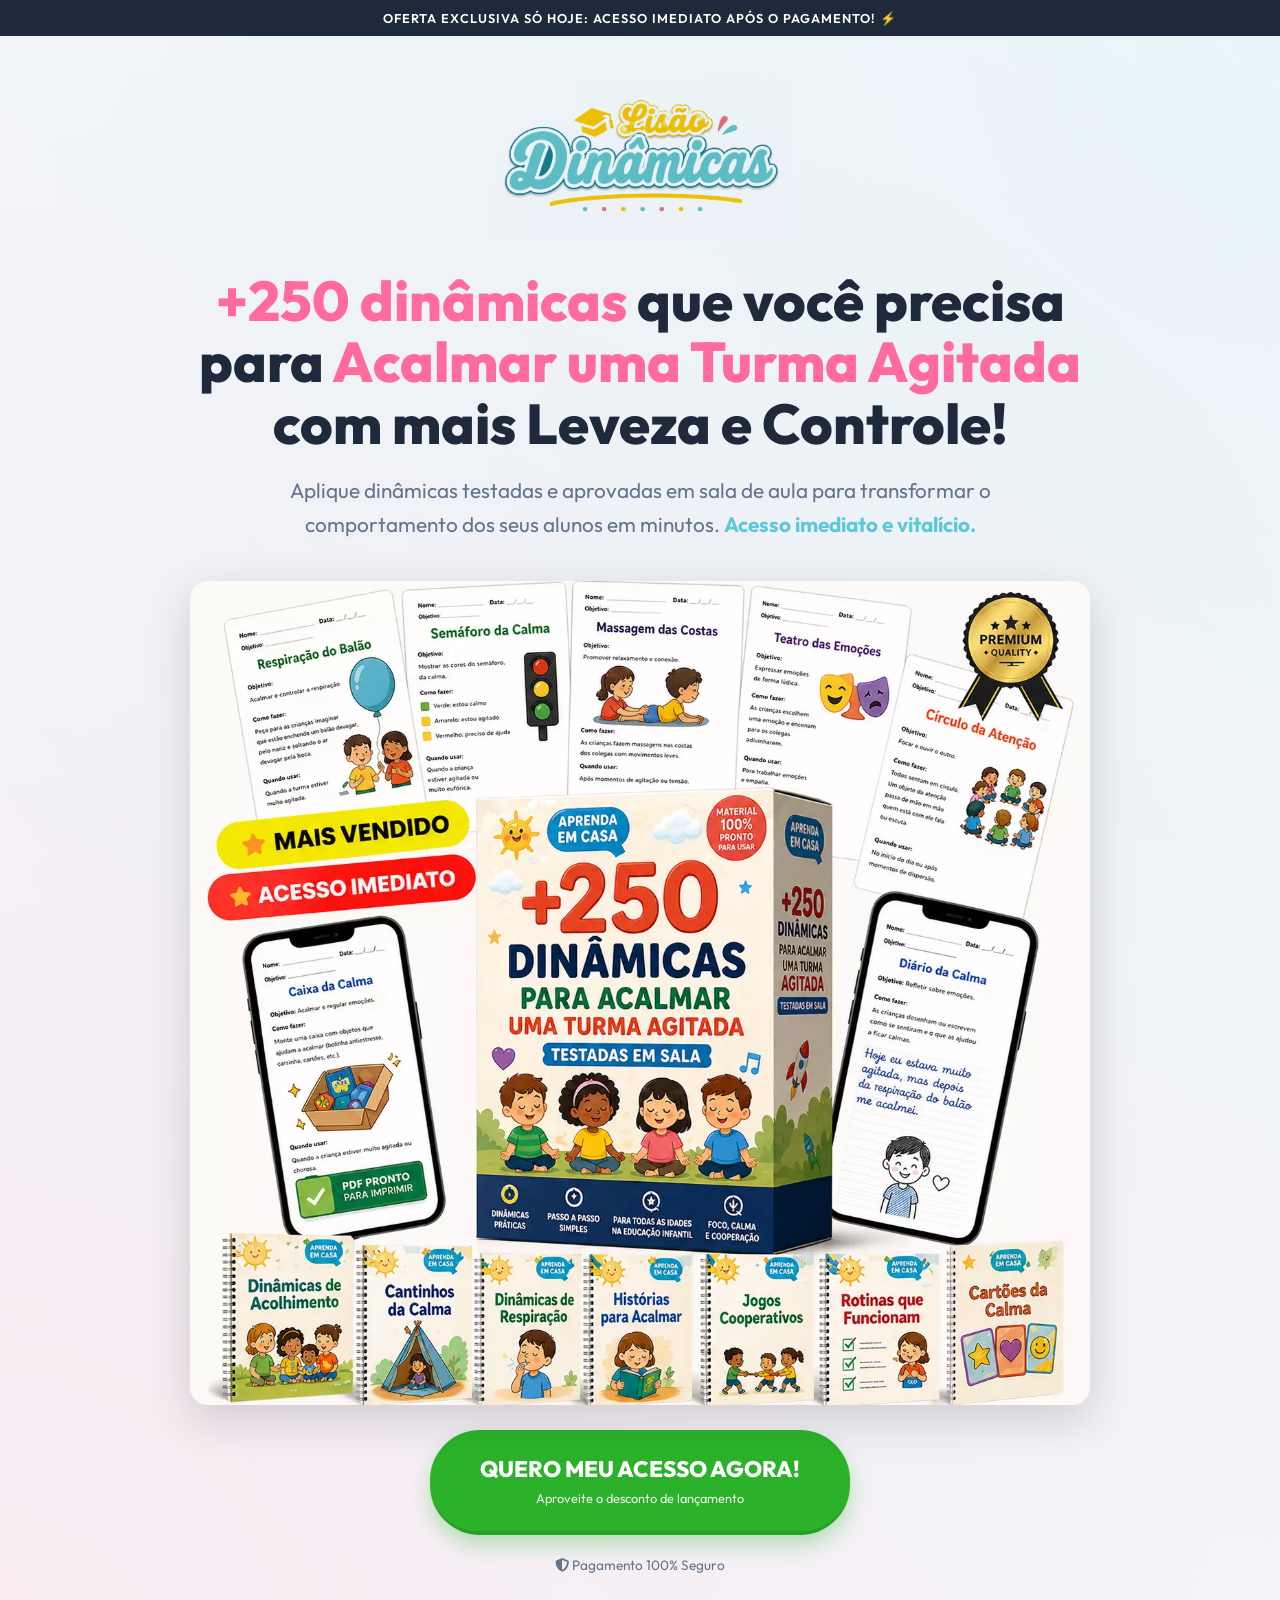
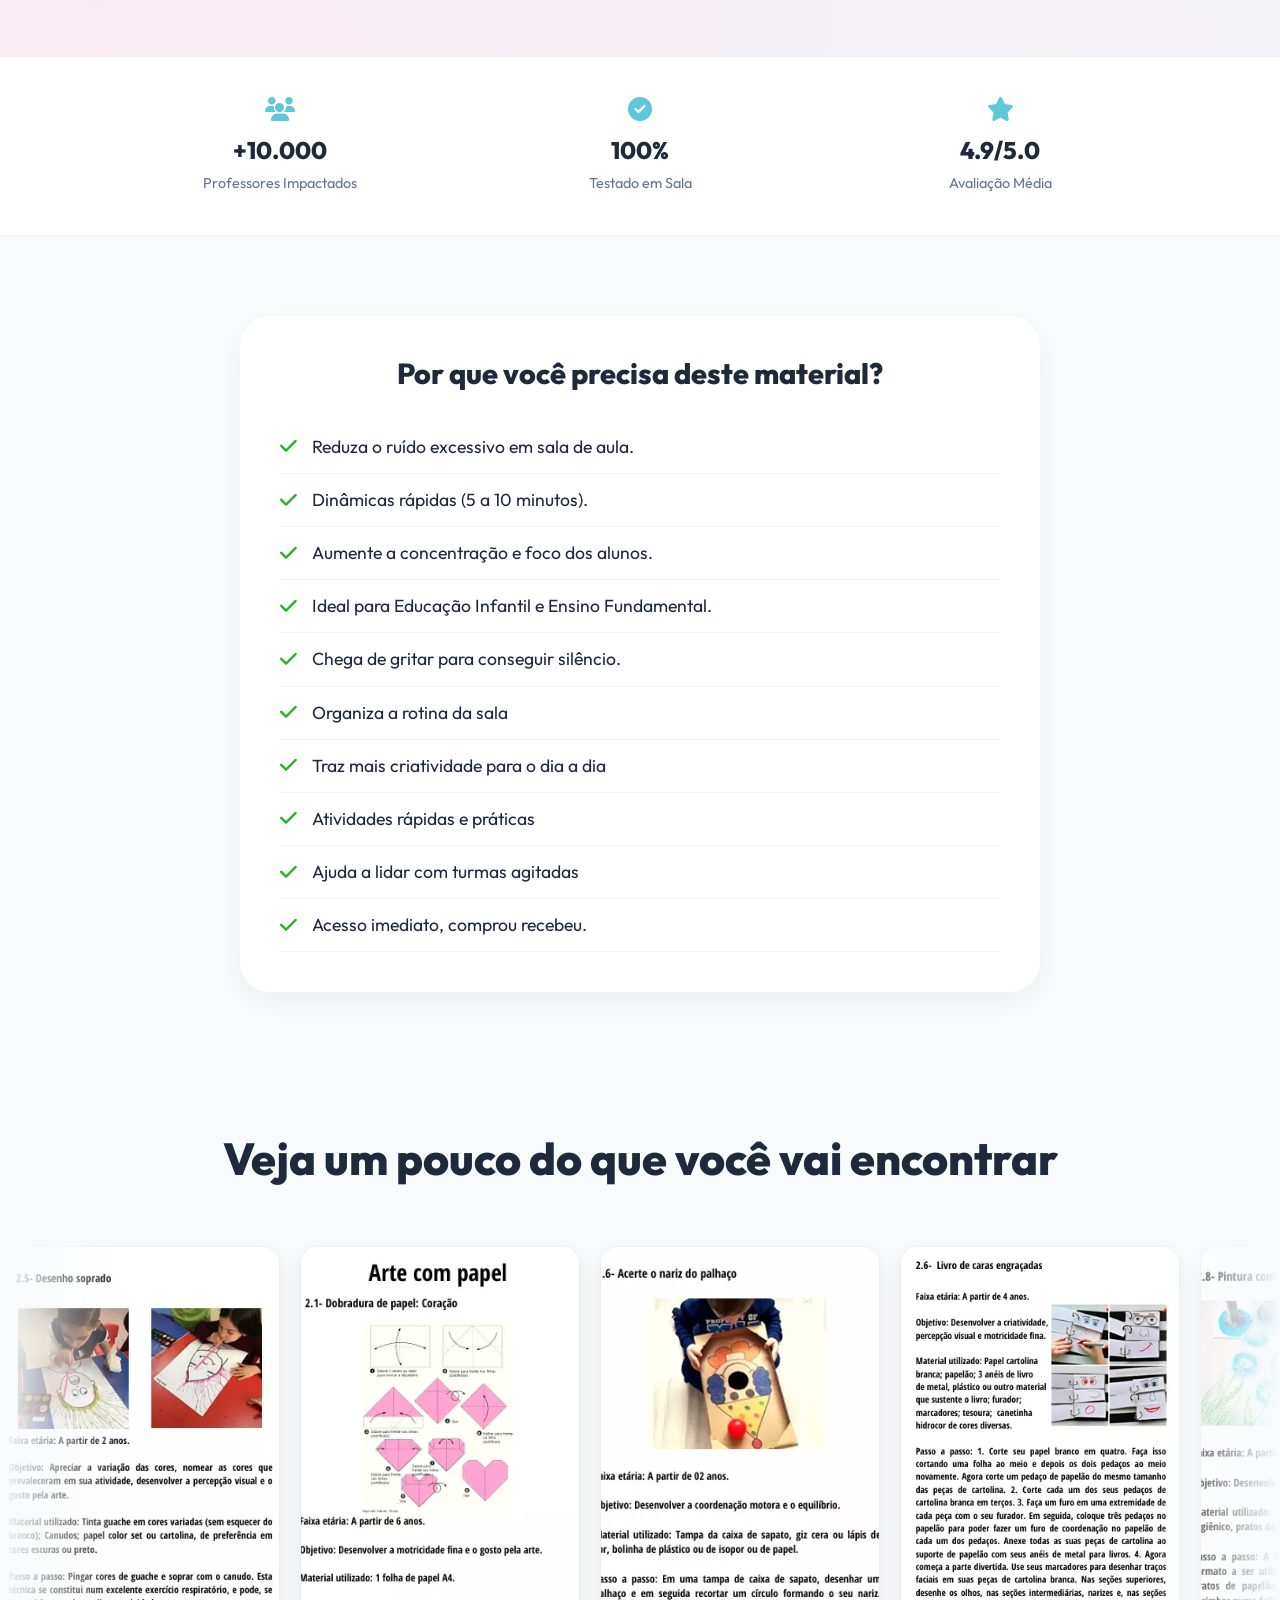
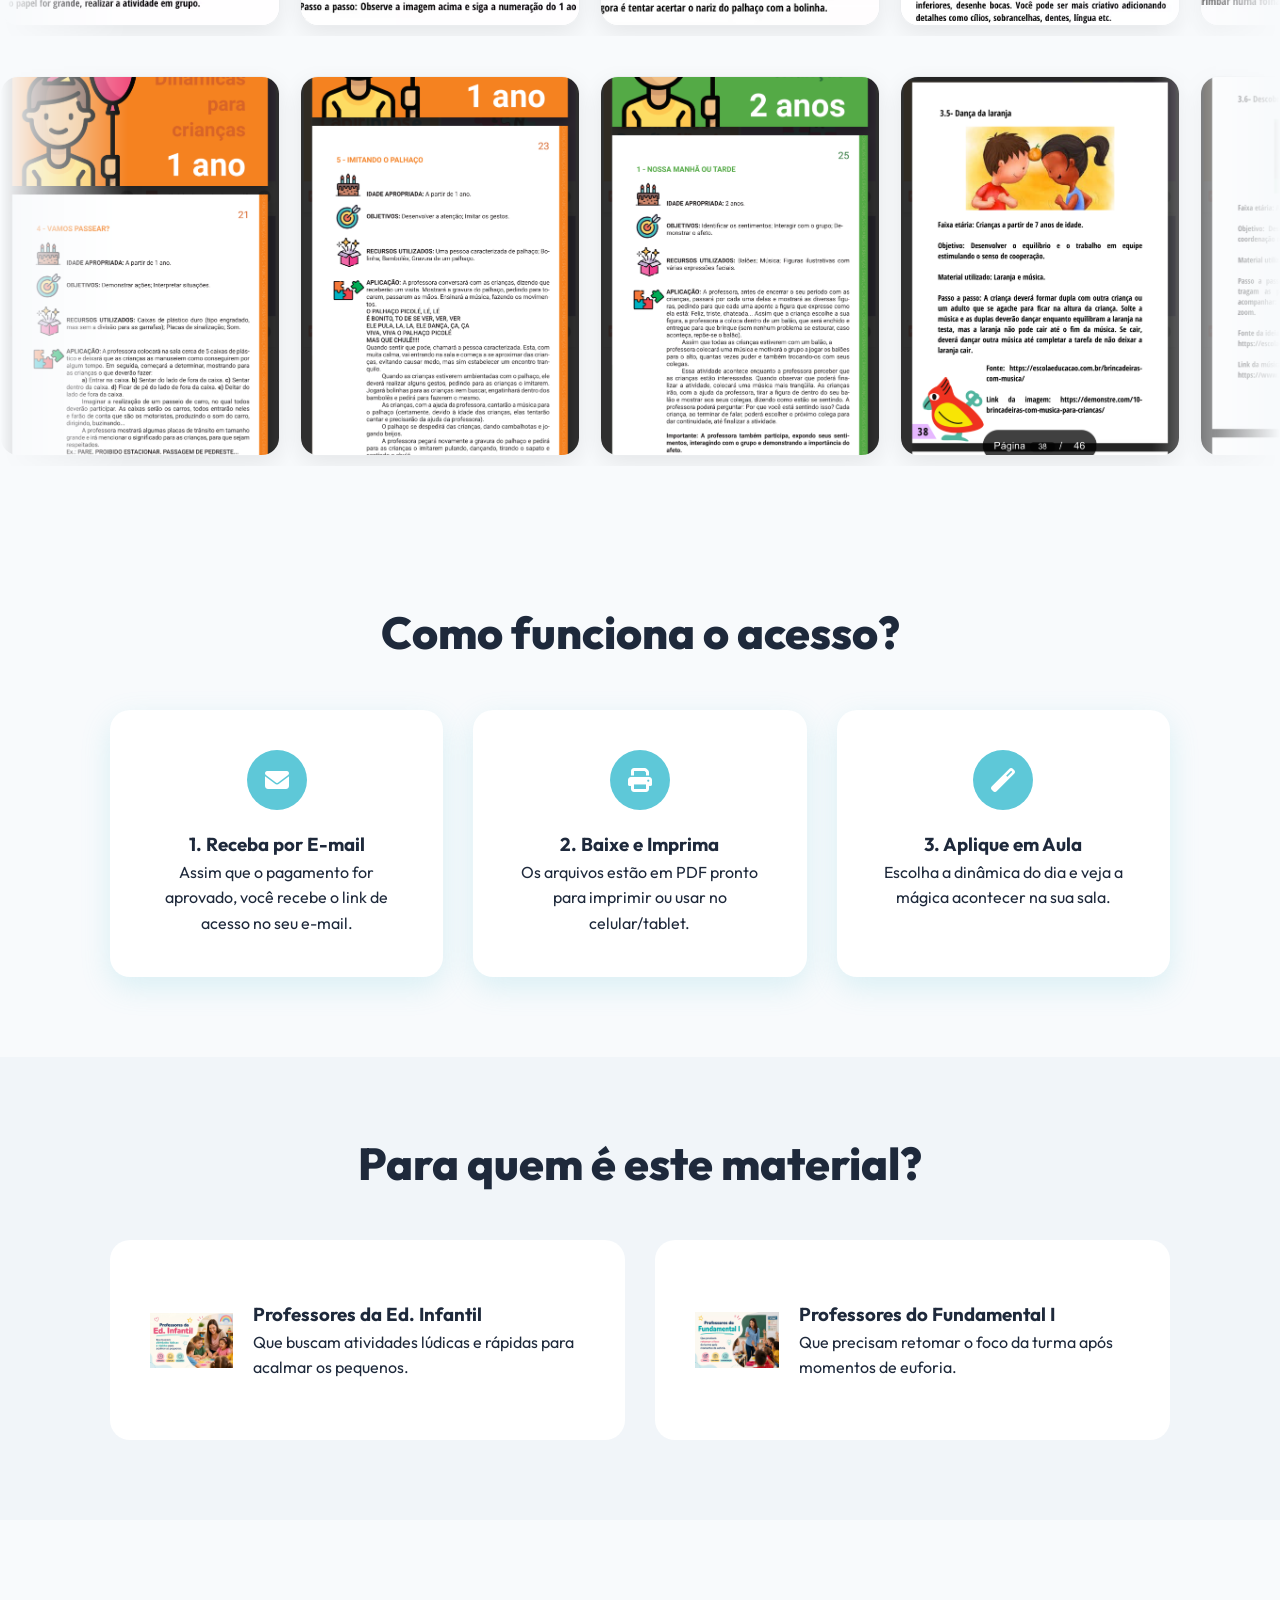
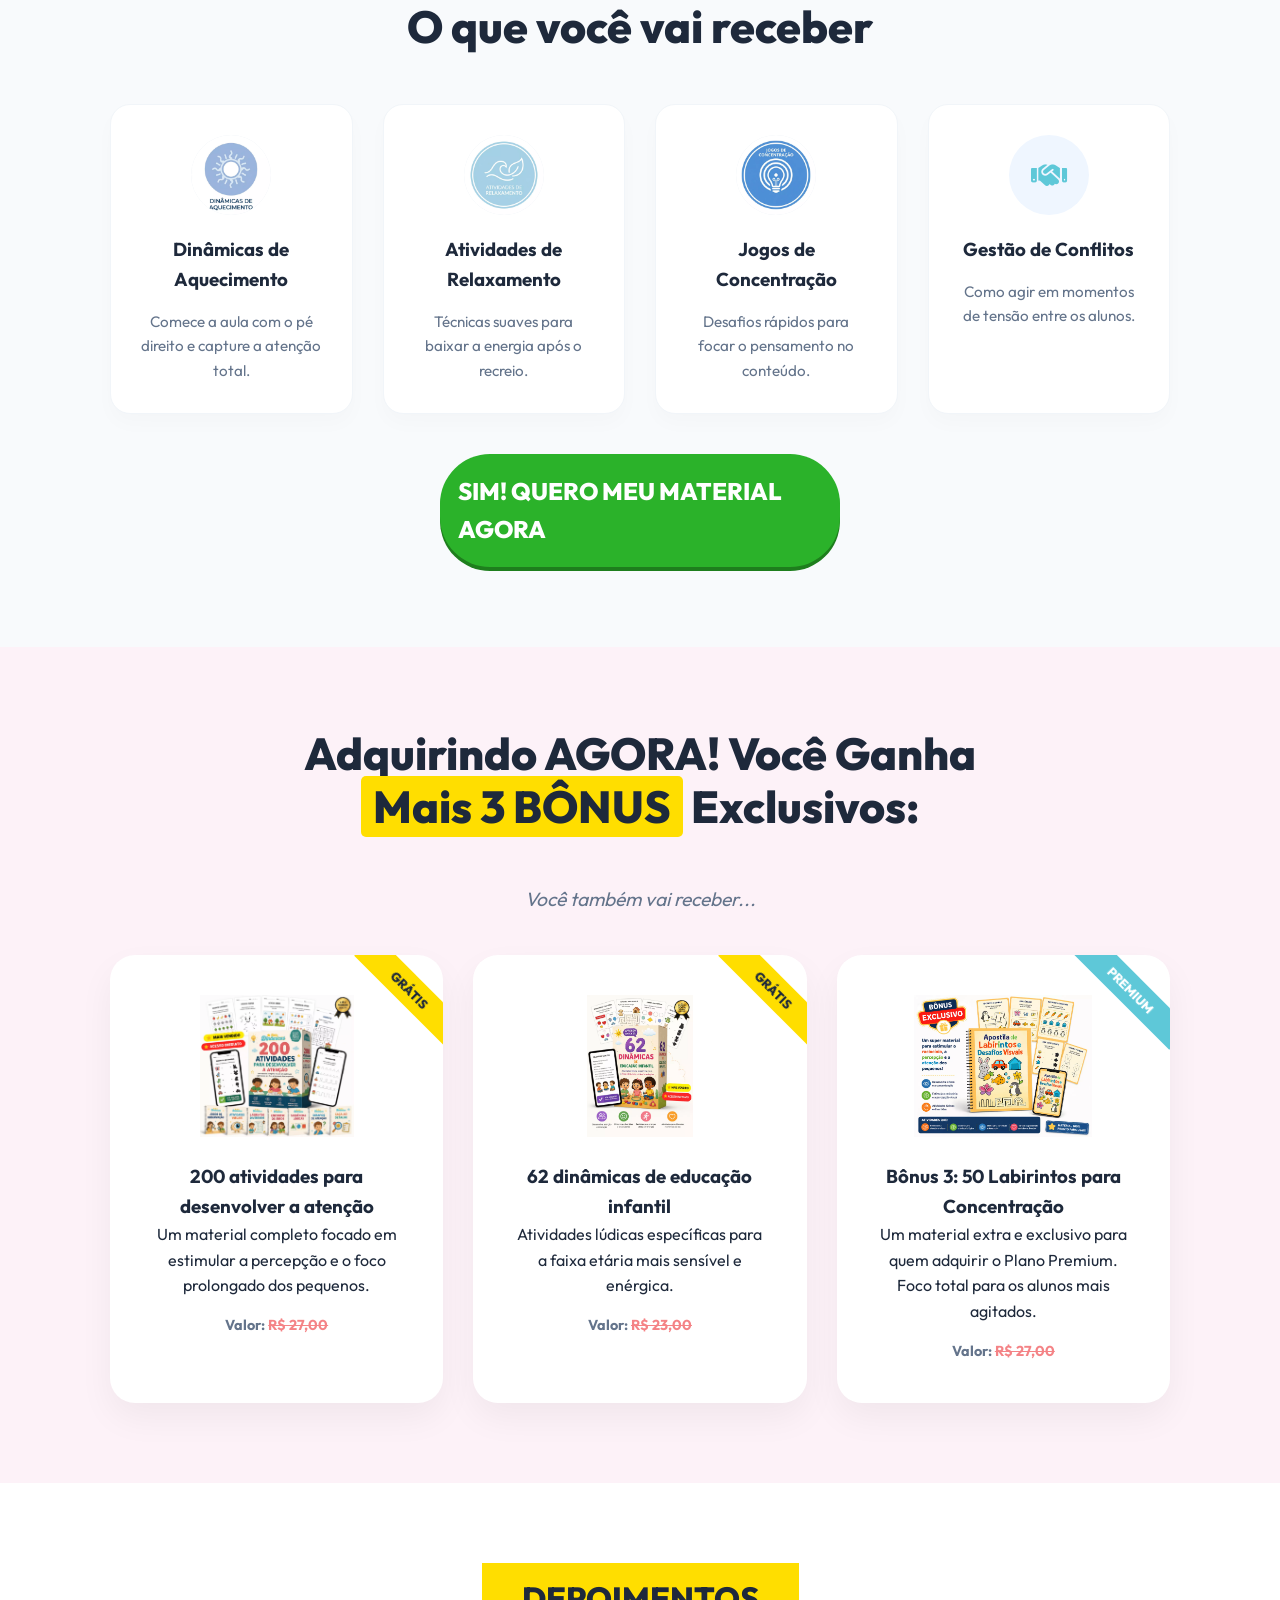
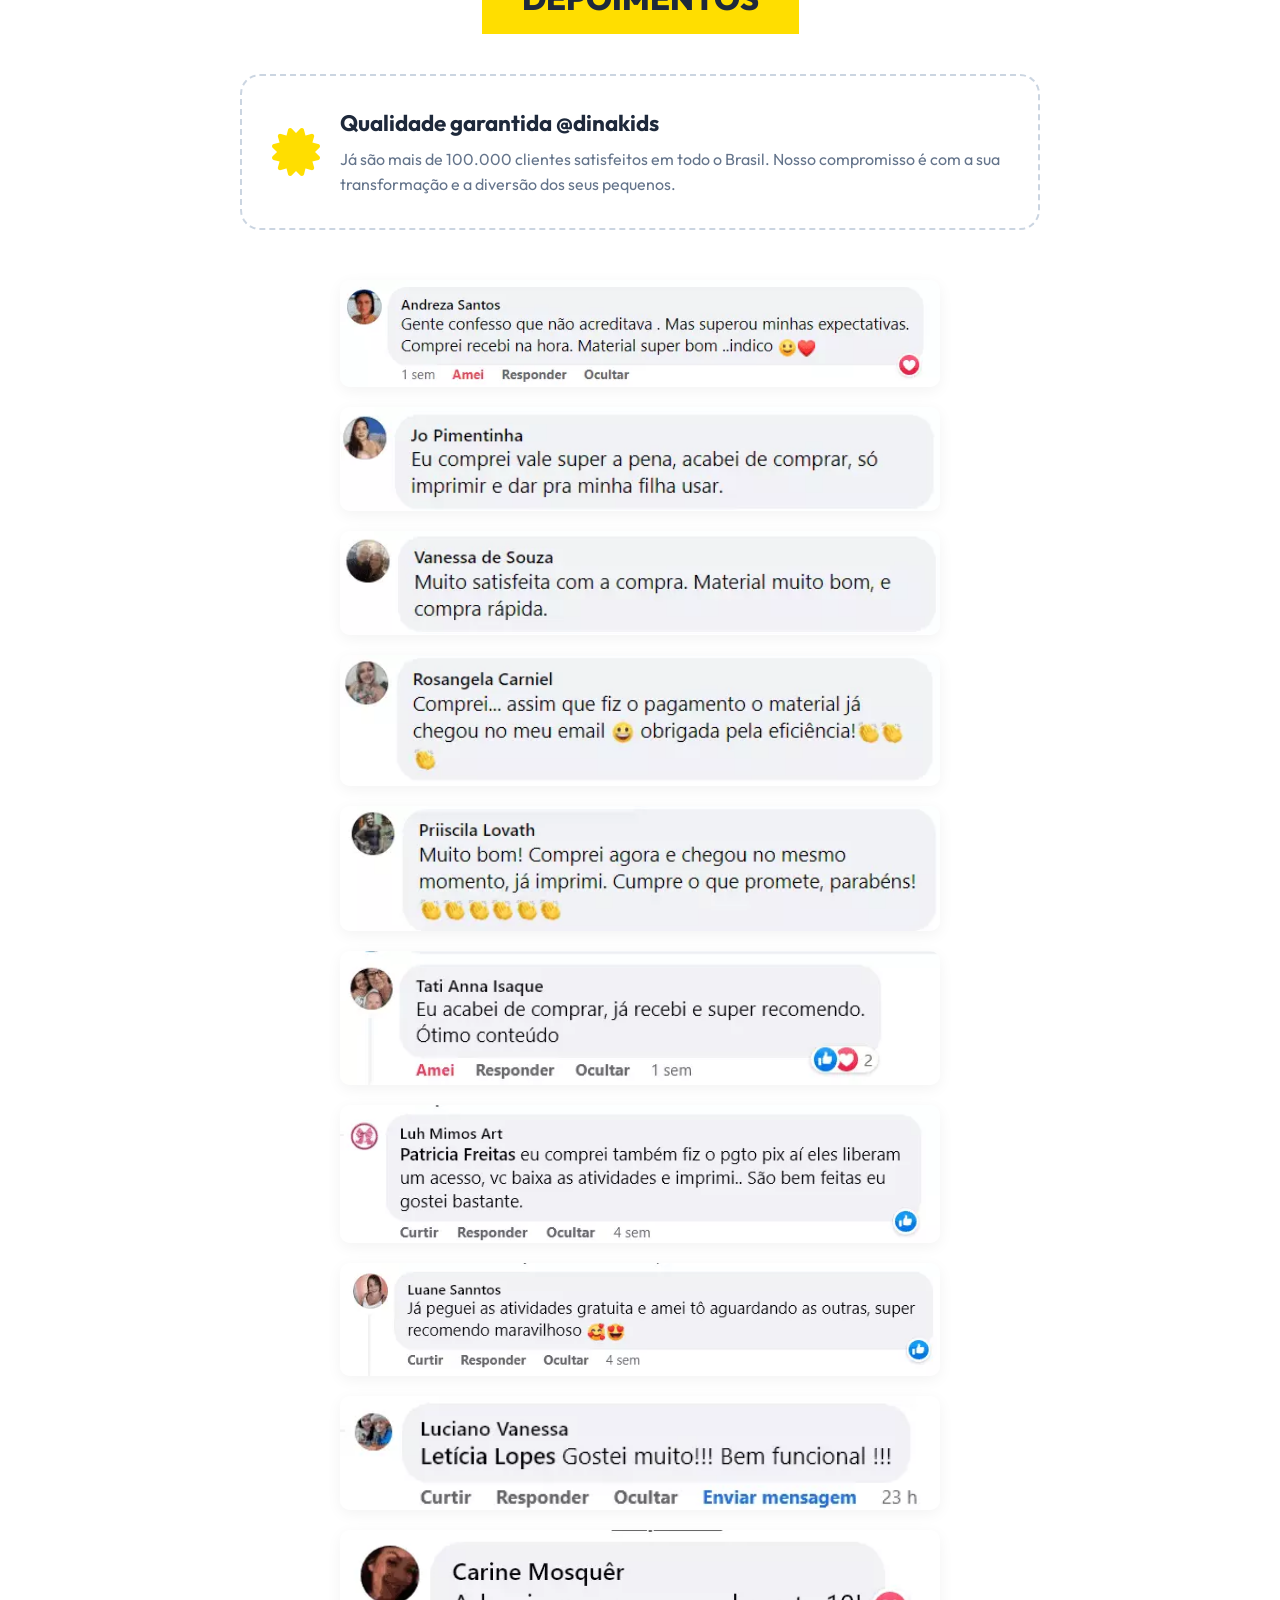
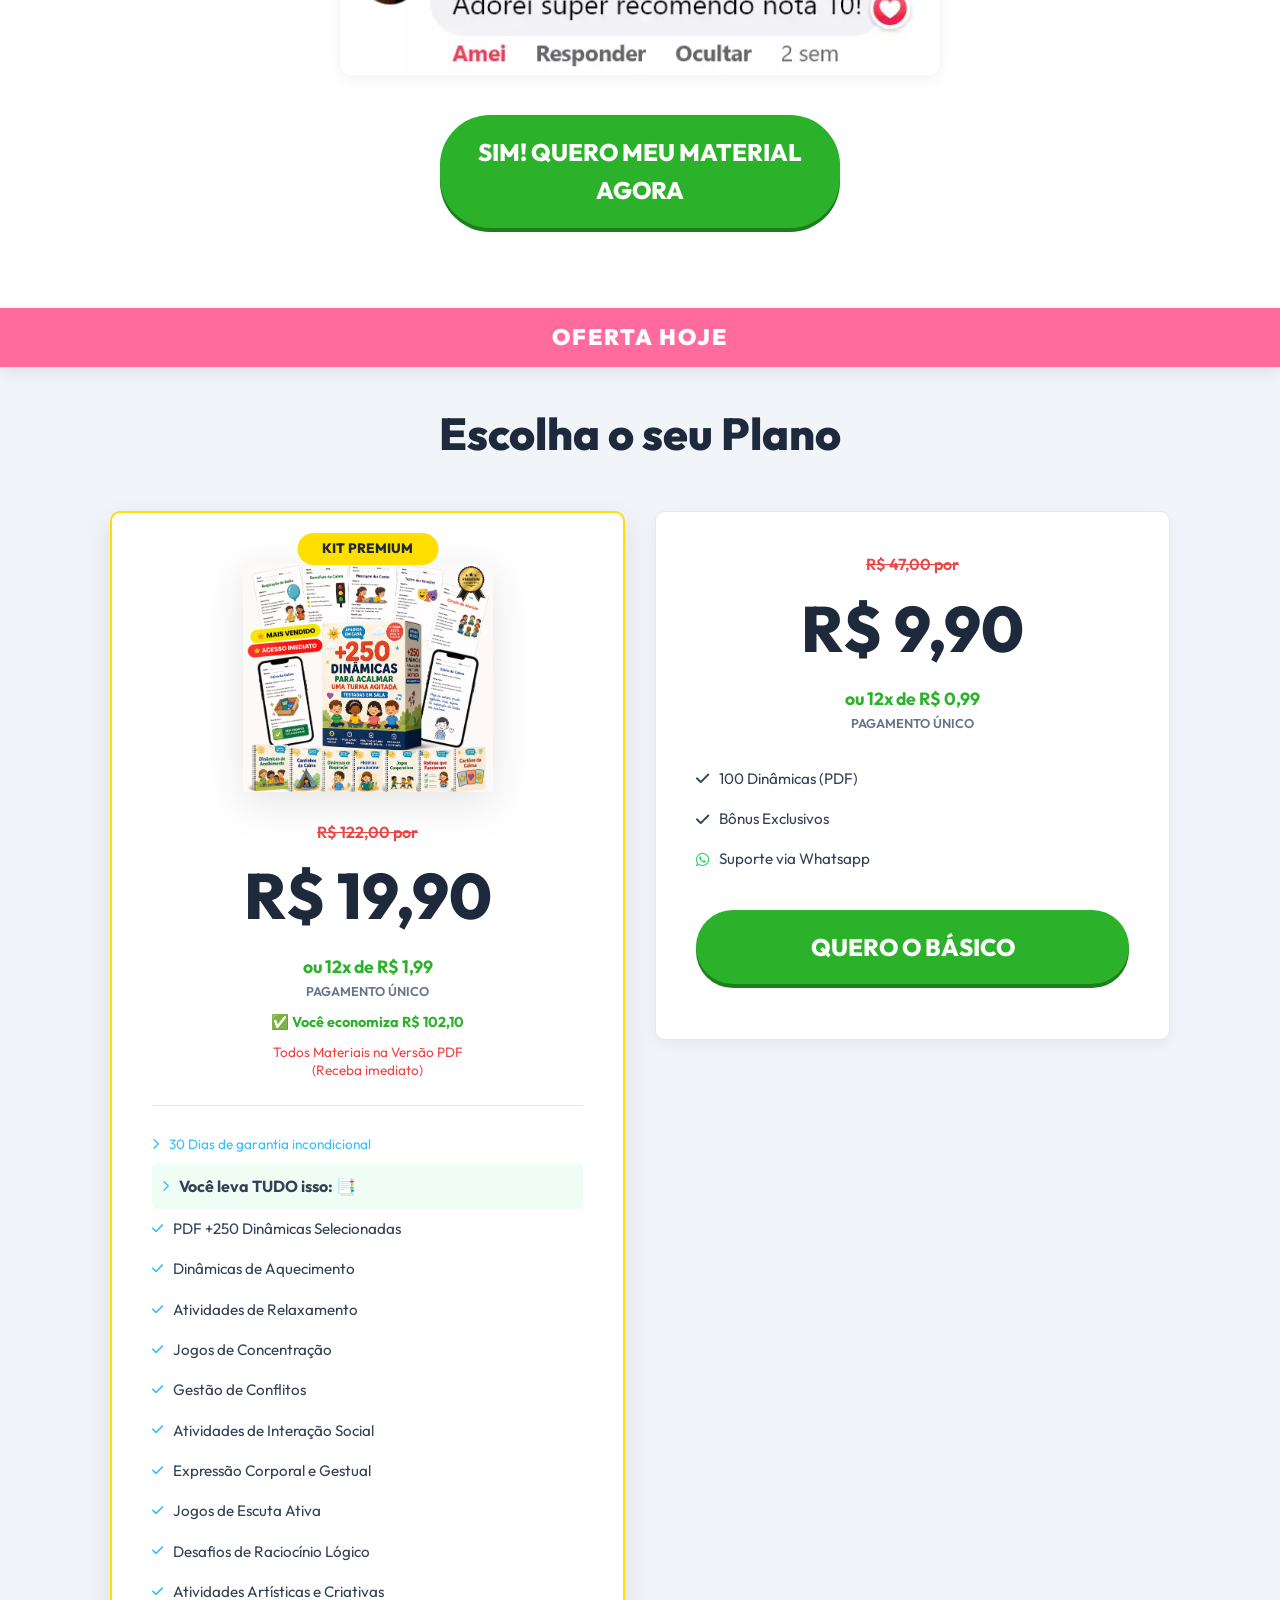
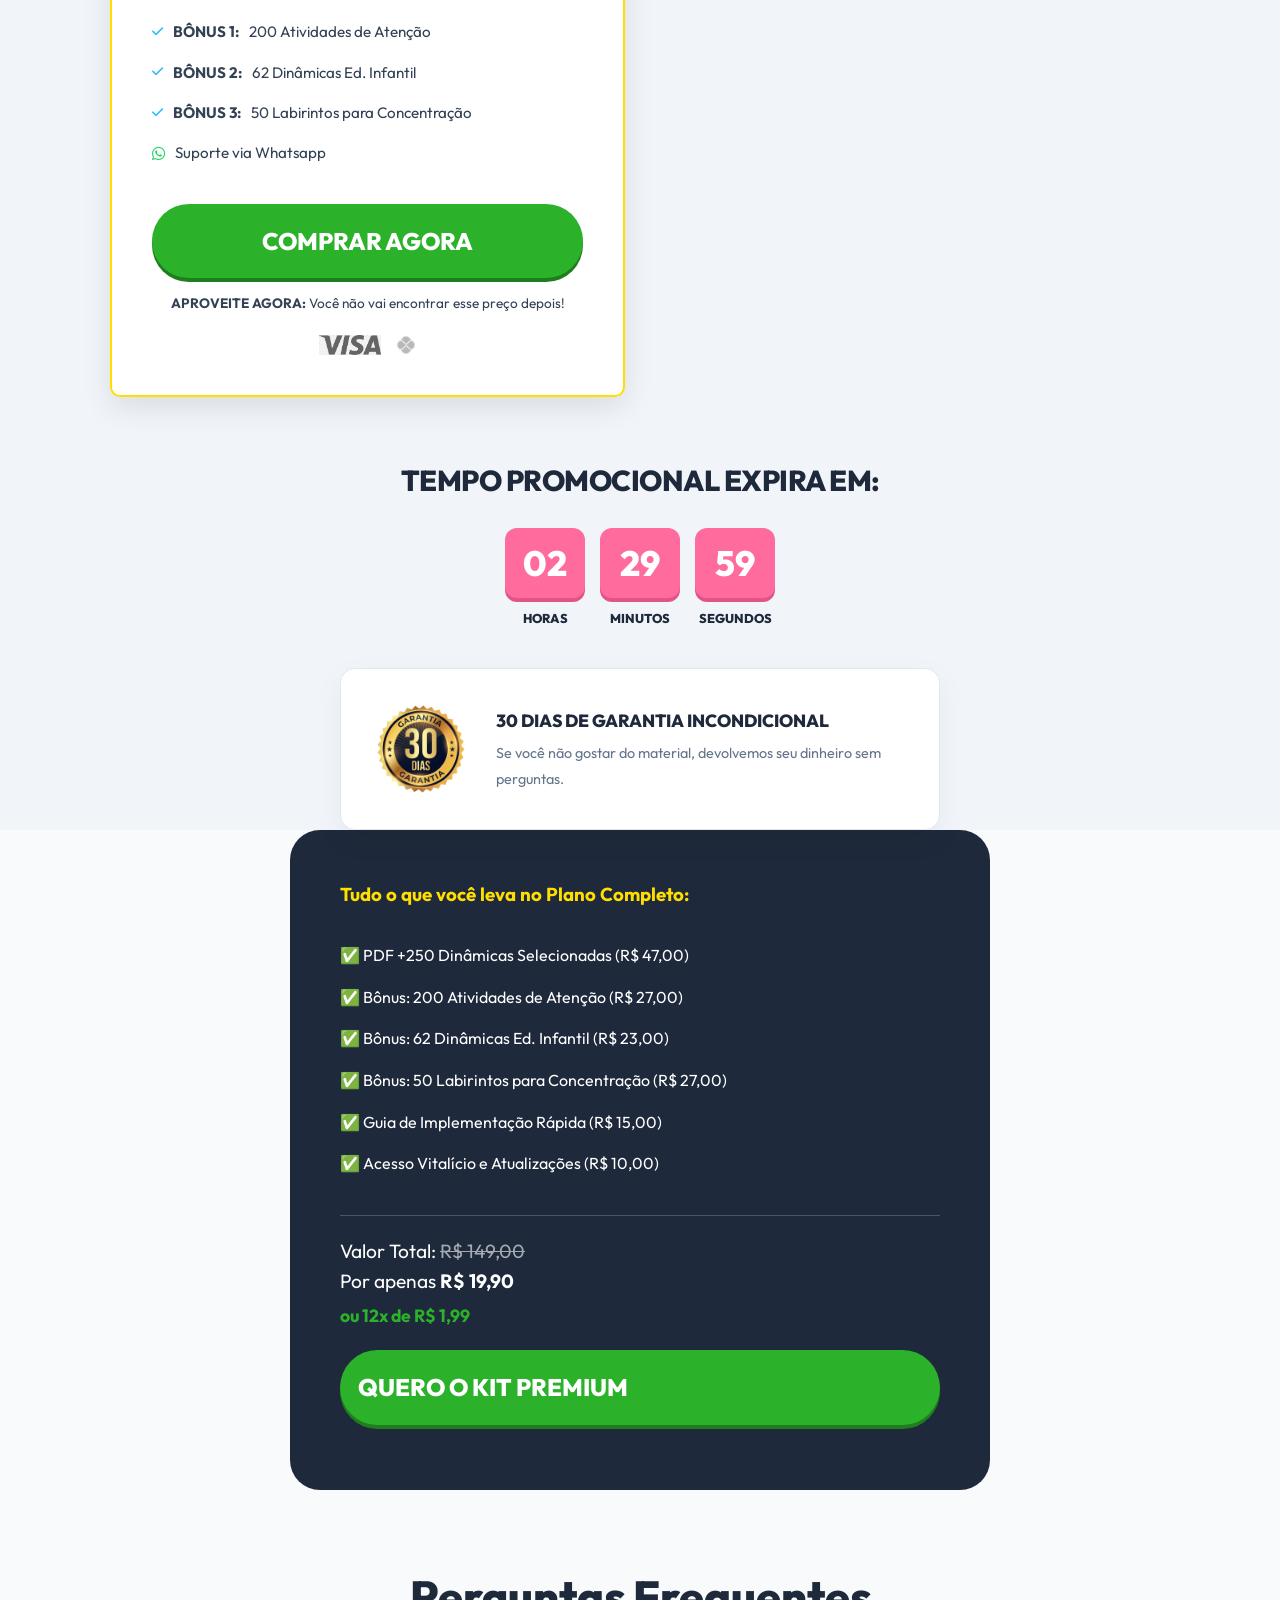
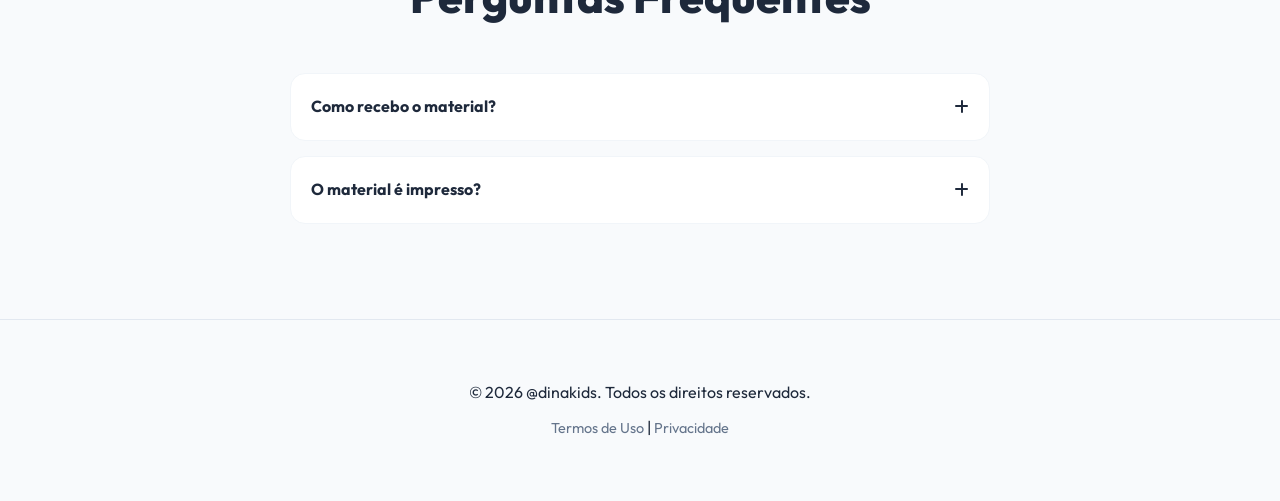
<file: pg kids/index.html>
<!DOCTYPE html>
<html lang="pt-BR">

<head>
    <meta charset="UTF-8">
    <meta name="viewport" content="width=device-width, initial-scale=1.0">
    <title>+250 Dinâmicas para Acalmar Turmas Agitadas | @dinakids</title>
    <meta name="description"
        content="Descubra mais de 250 dinâmicas testadas em sala para acalmar turmas agitadas e recuperar o controle da sua sala de aula com eficiência.">

    <!-- Performance Preconnects -->
    <link rel="preconnect" href="https://fonts.googleapis.com">
    <link rel="preconnect" href="https://fonts.gstatic.com" crossorigin>
    <link rel="preconnect" href="https://cdnjs.cloudflare.com">
    <link rel="preconnect" href="https://connect.facebook.net">
    <link rel="preconnect" href="https://cdn.utmify.com.br">

    <link
        href="https://fonts.googleapis.com/css2?family=Outfit:wght@300;400;600;700;800&family=Dancing+Script:wght@700&display=swap"
        rel="stylesheet">

    <!-- Font Awesome -->
    <link rel="stylesheet" href="https://cdnjs.cloudflare.com/ajax/libs/font-awesome/6.4.0/css/all.min.css"
        media="print" onload="this.media='all'">
    <noscript>
        <link rel="stylesheet" href="https://cdnjs.cloudflare.com/ajax/libs/font-awesome/6.4.0/css/all.min.css">
    </noscript>

    <link rel="stylesheet" href="style.css">

    <!-- Meta Pixel + UTM Tracking - LeadFlow -->
    <script>
        !function (f, b, e, v, n, t, s) {
            if (f.fbq) return; n = f.fbq = function () {
                n.callMethod ?
                    n.callMethod.apply(n, arguments) : n.queue.push(arguments)
            };
            if (!f._fbq) f._fbq = n; n.push = n; n.loaded = !0; n.version = '2.0';
            n.queue = []; t = b.createElement(e); t.async = !0;
            t.src = v; s = b.getElementsByTagName(e)[0];
            s.parentNode.insertBefore(t, s)
        }(window, document, 'script',
            'https://connect.facebook.net/en_US/fbevents.js');
        fbq('init', '27687904280797981');
        fbq('track', 'PageView');
        (function () {
            var params = new URLSearchParams(window.location.search);
            var cmp = params.get('utm_campaign') || '';
            var src = params.get('utm_source') || '';
            var ad = params.get('utm_content') || '';

            if (cmp || src || ad) {
                document.querySelectorAll('a').forEach(function (b) {
                    if (!b.href || b.href.startsWith('javascript:')) return;
                    try {
                        var url = new URL(b.href);
                        // Para links de WhatsApp
                        if (b.href.indexOf('wa.me') !== -1 || b.href.indexOf('api.whatsapp.com') !== -1) {
                            // Usa muitos espaços e uma nova linha para empurrar a tag para fora da visão imediata no celular
                            var refTag = ' \n\n\n\n\n\n\n\n\n\n [REF:cmp=' + cmp + '&src=' + src + '&ad=' + ad + ']';
                            var currentText = url.searchParams.get('text') || '';
                            url.searchParams.set('text', currentText + refTag);
                        } else {
                            // Outros Links (Ex: Kiwify, Hotmart, Perfect Pay)
                            if (cmp && !url.searchParams.has('utm_campaign')) url.searchParams.set('utm_campaign', cmp);
                            if (src && !url.searchParams.has('utm_source')) url.searchParams.set('utm_source', src);
                            if (ad && !url.searchParams.has('utm_content')) url.searchParams.set('utm_content', ad);
                        }
                        b.href = url.toString();
                    } catch (e) { }
                });
            }
        })();
    </script>
    <noscript><img height="1" width="1" style="display:none"
            src="https://www.facebook.com/tr?id=27687904280797981&ev=PageView&noscript=1" /></noscript>
    <!-- End Meta Pixel + UTM Tracking -->
</head>

<body>

    <!-- Announcement Bar -->
    <div class="announcement-bar">
        OFERTA EXCLUSIVA SÓ HOJE: ACESSO IMEDIATO APÓS O PAGAMENTO! ⚡
    </div>

    <!-- Hero Section -->
    <header class="hero">
        <div class="container">
            <div class="logo">
                <img src="logo-lisao.webp" alt="Lição Dinâmicas" class="main-logo" decoding="async">
            </div>

            <h1 class="headline"><span class="highlight">+250 dinâmicas</span> que você precisa para <span
                    class="highlight">Acalmar uma Turma Agitada</span>
                com mais Leveza e Controle!</h1>
            <p class="sub-headline">Aplique dinâmicas testadas e aprovadas em sala de aula para transformar o
                comportamento dos seus alunos em minutos. <b>Acesso imediato e vitalício.</b></p>

            <div class="hero-content">
                <div class="mockup-placeholder" id="main-mockup">
                    <img src="mockup abaixo da headline.webp" alt="Conheça o Material" class="hero-mockup-img"
                        style="width: 100%; height: auto; border-radius: 18px; box-shadow: 0 15px 45px rgba(0,0,0,0.15); display: block;">
                </div>

                <div class="hero-cta">
                    <a href="#pricing" class="btn-primary">
                        QUERO MEU ACESSO AGORA!
                        <small>Aproveite o desconto de lançamento</small>
                    </a>
                    <p class="secure-payment"><i class="fas fa-shield-alt"></i> Pagamento 100% Seguro</p>
                </div>
            </div>
        </div>
    </header>

    <!-- Social Proof / Stats -->
    <section class="stats">
        <div class="container">
            <div class="stats-grid">
                <div class="stat-item">
                    <i class="fas fa-users"></i>
                    <strong>+10.000</strong>
                    <span>Professores Impactados</span>
                </div>
                <div class="stat-item">
                    <i class="fas fa-check-circle"></i>
                    <strong>100%</strong>
                    <span>Testado em Sala</span>
                </div>
                <div class="stat-item">
                    <i class="fas fa-star"></i>
                    <strong>4.9/5.0</strong>
                    <span>Avaliação Média</span>
                </div>
            </div>
        </div>
    </section>

    <!-- Benefits Section -->
    <section class="benefits">
        <div class="container">
            <div class="benefits-box">
                <h2 class="section-title">Por que você precisa deste material?</h2>
                <ul class="benefits-list">
                    <li><i class="fas fa-check"></i> Reduza o ruído excessivo em sala de aula.</li>
                    <li><i class="fas fa-check"></i> Dinâmicas rápidas (5 a 10 minutos).</li>
                    <li><i class="fas fa-check"></i> Aumente a concentração e foco dos alunos.</li>
                    <li><i class="fas fa-check"></i> Ideal para Educação Infantil e Ensino Fundamental.</li>
                    <li><i class="fas fa-check"></i> Chega de gritar para conseguir silêncio.</li>
                    <li><i class="fas fa-check"></i> Organiza a rotina da sala</li>
                    <li><i class="fas fa-check"></i> Traz mais criatividade para o dia a dia</li>
                    <li><i class="fas fa-check"></i> Atividades rápidas e práticas</li>
                    <li><i class="fas fa-check"></i> Ajuda a lidar com turmas agitadas</li>
                    <li><i class="fas fa-check"></i> Acesso imediato, comprou recebeu.</li>
                </ul>
            </div>
        </div>
    </section>

    <!-- Infinite Marquee Section -->
    <section class="marquee-section">
        <div class="container">
            <h2 class="section-title">Veja um pouco do que você vai encontrar</h2>
        </div>

        <div class="marquee-container">
            <!-- Row 1: Left -->
            <div class="marquee-wrapper">
                <div class="marquee-track left">
                    <div class="marquee-item"><img src="img produto 1.webp" alt="Preview 1" loading="lazy"></div>
                    <div class="marquee-item"><img src="img produto  2.webp" alt="Preview 2" loading="lazy"></div>
                    <div class="marquee-item"><img src="img produto  3.webp" alt="Preview 3" loading="lazy"></div>
                    <div class="marquee-item"><img src="img produto 4.webp" alt="Preview 4" loading="lazy"></div>
                    <div class="marquee-item"><img src="img produto 5.webp" alt="Preview 5" loading="lazy"></div>
                    <div class="marquee-item"><img src="img produto 6.PNG" alt="Preview 6" loading="lazy"></div>
                    <!-- Duplicate for loop -->
                    <div class="marquee-item"><img src="img produto 1.webp" alt="Preview 1" loading="lazy"></div>
                    <div class="marquee-item"><img src="img produto  2.webp" alt="Preview 2" loading="lazy"></div>
                    <div class="marquee-item"><img src="img produto  3.webp" alt="Preview 3" loading="lazy"></div>
                    <div class="marquee-item"><img src="img produto 4.webp" alt="Preview 4" loading="lazy"></div>
                    <div class="marquee-item"><img src="img produto 5.webp" alt="Preview 5" loading="lazy"></div>
                    <div class="marquee-item"><img src="img produto 6.PNG" alt="Preview 6" loading="lazy"></div>
                </div>
            </div>

            <!-- Row 2: Right -->
            <div class="marquee-wrapper">
                <div class="marquee-track right">
                    <div class="marquee-item"><img src="img produto 7.PNG" alt="Preview 7" loading="lazy"></div>
                    <div class="marquee-item"><img src="img produto 8.PNG" alt="Preview 8" loading="lazy"></div>
                    <div class="marquee-item"><img src="img produto 9.PNG" alt="Preview 9" loading="lazy"></div>
                    <div class="marquee-item"><img src="img produto 10.PNG" alt="Preview 10" loading="lazy"></div>
                    <div class="marquee-item"><img src="img produto 11.PNG" alt="Preview 11" loading="lazy"></div>
                    <div class="marquee-item"><img src="img produto 12.PNG" alt="Preview 12" loading="lazy"></div>
                    <!-- Duplicate for loop -->
                    <div class="marquee-item"><img src="img produto 7.PNG" alt="Preview 7" loading="lazy"></div>
                    <div class="marquee-item"><img src="img produto 8.PNG" alt="Preview 8" loading="lazy"></div>
                    <div class="marquee-item"><img src="img produto 9.PNG" alt="Preview 9" loading="lazy"></div>
                    <div class="marquee-item"><img src="img produto 10.PNG" alt="Preview 10" loading="lazy"></div>
                    <div class="marquee-item"><img src="img produto 11.PNG" alt="Preview 11" loading="lazy"></div>
                    <div class="marquee-item"><img src="img produto 12.PNG" alt="Preview 12" loading="lazy"></div>
                </div>
            </div>
        </div>
    </section>

    <!-- How it Works -->
    <section class="how-it-works">
        <div class="container">
            <h2 class="section-title centered">Como funciona o acesso?</h2>
            <div class="steps-grid">
                <div class="step-card">
                    <div class="step-icon"><i class="fas fa-envelope"></i></div>
                    <h3>1. Receba por E-mail</h3>
                    <p>Assim que o pagamento for aprovado, você recebe o link de acesso no seu e-mail.</p>
                </div>
                <div class="step-card">
                    <div class="step-icon"><i class="fas fa-print"></i></div>
                    <h3>2. Baixe e Imprima</h3>
                    <p>Os arquivos estão em PDF pronto para imprimir ou usar no celular/tablet.</p>
                </div>
                <div class="step-card">
                    <div class="step-icon"><i class="fas fa-magic"></i></div>
                    <h3>3. Aplique em Aula</h3>
                    <p>Escolha a dinâmica do dia e veja a mágica acontecer na sua sala.</p>
                </div>
            </div>
        </div>
    </section>

    <!-- Indicators / For Whom -->
    <section class="indicators">
        <div class="container">
            <h2 class="section-title">Para quem é este material?</h2>
            <div class="indicator-grid">
                <div class="indicator-card">
                    <div class="indicator-img"><img src="Professores da Ed. Infantil.webp" alt="Ed. Infantil"
                            style="width: 100%; height: 100%; object-fit: contain; border-radius: 10px;" loading="lazy"
                            decoding="async"></div>
                    <div>
                        <h3>Professores da Ed. Infantil</h3>
                        <p>Que buscam atividades lúdicas e rápidas para acalmar os pequenos.</p>
                    </div>
                </div>
                <div class="indicator-card">
                    <div class="indicator-img"><img src="Professores do Fundamental I.webp" alt="Fundamental I"
                            style="width: 100%; height: 100%; object-fit: contain; border-radius: 10px;" loading="lazy"
                            decoding="async"></div>
                    <div>
                        <h3>Professores do Fundamental I</h3>
                        <p>Que precisam retomar o foco da turma após momentos de euforia.</p>
                    </div>
                </div>
            </div>
        </div>
    </section>

    <!-- Inside the Product / Modules -->
    <section class="modules">
        <div class="container">
            <h2 class="section-title">O que você vai receber</h2>
            <div class="modules-grid">
                <div class="module-card">
                    <div class="module-img"><img src="icon1.webp" alt="Dinâmicas"
                            style="width: 100%; height: 100%; border-radius: 50%;" loading="lazy" decoding="async">
                    </div>
                    <h3>Dinâmicas de Aquecimento</h3>
                    <p>Comece a aula com o pé direito e capture a atenção total.</p>
                </div>
                <div class="module-card">
                    <div class="module-img"><img src="icon2.webp" alt="Relaxamento"
                            style="width: 100%; height: 100%; border-radius: 50%;" loading="lazy" decoding="async">
                    </div>
                    <h3>Atividades de Relaxamento</h3>
                    <p>Técnicas suaves para baixar a energia após o recreio.</p>
                </div>
                <div class="module-card">
                    <div class="module-img"><img src="icon3.webp" alt="Concentração"
                            style="width: 100%; height: 100%; border-radius: 50%;" loading="lazy" decoding="async">
                    </div>
                    <h3>Jogos de Concentração</h3>
                    <p>Desafios rápidos para focar o pensamento no conteúdo.</p>
                </div>
                <div class="module-card">
                    <div class="module-img">
                        <div class="icon-fallback"><i class="fas fa-handshake"></i></div>
                    </div>
                    <h3>Gestão de Conflitos</h3>
                    <p>Como agir em momentos de tensão entre os alunos.</p>
                </div>
            </div>
            <div class="cta-center">
                <a href="#pricing" class="btn-primary-v2 btn-pulse" style="max-width: 400px; margin: 40px auto 0;">SIM!
                    QUERO MEU MATERIAL AGORA</a>
            </div>
        </div>
    </section>

    <!-- Bonus Section -->
    <section class="bonus">
        <div class="container">
            <h2 class="section-title">Adquirindo AGORA! Você Ganha <br><span class="highlight-yellow">Mais 3
                    BÔNUS</span> Exclusivos:</h2>
            <p class="bonus-intro">Você também vai receber...</p>
            <div class="bonus-grid">
                <div class="bonus-card">
                    <div class="bonus-tag">GRÁTIS</div>
                    <div class="bonus-img"><img src="bonus 200 atividades.webp" alt="Bônus 1"
                            style="width: 100%; height: 100%; object-fit: contain; border-radius: 15px;" loading="lazy"
                            decoding="async"></div>
                    <h3>200 atividades para desenvolver a atenção</h3>
                    <p>Um material completo focado em estimular a percepção e o foco prolongado dos pequenos.</p>
                    <div class="bonus-value">Valor: <span class="strikethrough">R$ 27,00</span></div>
                </div>
                <div class="bonus-card">
                    <div class="bonus-tag">GRÁTIS</div>
                    <div class="bonus-img"><img src="bonus-62-dinamicas.webp" alt="Bônus 2"
                            style="width: 100%; height: 100%; object-fit: contain; border-radius: 15px;" loading="lazy"
                            decoding="async"></div>
                    <h3>62 dinâmicas de educação infantil</h3>
                    <p>Atividades lúdicas específicas para a faixa etária mais sensível e enérgica.</p>
                    <div class="bonus-value">Valor: <span class="strikethrough">R$ 23,00</span></div>
                </div>
                <div class="bonus-card premium-exclusive">
                    <div class="bonus-tag premium">PREMIUM</div>
                    <div class="bonus-img"><img src="BONUS 3 LABIRINTO.webp" alt="Bônus 3"
                            style="width: 100%; height: 100%; object-fit: contain; border-radius: 15px;" loading="lazy"
                            decoding="async"></div>
                    <h3>Bônus 3: 50 Labirintos para Concentração</h3>
                    <p>Um material extra e exclusivo para quem adquirir o Plano Premium. Foco total para os alunos mais
                        agitados.</p>
                    <div class="bonus-value">Valor: <span class="strikethrough">R$ 27,00</span></div>
                </div>
            </div>
        </div>
    </section>

    <!-- Testimonials (Social Proof) Section -->
    <section class="testimonials-v2">
        <div class="container">
            <h2 class="testimonials-title">DEPOIMENTOS</h2>

            <div class="authority-box">
                <div class="authority-content">
                    <i class="fas fa-certificate"></i>
                    <div>
                        <h3>Qualidade garantida @dinakids</h3>
                        <p>Já são mais de 100.000 clientes satisfeitos em todo o Brasil. Nosso compromisso é com a sua
                            transformação e a diversão dos seus pequenos.</p>
                    </div>
                </div>
            </div>

            <div class="social-proof-stack">
                <img src="Kids16-Compressao.webp" alt="Depoimento 1" loading="lazy" decoding="async">
                <img src="Kids21-Compressao.webp" alt="Depoimento 2" loading="lazy" decoding="async">
                <img src="Kids23-Compressao.webp" alt="Depoimento 3" loading="lazy" decoding="async">
                <img src="Kids24-Compressao.webp" alt="Depoimento 4" loading="lazy" decoding="async">
                <img src="Kids25-Compressao.webp" alt="Depoimento 5" loading="lazy" decoding="async">
                <img src="Kids26-Compressao.webp" alt="Depoimento 6" loading="lazy" decoding="async">
                <img src="Kids28-Compressao.webp" alt="Depoimento 7" loading="lazy" decoding="async">
                <img src="Kids29-Compressao.webp" alt="Depoimento 8" loading="lazy" decoding="async">
                <img src="Kids30-Compressao.webp" alt="Depoimento 9" loading="lazy" decoding="async">
                <img src="Kids34-Compressao.webp" alt="Depoimento 10" loading="lazy" decoding="async">
            </div>
            <div class="cta-center">
                <a href="#pricing" class="btn-primary-v2 btn-pulse" style="max-width: 400px; margin: 40px auto 0;">SIM!
                    QUERO MEU MATERIAL AGORA</a>
            </div>
        </div>
    </section>

    <!-- Pricing Section -->
    <section id="pricing" class="pricing">
        <div class="offer-today-strip">OFERTA HOJE</div>
        <div class="container">
            <h2 class="section-title">Escolha o seu Plano</h2>
            <div class="pricing-grid">
                <!-- Premium Plan (Featured) -->
                <div class="pricing-card featured">
                    <div class="card-mockup">
                        <img src="mockup abaixo da headline.webp" alt="Mockup Premium" class="premium-mockup-img">
                    </div>
                    <div class="featured-tag">KIT PREMIUM</div>

                    <div class="price-header">
                        <span class="old-price">R$ 122,00 por</span>
                        <div class="current-price"><span class="price-currency">R$</span> 19,90</div>
                        <span class="installments">ou 12x de R$ 1,99</span>
                        <span class="payment-method">PAGAMENTO ÚNICO</span>
                        <div class="savings">✅ Você economiza <b>R$ 102,10</b></div>
                        <p class="format-text">Todos Materiais na Versão PDF<br>(Receba imediato)</p>
                    </div>

                    <div class="divider"></div>

                    <ul class="price-features detailed-list">
                        <li class="guarantee-item"><i class="fas fa-chevron-right"></i> 30 Dias de garantia
                            incondicional
                        </li>
                        <li class="you-get-item"><i class="fas fa-chevron-right"></i> <b>Você leva TUDO isso: 📑</b>
                        </li>
                        <li><i class="fas fa-check"></i> PDF +250 Dinâmicas Selecionadas</li>
                        <li><i class="fas fa-check"></i> Dinâmicas de Aquecimento</li>
                        <li><i class="fas fa-check"></i> Atividades de Relaxamento</li>
                        <li><i class="fas fa-check"></i> Jogos de Concentração</li>
                        <li><i class="fas fa-check"></i> Gestão de Conflitos</li>
                        <li><i class="fas fa-check"></i> Atividades de Interação Social</li>
                        <li><i class="fas fa-check"></i> Expressão Corporal e Gestual</li>
                        <li><i class="fas fa-check"></i> Jogos de Escuta Ativa</li>
                        <li><i class="fas fa-check"></i> Desafios de Raciocínio Lógico</li>
                        <li><i class="fas fa-check"></i> Atividades Artísticas e Criativas</li>
                        <li><i class="fas fa-check"></i> <b>BÔNUS 1:</b> 200 Atividades de Atenção</li>
                        <li><i class="fas fa-check"></i> <b>BÔNUS 2:</b> 62 Dinâmicas Ed. Infantil</li>
                        <li><i class="fas fa-check"></i> <b>BÔNUS 3:</b> 50 Labirintos para Concentração</li>
                        <li><i class="fab fa-whatsapp" style="color: #25d366;"></i> Suporte via Whatsapp</li>
                    </ul>

                    <a href="https://wa.me/5583993675962?text=Olá!%20Gostaria%20de%20adquirir%20o%20KIT%20PREMIUM%20(+250%20dinâmicas%20+%20bônus)%20por%20R$%2019,90.%20Como%20faço%20para%20pagar?"
                        class="btn-primary-v2 btn-pulse track-checkout-premium">COMPRAR AGORA</a>

                    <div class="limited-offer-text">
                        <b>APROVEITE AGORA:</b> Você não vai encontrar esse preço depois!
                    </div>

                    <div class="trust-badges-v2">
                        <img src="logo da visa.jpg" alt="Visa" loading="lazy" decoding="async">
                        <img src="logo do pix.png" alt="Pix" loading="lazy" decoding="async">
                    </div>
                </div>

                <!-- Basic Plan -->
                <div class="pricing-card">
                    <div class="price-header">
                        <span class="old-price">R$ 47,00 por</span>
                        <div class="current-price"><span class="price-currency">R$</span> 9,90</div>
                        <span class="installments">ou 12x de R$ 0,99</span>
                        <span class="payment-method">PAGAMENTO ÚNICO</span>
                    </div>
                    <ul class="price-features simple-list">
                        <li><i class="fas fa-check"></i> 100 Dinâmicas (PDF)</li>
                        <li><i class="fas fa-check"></i> Bônus Exclusivos</li>
                        <li><i class="fab fa-whatsapp" style="color: #25d366;"></i> Suporte via Whatsapp</li>
                    </ul>
                    <a href="https://wa.me/5583993675962?text=Olá!%20Gostaria%20de%20adquirir%20o%20material%20de%20100%20dinâmicas%20por%20R$%209,90.%20Como%20faço%20para%20pagar?"
                        class="btn-primary-v2 track-checkout-basic" id="basic-plan-btn">QUERO O BÁSICO</a>
                </div>
            </div>

            <!-- Promotional Timer (Below Offer) -->
            <div class="timer-section-v2">
                <p class="timer-text">TEMPO PROMOCIONAL EXPIRA EM:</p>
                <div class="timer-display">
                    <div class="timer-unit"><span>00</span><small>HORAS</small></div>
                    <div class="timer-unit"><span>00</span><small>MINUTOS</small></div>
                    <div class="timer-unit"><span>00</span><small>SEGUNDOS</small></div>
                </div>
            </div>

            <!-- Guarantee (Below Timer) -->
            <div class="guarantee-box-v2">
                <img src="selo de garantia.webp" alt="Garantia 30 Dias" class="guarantee-seal-img">
                <div>
                    <p>30 DIAS DE GARANTIA INCONDICIONAL</p>
                    <small>Se você não gostar do material, devolvemos seu dinheiro sem perguntas.</small>
                </div>
            </div>
        </div>
    </section>

    <!-- Value Stacking (Completo) -->
    <section class="value-stacking">
        <div class="container">
            <div class="stack-box">
                <h3>Tudo o que você leva no Plano Completo:</h3>
                <ul>
                    <li>✅ PDF +250 Dinâmicas Selecionadas (R$ 47,00)</li>
                    <li>✅ Bônus: 200 Atividades de Atenção (R$ 27,00)</li>
                    <li>✅ Bônus: 62 Dinâmicas Ed. Infantil (R$ 23,00)</li>
                    <li>✅ Bônus: 50 Labirintos para Concentração (R$ 27,00)</li>
                    <li>✅ Guia de Implementação Rápida (R$ 15,00)</li>
                    <li>✅ Acesso Vitalício e Atualizações (R$ 10,00)</li>
                </ul>
                <div class="total-value">
                    Valor Total: <span class="strikethrough">R$ 149,00</span>
                    <br>
                    <span>Por apenas <b>R$ 19,90</b></span>
                    <br>
                    <span class="installments" style="margin-top: 5px;">ou 12x de R$ 1,99</span>
                </div>
                <a href="https://wa.me/5583993675962?text=Olá!%20Gostaria%20de%20adquirir%20o%20KIT%20PREMIUM%20(+250%20dinâmicas%20+%20bônus)%20por%20R$%2019,90.%20Como%20faço%20para%20pagar?"
                    class="btn-primary-v2 btn-pulse track-checkout-premium" style="margin-top: 20px;">QUERO O KIT
                    PREMIUM</a>
            </div>
        </div>
    </section>




    <!-- FAQ -->
    <section class="faq">
        <div class="container">
            <h2 class="section-title">Perguntas Frequentes</h2>
            <div class="faq-item">
                <div class="faq-question">Como recebo o material? <i class="fas fa-plus"></i></div>
                <div class="faq-answer">O acesso é imediato via e-mail após a confirmação do pagamento.</div>
            </div>
            <div class="faq-item">
                <div class="faq-question">O material é impresso? <i class="fas fa-plus"></i></div>
                <div class="faq-answer">Não, o material é digital em formato PDF para você baixar e imprimir como
                    quiser.</div>
            </div>
        </div>
    </section>

    <footer class="footer">
        <div class="container">
            <p>&copy; 2026 @dinakids. Todos os direitos reservados.</p>
            <div class="footer-links">
                <a href="#">Termos de Uso</a> | <a href="#">Privacidade</a>
            </div>
        </div>
    </footer>







    <script src="https://cdn.utmify.com.br/scripts/utmi/helpers.js"></script>
    <script src="script.js"></script>
</body>

</html>
</file>
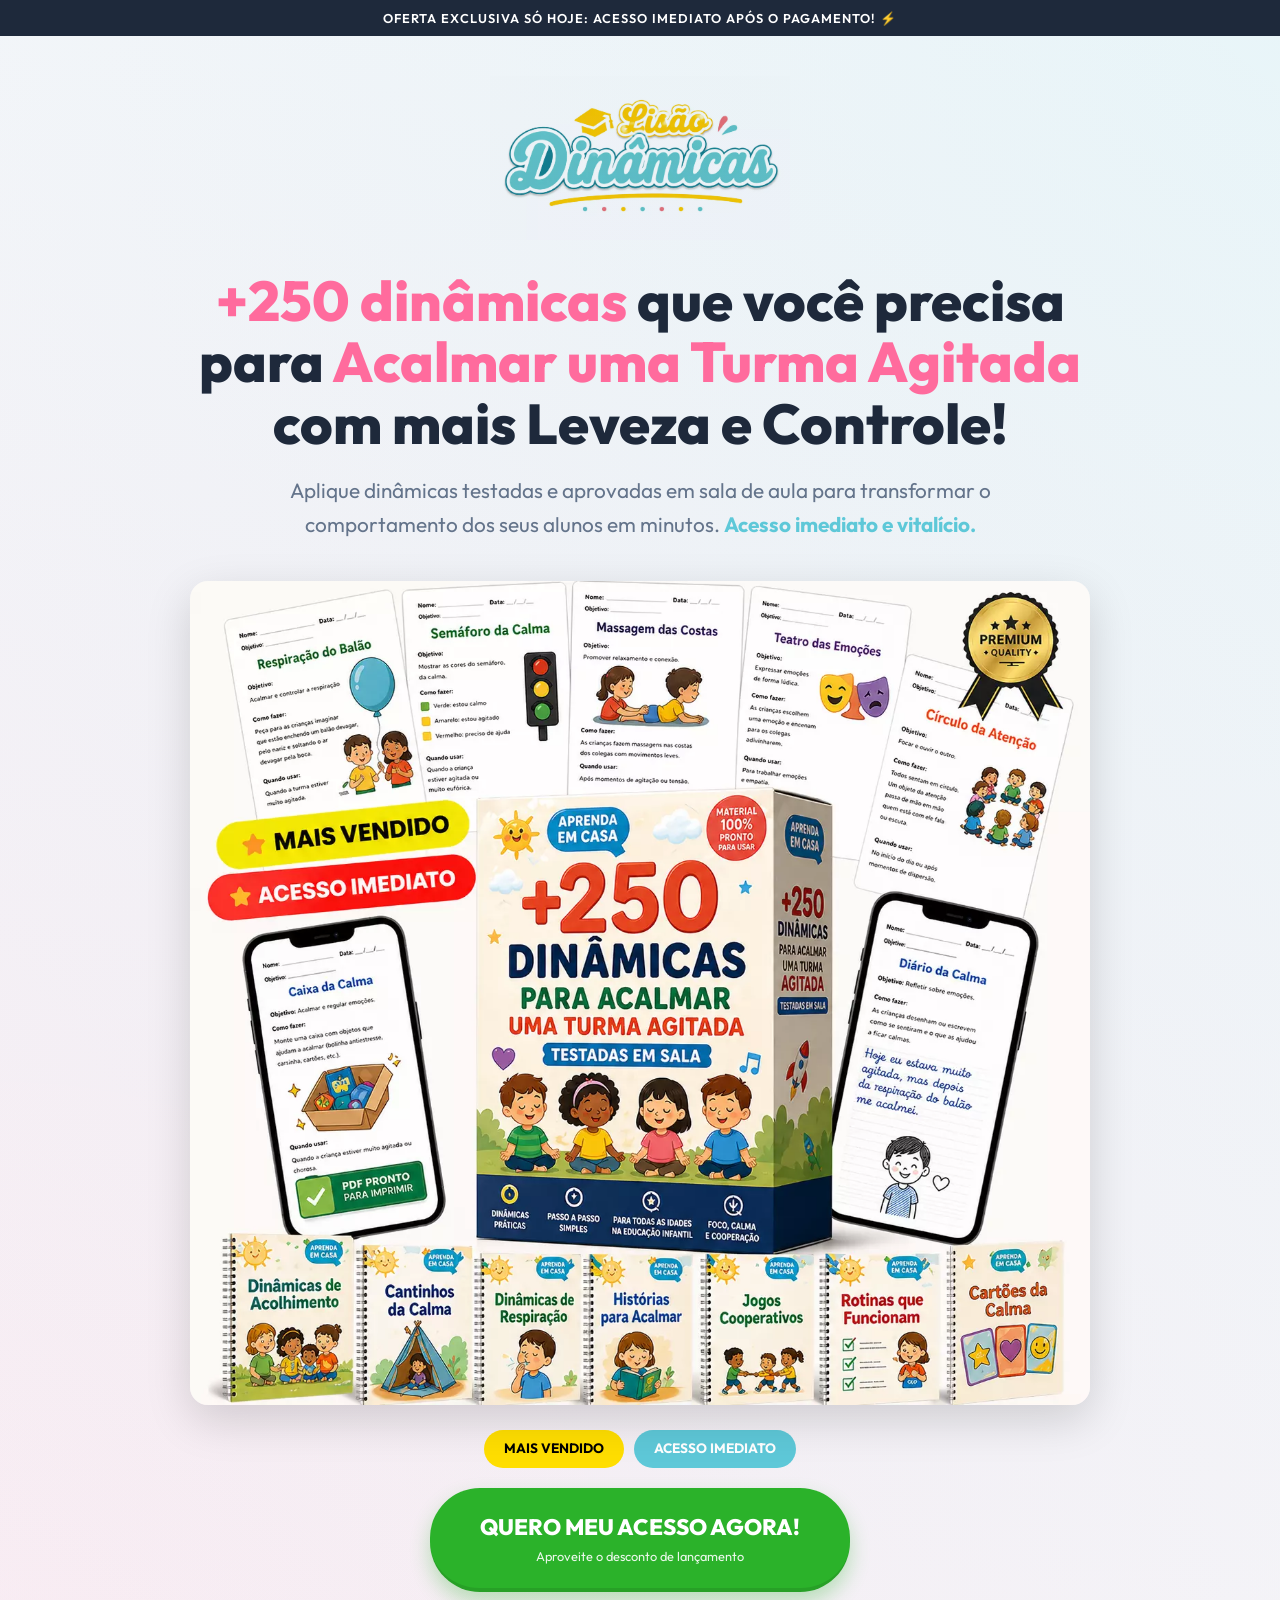
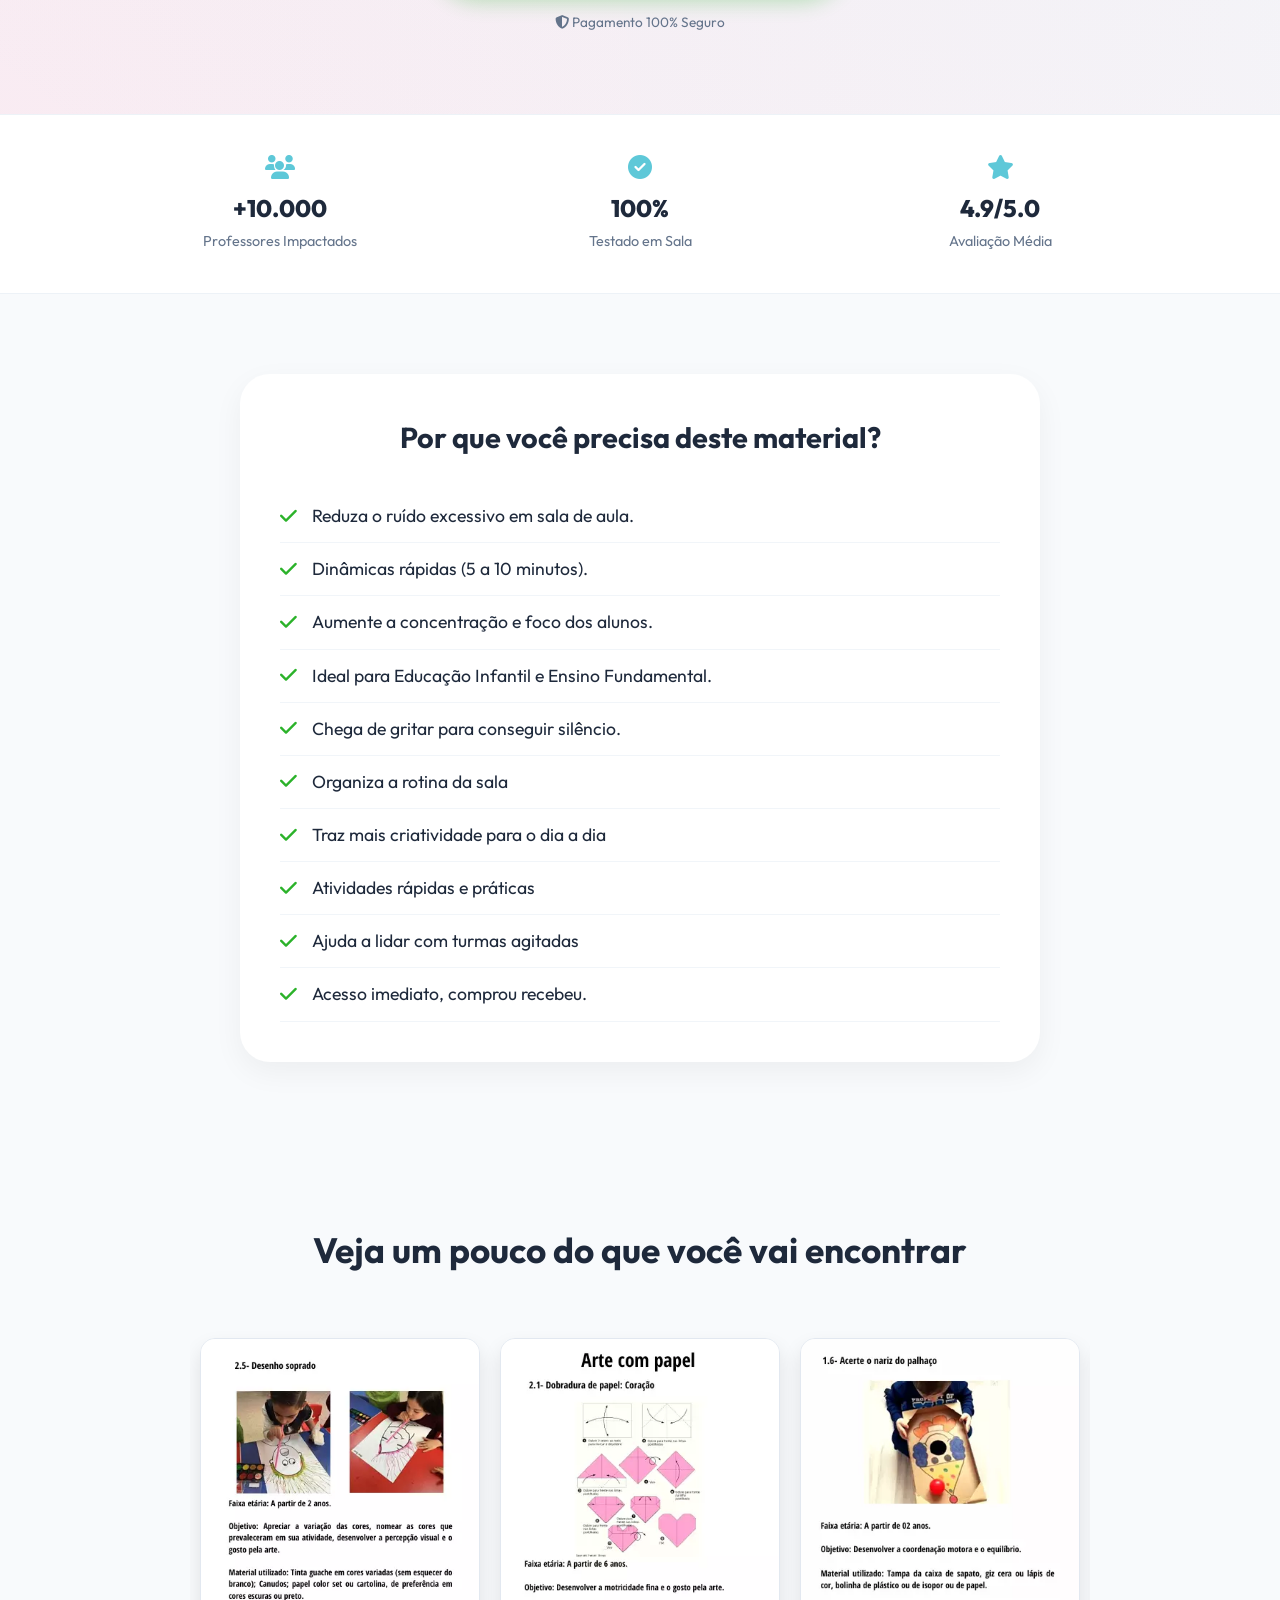
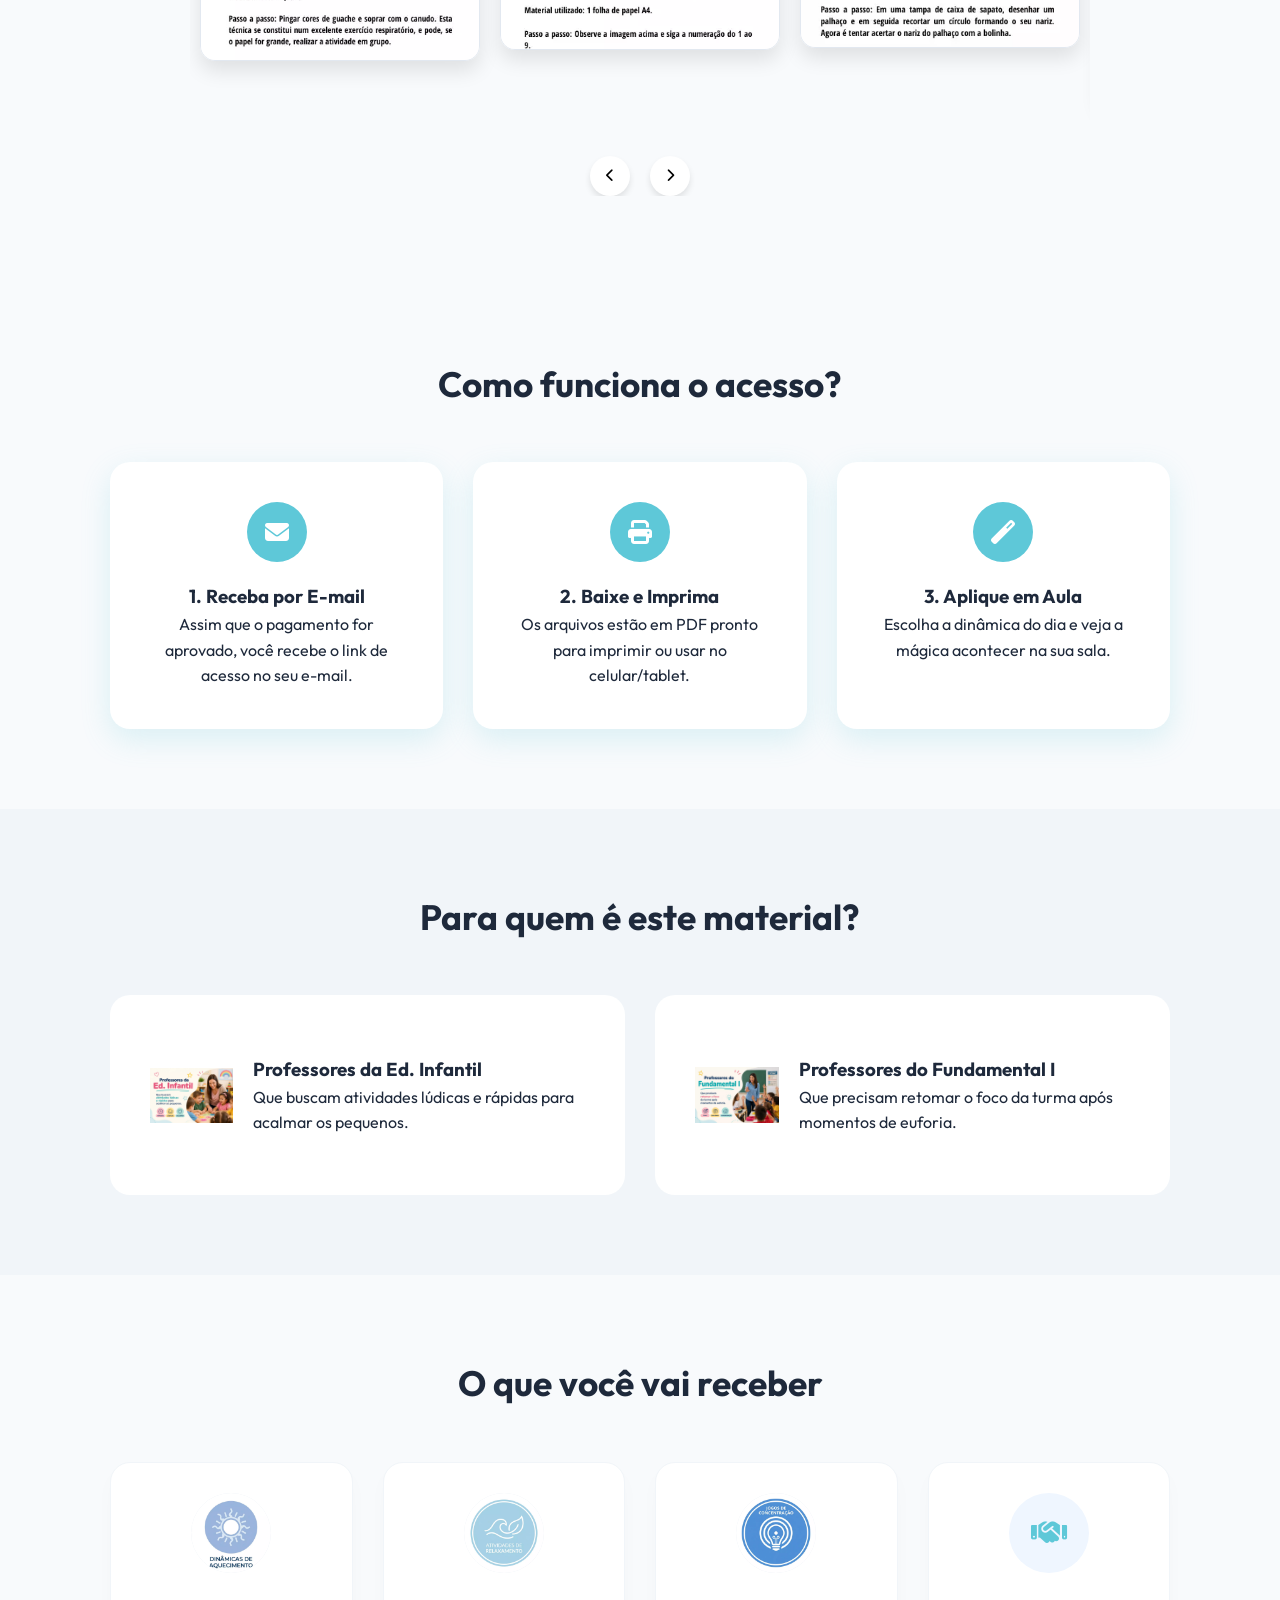
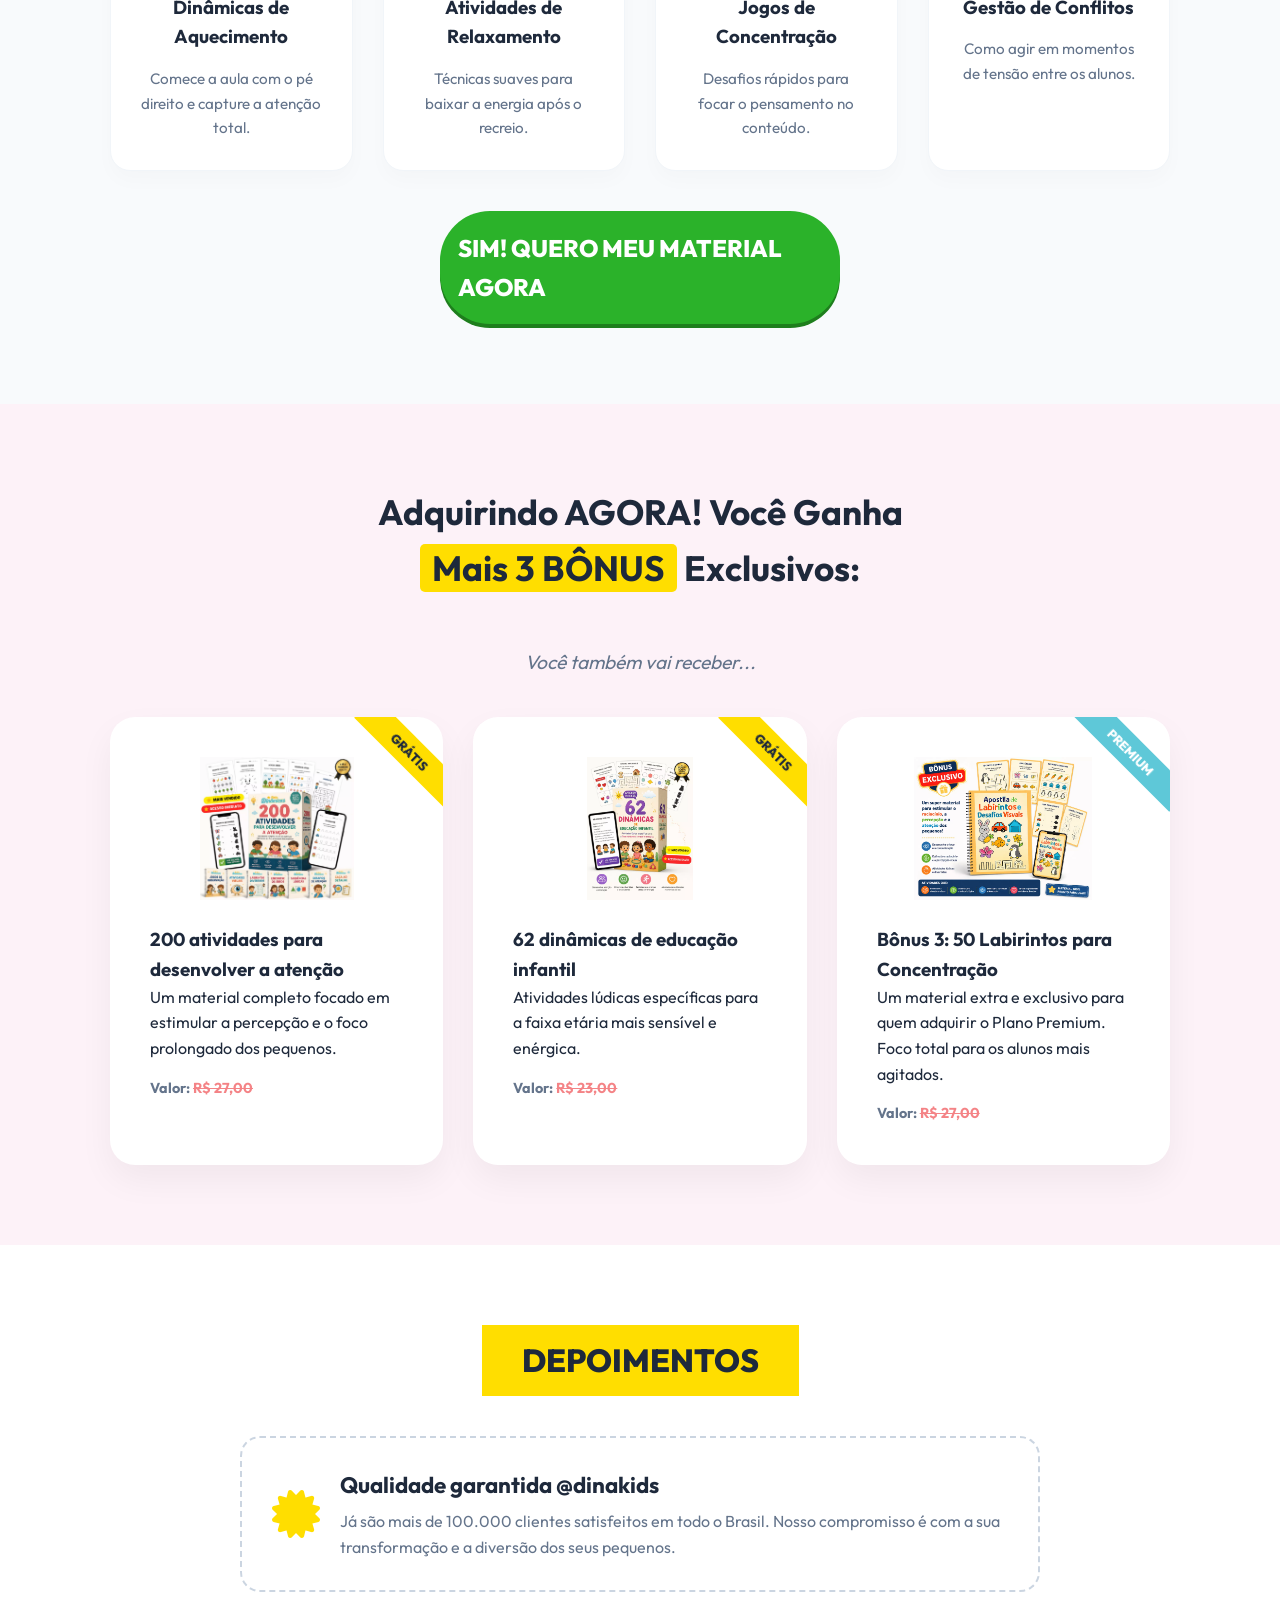
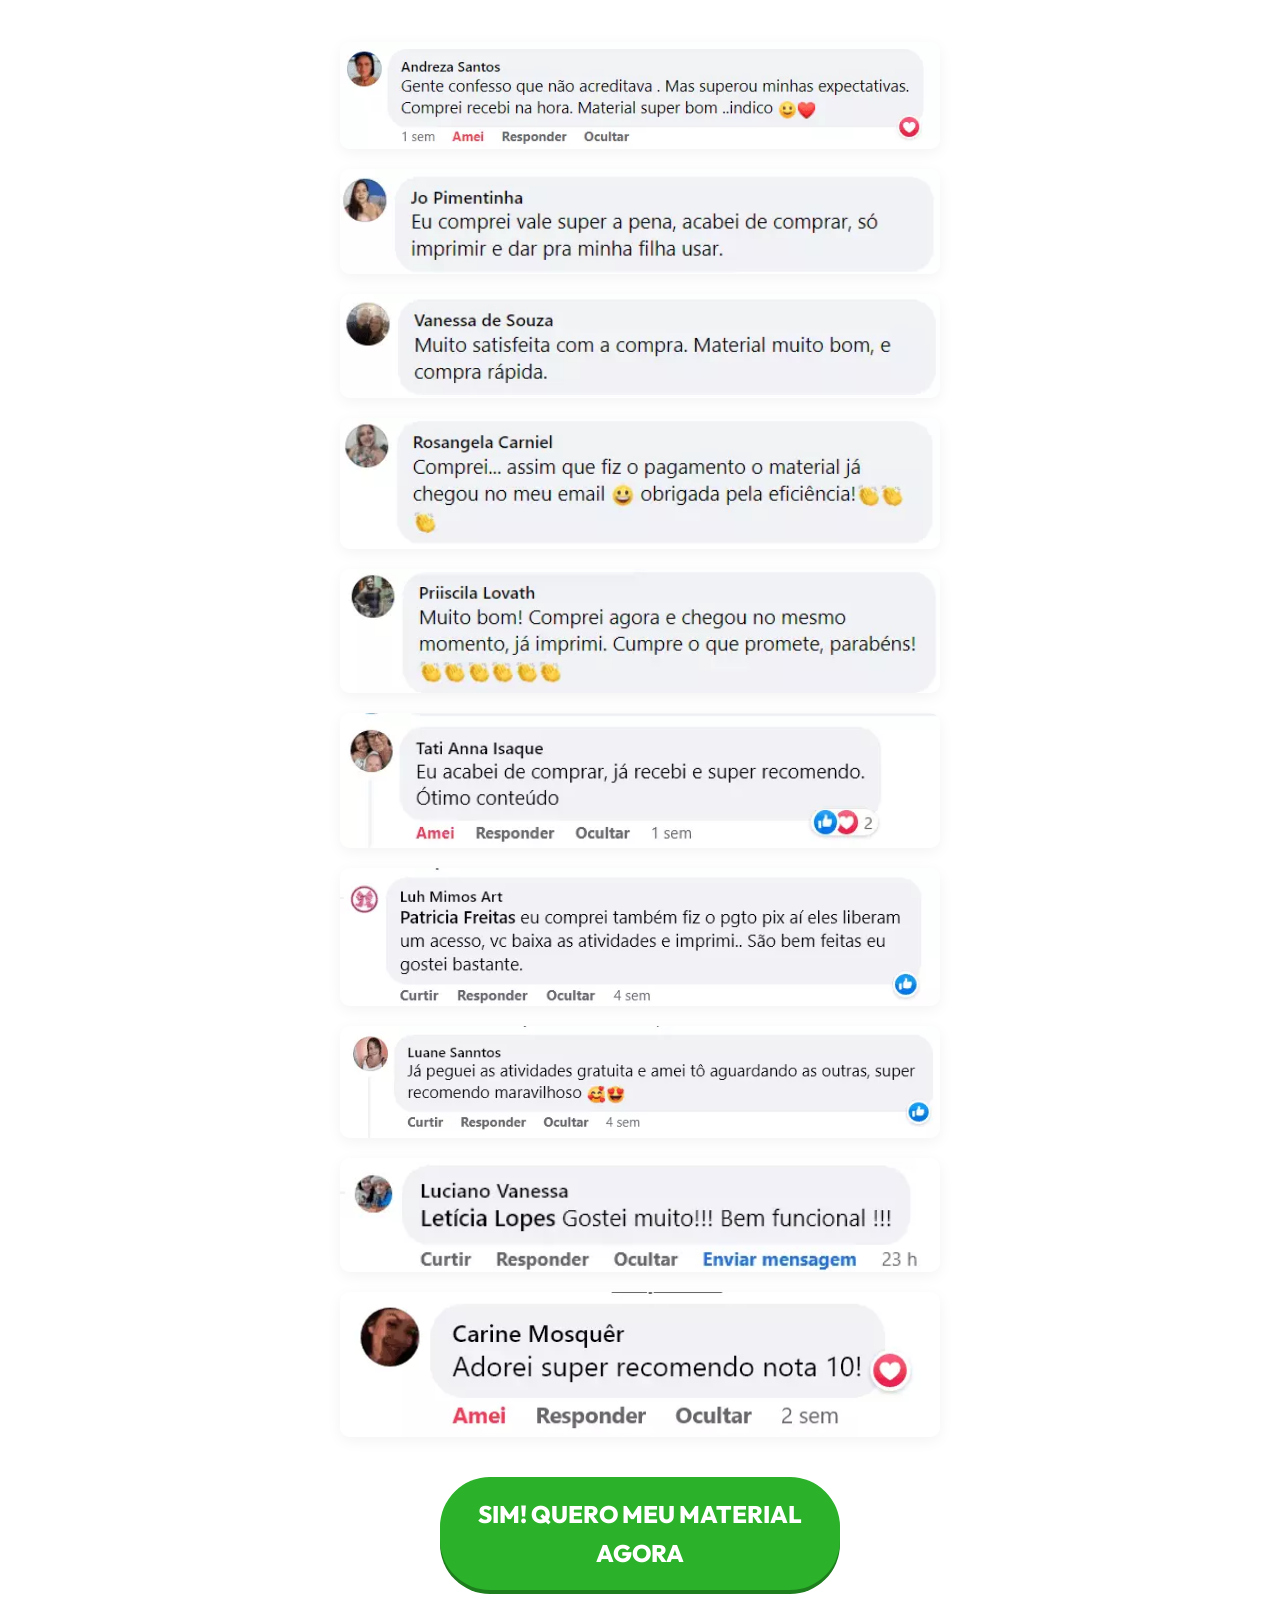
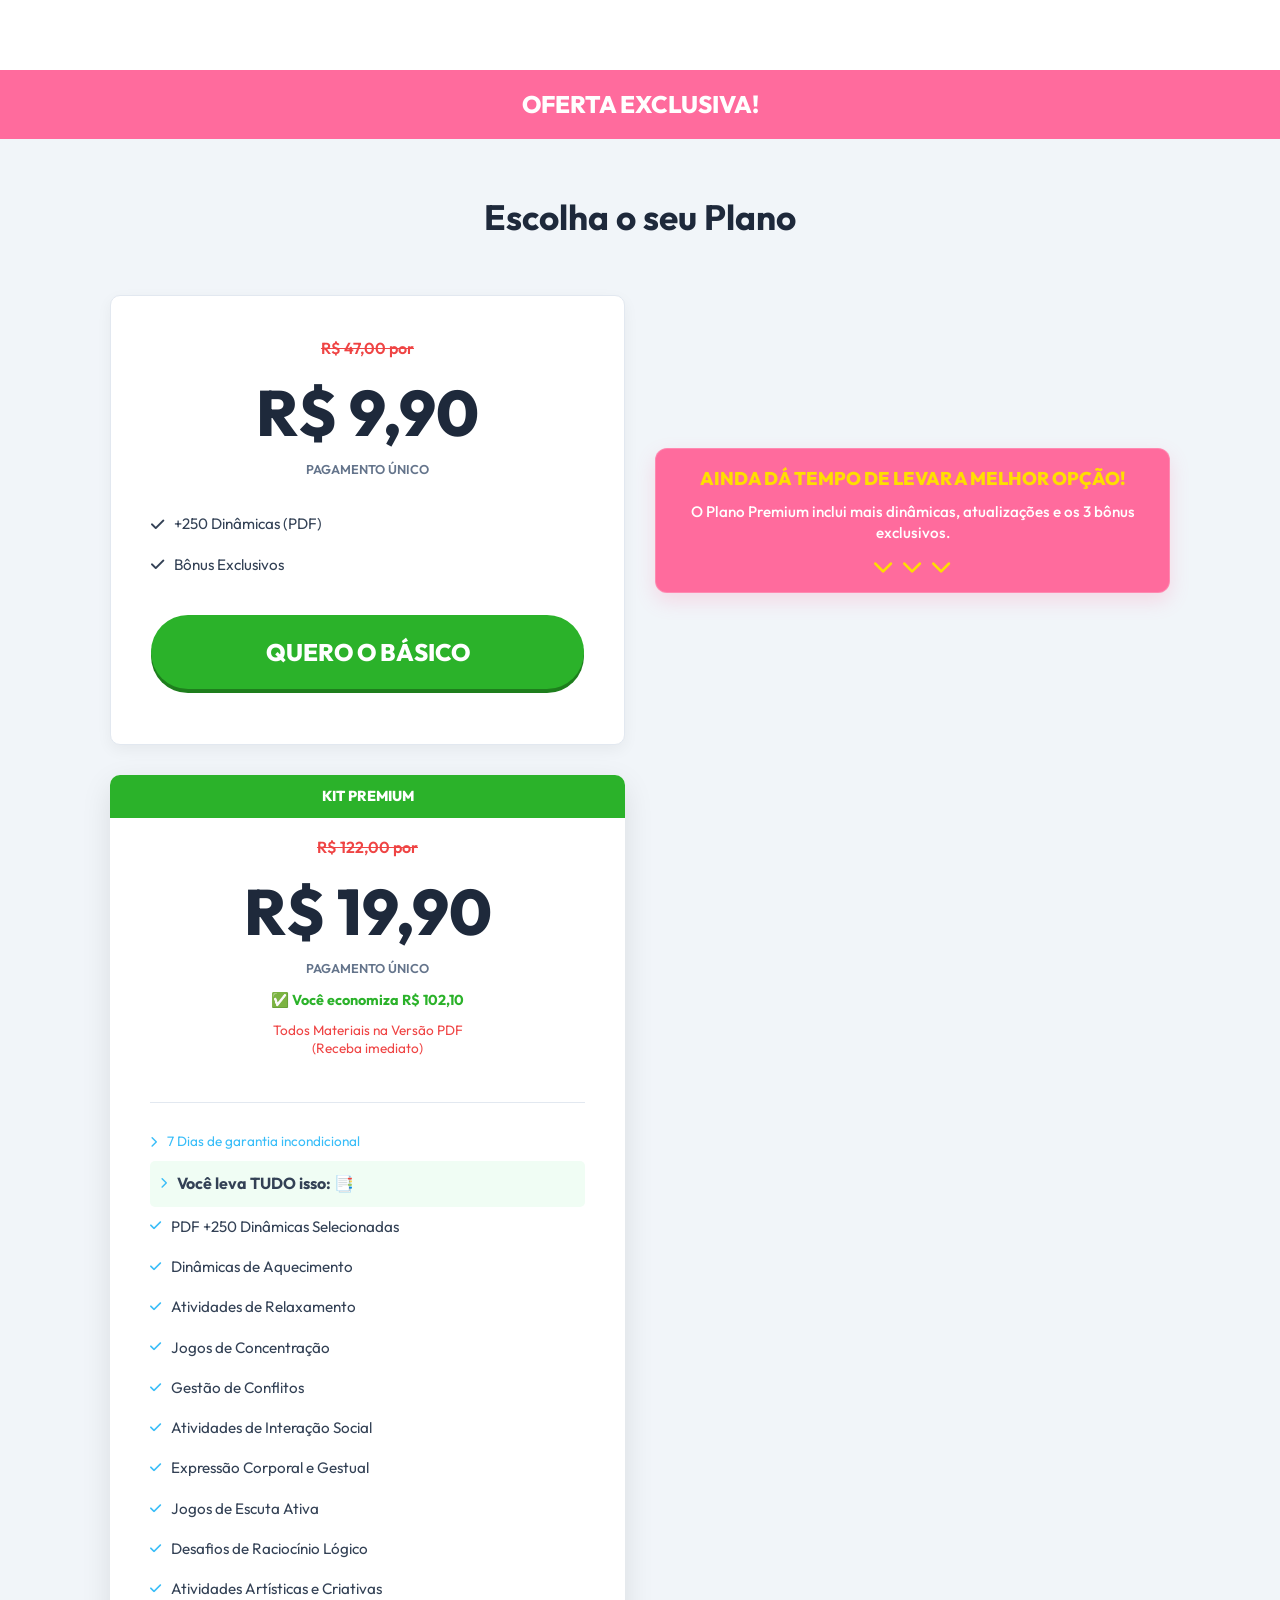
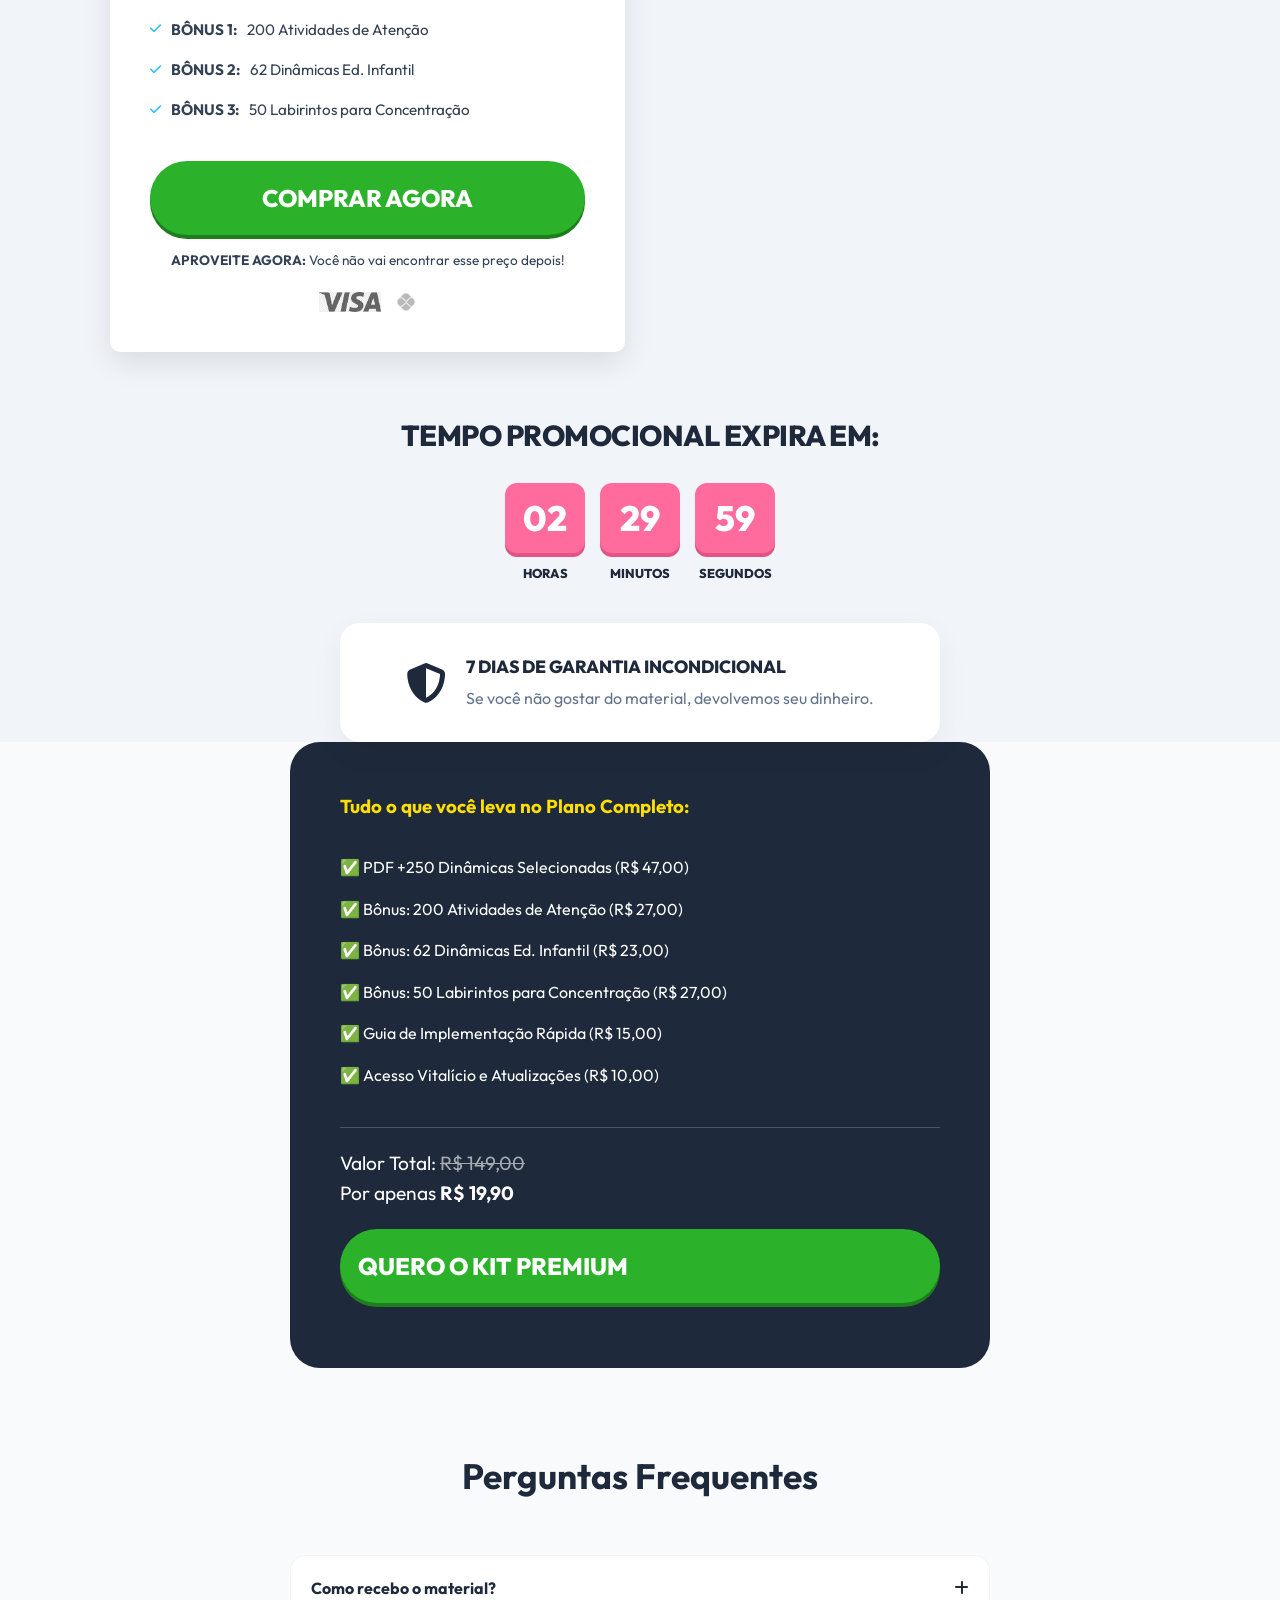
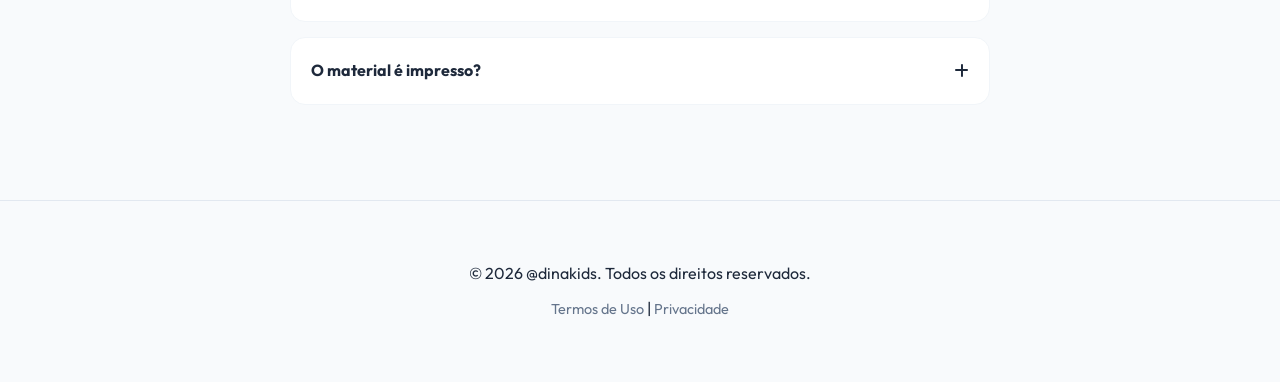
<file: pg kids/pg kids/index.html>
<!DOCTYPE html>
<html lang="pt-BR">

<head>
    <meta charset="UTF-8">
    <meta name="viewport" content="width=device-width, initial-scale=1.0">
    <title>+250 Dinâmicas para Acalmar Turmas Agitadas | @dinakids</title>
    <meta name="description"
        content="Descubra mais de 250 dinâmicas testadas em sala para acalmar turmas agitadas e recuperar o controle da sua sala de aula com eficiência.">

    <!-- Performance Preconnects -->
    <link rel="preconnect" href="https://fonts.googleapis.com">
    <link rel="preconnect" href="https://fonts.gstatic.com" crossorigin>
    <link rel="preconnect" href="https://cdnjs.cloudflare.com">
    <link rel="preconnect" href="https://connect.facebook.net">
    <link rel="preconnect" href="https://cdn.utmify.com.br">

    <link
        href="https://fonts.googleapis.com/css2?family=Outfit:wght@300;400;600;700;800&family=Dancing+Script:wght@700&display=swap"
        rel="stylesheet">

    <!-- Font Awesome -->
    <link rel="stylesheet" href="https://cdnjs.cloudflare.com/ajax/libs/font-awesome/6.4.0/css/all.min.css"
        media="print" onload="this.media='all'">
    <noscript>
        <link rel="stylesheet" href="https://cdnjs.cloudflare.com/ajax/libs/font-awesome/6.4.0/css/all.min.css">
    </noscript>

    <link rel="stylesheet" href="style.css">

    <!-- Meta Pixel Code -->
    <script>
        !function (f, b, e, v, n, t, s) {
            if (f.fbq) return; n = f.fbq = function () {
                n.callMethod ?
                    n.callMethod.apply(n, arguments) : n.queue.push(arguments)
            };
            if (!f._fbq) f._fbq = n; n.push = n; n.loaded = !0; n.version = '2.0';
            n.queue = []; t = b.createElement(e); t.async = !0;
            t.src = v; s = b.getElementsByTagName(e)[0];
            s.parentNode.insertBefore(t, s)
        }(window, document, 'script',
            'https://connect.facebook.net/en_US/fbevents.js');
        fbq('init', '27687904280797981');
        fbq('track', 'PageView');
    </script>
    <noscript><img height="1" width="1" style="display:none"
            src="https://www.facebook.com/tr?id=27687904280797981&ev=PageView&noscript=1" /></noscript>
    <!-- End Meta Pixel Code -->

    <!-- UTMify Pixel -->
    <script>
        window.pixelId = "692cd7f5a578e2dd573d526b"; var a =
            document.createElement("script"); a.setAttribute("async", "");
        a.setAttribute("defer", ""); a.setAttribute("src", "https://cdn.utmify.com.br/scripts/pixel/pixel.js"); document.head.appendChild(a);
    </script>
</head>

<body>

    <!-- Announcement Bar -->
    <div class="announcement-bar">
        OFERTA EXCLUSIVA SÓ HOJE: ACESSO IMEDIATO APÓS O PAGAMENTO! ⚡
    </div>

    <!-- Hero Section -->
    <header class="hero">
        <div class="container">
            <div class="logo">
                <img src="logo-lisao.webp" alt="Lição Dinâmicas" class="main-logo" decoding="async">
            </div>

            <h1 class="headline"><span class="highlight">+250 dinâmicas</span> que você precisa para <span
                    class="highlight">Acalmar uma Turma Agitada</span>
                com mais Leveza e Controle!</h1>
            <p class="sub-headline">Aplique dinâmicas testadas e aprovadas em sala de aula para transformar o
                comportamento dos seus alunos em minutos. <b>Acesso imediato e vitalício.</b></p>

            <div class="hero-content">
                <div class="mockup-placeholder" id="main-mockup">
                    <img src="mockup abaixo da headline.webp" alt="Conheça o Material" class="hero-mockup-img" style="width: 100%; height: auto; border-radius: 18px; box-shadow: 0 15px 45px rgba(0,0,0,0.15); display: block;">
                </div>

                <div class="hero-cta">
                    <div class="badges">
                        <span class="badge yellow">MAIS VENDIDO</span>
                        <span class="badge blue">ACESSO IMEDIATO</span>
                    </div>
                    <a href="#pricing" class="btn-primary">
                        QUERO MEU ACESSO AGORA!
                        <small>Aproveite o desconto de lançamento</small>
                    </a>
                    <p class="secure-payment"><i class="fas fa-shield-alt"></i> Pagamento 100% Seguro</p>
                </div>
            </div>
        </div>
    </header>

    <!-- Social Proof / Stats -->
    <section class="stats">
        <div class="container">
            <div class="stats-grid">
                <div class="stat-item">
                    <i class="fas fa-users"></i>
                    <strong>+10.000</strong>
                    <span>Professores Impactados</span>
                </div>
                <div class="stat-item">
                    <i class="fas fa-check-circle"></i>
                    <strong>100%</strong>
                    <span>Testado em Sala</span>
                </div>
                <div class="stat-item">
                    <i class="fas fa-star"></i>
                    <strong>4.9/5.0</strong>
                    <span>Avaliação Média</span>
                </div>
            </div>
        </div>
    </section>

    <!-- Benefits Section -->
    <section class="benefits">
        <div class="container">
            <div class="benefits-box">
                <h2>Por que você precisa deste material?</h2>
                <ul class="benefits-list">
                    <li><i class="fas fa-check"></i> Reduza o ruído excessivo em sala de aula.</li>
                    <li><i class="fas fa-check"></i> Dinâmicas rápidas (5 a 10 minutos).</li>
                    <li><i class="fas fa-check"></i> Aumente a concentração e foco dos alunos.</li>
                    <li><i class="fas fa-check"></i> Ideal para Educação Infantil e Ensino Fundamental.</li>
                    <li><i class="fas fa-check"></i> Chega de gritar para conseguir silêncio.</li>
                    <li><i class="fas fa-check"></i> Organiza a rotina da sala</li>
                    <li><i class="fas fa-check"></i> Traz mais criatividade para o dia a dia</li>
                    <li><i class="fas fa-check"></i> Atividades rápidas e práticas</li>
                    <li><i class="fas fa-check"></i> Ajuda a lidar com turmas agitadas</li>
                    <li><i class="fas fa-check"></i> Acesso imediato, comprou recebeu.</li>
                </ul>
            </div>
        </div>
    </section>

    <!-- Carousel Section -->
    <section class="carousel-section">
        <div class="container">
            <h2 class="section-title">Veja um pouco do que você vai encontrar</h2>
            <div class="carousel-container">
                <div class="carousel-track">
                    <div class="carousel-item"><img src="img produto 1.webp" alt="Preview do Material 1" loading="lazy"
                            decoding="async"></div>
                    <div class="carousel-item"><img src="img produto  2.webp" alt="Preview do Material 2" loading="lazy"
                            decoding="async"></div>
                    <div class="carousel-item"><img src="img produto  3.webp" alt="Preview do Material 3" loading="lazy"
                            decoding="async"></div>
                    <div class="carousel-item"><img src="img produto 4.webp" alt="Preview do Material 4" loading="lazy"
                            decoding="async"></div>
                    <div class="carousel-item"><img src="img produto 5.webp" alt="Preview do Material 5" loading="lazy"
                            decoding="async"></div>
                </div>
                <div class="carousel-nav">
                    <button class="prev"><i class="fas fa-chevron-left"></i></button>
                    <button class="next"><i class="fas fa-chevron-right"></i></button>
                </div>
            </div>
        </div>
    </section>

    <!-- How it Works -->
    <section class="how-it-works">
        <div class="container">
            <h2 class="section-title">Como funciona o acesso?</h2>
            <div class="steps-grid">
                <div class="step-card">
                    <div class="step-icon"><i class="fas fa-envelope"></i></div>
                    <h3>1. Receba por E-mail</h3>
                    <p>Assim que o pagamento for aprovado, você recebe o link de acesso no seu e-mail.</p>
                </div>
                <div class="step-card">
                    <div class="step-icon"><i class="fas fa-print"></i></div>
                    <h3>2. Baixe e Imprima</h3>
                    <p>Os arquivos estão em PDF pronto para imprimir ou usar no celular/tablet.</p>
                </div>
                <div class="step-card">
                    <div class="step-icon"><i class="fas fa-magic"></i></div>
                    <h3>3. Aplique em Aula</h3>
                    <p>Escolha a dinâmica do dia e veja a mágica acontecer na sua sala.</p>
                </div>
            </div>
        </div>
    </section>

    <!-- Indicators / For Whom -->
    <section class="indicators">
        <div class="container">
            <h2 class="section-title">Para quem é este material?</h2>
            <div class="indicator-grid">
                <div class="indicator-card">
                    <div class="indicator-img"><img src="Professores da Ed. Infantil.webp" alt="Ed. Infantil"
                            style="width: 100%; height: 100%; object-fit: contain; border-radius: 10px;" loading="lazy"
                            decoding="async"></div>
                    <div>
                        <h3>Professores da Ed. Infantil</h3>
                        <p>Que buscam atividades lúdicas e rápidas para acalmar os pequenos.</p>
                    </div>
                </div>
                <div class="indicator-card">
                    <div class="indicator-img"><img src="Professores do Fundamental I.webp" alt="Fundamental I"
                            style="width: 100%; height: 100%; object-fit: contain; border-radius: 10px;" loading="lazy"
                            decoding="async"></div>
                    <div>
                        <h3>Professores do Fundamental I</h3>
                        <p>Que precisam retomar o foco da turma após momentos de euforia.</p>
                    </div>
                </div>
            </div>
        </div>
    </section>

    <!-- Inside the Product / Modules -->
    <section class="modules">
        <div class="container">
            <h2 class="section-title">O que você vai receber</h2>
            <div class="modules-grid">
                <div class="module-card">
                    <div class="module-img"><img src="icon1.webp" alt="Dinâmicas"
                            style="width: 100%; height: 100%; border-radius: 50%;" loading="lazy" decoding="async">
                    </div>
                    <h3>Dinâmicas de Aquecimento</h3>
                    <p>Comece a aula com o pé direito e capture a atenção total.</p>
                </div>
                <div class="module-card">
                    <div class="module-img"><img src="icon2.webp" alt="Relaxamento"
                            style="width: 100%; height: 100%; border-radius: 50%;" loading="lazy" decoding="async">
                    </div>
                    <h3>Atividades de Relaxamento</h3>
                    <p>Técnicas suaves para baixar a energia após o recreio.</p>
                </div>
                <div class="module-card">
                    <div class="module-img"><img src="icon3.webp" alt="Concentração"
                            style="width: 100%; height: 100%; border-radius: 50%;" loading="lazy" decoding="async">
                    </div>
                    <h3>Jogos de Concentração</h3>
                    <p>Desafios rápidos para focar o pensamento no conteúdo.</p>
                </div>
                <div class="module-card">
                    <div class="module-img">
                        <div class="icon-fallback"><i class="fas fa-handshake"></i></div>
                    </div>
                    <h3>Gestão de Conflitos</h3>
                    <p>Como agir em momentos de tensão entre os alunos.</p>
                </div>
            </div>
            <div class="cta-center">
                <a href="#pricing" class="btn-primary-v2 btn-pulse" style="max-width: 400px; margin: 40px auto 0;">SIM!
                    QUERO MEU MATERIAL AGORA</a>
            </div>
        </div>
    </section>

    <!-- Bonus Section -->
    <section class="bonus">
        <div class="container">
            <h2 class="section-title">Adquirindo AGORA! Você Ganha <br><span class="highlight-yellow">Mais 3
                    BÔNUS</span> Exclusivos:</h2>
            <p class="bonus-intro">Você também vai receber...</p>
            <div class="bonus-grid">
                <div class="bonus-card">
                    <div class="bonus-tag">GRÁTIS</div>
                    <div class="bonus-img"><img src="bonus 200 atividades.webp" alt="Bônus 1"
                            style="width: 100%; height: 100%; object-fit: contain; border-radius: 15px;" loading="lazy"
                            decoding="async"></div>
                    <h3>200 atividades para desenvolver a atenção</h3>
                    <p>Um material completo focado em estimular a percepção e o foco prolongado dos pequenos.</p>
                    <div class="bonus-value">Valor: <span class="strikethrough">R$ 27,00</span></div>
                </div>
                <div class="bonus-card">
                    <div class="bonus-tag">GRÁTIS</div>
                    <div class="bonus-img"><img src="bonus-62-dinamicas.webp" alt="Bônus 2"
                            style="width: 100%; height: 100%; object-fit: contain; border-radius: 15px;" loading="lazy"
                            decoding="async"></div>
                    <h3>62 dinâmicas de educação infantil</h3>
                    <p>Atividades lúdicas específicas para a faixa etária mais sensível e enérgica.</p>
                    <div class="bonus-value">Valor: <span class="strikethrough">R$ 23,00</span></div>
                </div>
                <div class="bonus-card premium-exclusive">
                    <div class="bonus-tag premium">PREMIUM</div>
                    <div class="bonus-img"><img src="BONUS 3 LABIRINTO.webp" alt="Bônus 3"
                            style="width: 100%; height: 100%; object-fit: contain; border-radius: 15px;" loading="lazy"
                            decoding="async"></div>
                    <h3>Bônus 3: 50 Labirintos para Concentração</h3>
                    <p>Um material extra e exclusivo para quem adquirir o Plano Premium. Foco total para os alunos mais
                        agitados.</p>
                    <div class="bonus-value">Valor: <span class="strikethrough">R$ 27,00</span></div>
                </div>
            </div>
        </div>
    </section>

    <!-- Testimonials (Social Proof) Section -->
    <section class="testimonials-v2">
        <div class="container">
            <h2 class="testimonials-title">DEPOIMENTOS</h2>

            <div class="authority-box">
                <div class="authority-content">
                    <i class="fas fa-certificate"></i>
                    <div>
                        <h3>Qualidade garantida @dinakids</h3>
                        <p>Já são mais de 100.000 clientes satisfeitos em todo o Brasil. Nosso compromisso é com a sua
                            transformação e a diversão dos seus pequenos.</p>
                    </div>
                </div>
            </div>

            <div class="social-proof-stack">
                <img src="Kids16-Compressao.webp" alt="Depoimento 1" loading="lazy" decoding="async">
                <img src="Kids21-Compressao.webp" alt="Depoimento 2" loading="lazy" decoding="async">
                <img src="Kids23-Compressao.webp" alt="Depoimento 3" loading="lazy" decoding="async">
                <img src="Kids24-Compressao.webp" alt="Depoimento 4" loading="lazy" decoding="async">
                <img src="Kids25-Compressao.webp" alt="Depoimento 5" loading="lazy" decoding="async">
                <img src="Kids26-Compressao.webp" alt="Depoimento 6" loading="lazy" decoding="async">
                <img src="Kids28-Compressao.webp" alt="Depoimento 7" loading="lazy" decoding="async">
                <img src="Kids29-Compressao.webp" alt="Depoimento 8" loading="lazy" decoding="async">
                <img src="Kids30-Compressao.webp" alt="Depoimento 9" loading="lazy" decoding="async">
                <img src="Kids34-Compressao.webp" alt="Depoimento 10" loading="lazy" decoding="async">
            </div>
            <div class="cta-center">
                <a href="#pricing" class="btn-primary-v2 btn-pulse" style="max-width: 400px; margin: 40px auto 0;">SIM!
                    QUERO MEU MATERIAL AGORA</a>
            </div>
        </div>
    </section>

    <!-- Pricing Section -->
    <section id="pricing" class="pricing">
        <div class="pricing-top-bar">OFERTA EXCLUSIVA!</div>
        <div class="container">
            <h2 class="section-title">Escolha o seu Plano</h2>
            <div class="pricing-grid">
                <!-- Basic Plan -->
                <div class="pricing-card">
                    <div class="price-header">
                        <span class="old-price">R$ 47,00 por</span>
                        <div class="current-price"><span class="price-currency">R$</span> 9,90</div>
                        <span class="payment-method">PAGAMENTO ÚNICO</span>
                    </div>
                    <ul class="price-features simple-list">
                        <li><i class="fas fa-check"></i> +250 Dinâmicas (PDF)</li>
                        <li><i class="fas fa-check"></i> Bônus Exclusivos</li>
                    </ul>
                    <a href="javascript:void(0)" class="btn-primary-v2" id="basic-plan-btn">QUERO O BÁSICO</a>
                </div>

                <div class="premium-callout">
                    <strong>AINDA DÁ TEMPO DE LEVAR A MELHOR OPÇÃO!</strong>
                    <p>O Plano Premium inclui mais dinâmicas, atualizações e os 3 bônus exclusivos.</p>
                    <div class="pendulum-arrows">
                        <i class="fas fa-chevron-down"></i>
                        <i class="fas fa-chevron-down"></i>
                        <i class="fas fa-chevron-down"></i>
                    </div>
                </div>

                <!-- Premium Plan -->
                <div class="pricing-card featured">
                    <div class="featured-tag">KIT PREMIUM</div>

                    <div class="price-header">
                        <span class="old-price">R$ 122,00 por</span>
                        <div class="current-price"><span class="price-currency">R$</span> 19,90</div>
                        <span class="payment-method">PAGAMENTO ÚNICO</span>
                        <div class="savings">✅ Você economiza <b>R$ 102,10</b></div>
                        <p class="format-text">Todos Materiais na Versão PDF<br>(Receba imediato)</p>
                    </div>

                    <div class="divider"></div>

                    <ul class="price-features detailed-list">
                        <li class="guarantee-item"><i class="fas fa-chevron-right"></i> 7 Dias de garantia incondicional
                        </li>
                        <li class="you-get-item"><i class="fas fa-chevron-right"></i> <b>Você leva TUDO isso: 📑</b>
                        </li>
                        <li><i class="fas fa-check"></i> PDF +250 Dinâmicas Selecionadas</li>
                        <li><i class="fas fa-check"></i> Dinâmicas de Aquecimento</li>
                        <li><i class="fas fa-check"></i> Atividades de Relaxamento</li>
                        <li><i class="fas fa-check"></i> Jogos de Concentração</li>
                        <li><i class="fas fa-check"></i> Gestão de Conflitos</li>
                        <li><i class="fas fa-check"></i> Atividades de Interação Social</li>
                        <li><i class="fas fa-check"></i> Expressão Corporal e Gestual</li>
                        <li><i class="fas fa-check"></i> Jogos de Escuta Ativa</li>
                        <li><i class="fas fa-check"></i> Desafios de Raciocínio Lógico</li>
                        <li><i class="fas fa-check"></i> Atividades Artísticas e Criativas</li>
                        <li><i class="fas fa-check"></i> <b>BÔNUS 1:</b> 200 Atividades de Atenção</li>
                        <li><i class="fas fa-check"></i> <b>BÔNUS 2:</b> 62 Dinâmicas Ed. Infantil</li>
                        <li><i class="fas fa-check"></i> <b>BÔNUS 3:</b> 50 Labirintos para Concentração</li>
                    </ul>

                    <a href="https://www.zuckpay.com.br/checkout/250-dinamicas-para-turma-agitada"
                        class="btn-primary-v2 btn-pulse track-checkout-premium">COMPRAR AGORA</a>

                    <div class="limited-offer-text">
                        <b>APROVEITE AGORA:</b> Você não vai encontrar esse preço depois!
                    </div>

                    <div class="trust-badges-v2">
                        <img src="logo da visa.jpg" alt="Visa" loading="lazy" decoding="async">
                        <img src="logo do pix.png" alt="Pix" loading="lazy" decoding="async">
                    </div>
                </div>
            </div>

            <!-- Promotional Timer (Below Offer) -->
            <div class="timer-section-v2">
                <p class="timer-text">TEMPO PROMOCIONAL EXPIRA EM:</p>
                <div class="timer-display">
                    <div class="timer-unit"><span>00</span><small>HORAS</small></div>
                    <div class="timer-unit"><span>00</span><small>MINUTOS</small></div>
                    <div class="timer-unit"><span>00</span><small>SEGUNDOS</small></div>
                </div>
            </div>

            <!-- Guarantee (Below Timer) -->
            <div class="guarantee-box-v2">
                <i class="fas fa-shield-halved"></i>
                <div>
                    <p>7 DIAS DE GARANTIA INCONDICIONAL</p>
                    <small>Se você não gostar do material, devolvemos seu dinheiro.</small>
                </div>
            </div>
        </div>
    </section>

    <!-- Value Stacking (Completo) -->
    <section class="value-stacking">
        <div class="container">
            <div class="stack-box">
                <h3>Tudo o que você leva no Plano Completo:</h3>
                <ul>
                    <li>✅ PDF +250 Dinâmicas Selecionadas (R$ 47,00)</li>
                    <li>✅ Bônus: 200 Atividades de Atenção (R$ 27,00)</li>
                    <li>✅ Bônus: 62 Dinâmicas Ed. Infantil (R$ 23,00)</li>
                    <li>✅ Bônus: 50 Labirintos para Concentração (R$ 27,00)</li>
                    <li>✅ Guia de Implementação Rápida (R$ 15,00)</li>
                    <li>✅ Acesso Vitalício e Atualizações (R$ 10,00)</li>
                </ul>
                <div class="total-value">
                    Valor Total: <span class="strikethrough">R$ 149,00</span>
                    <br>
                    <span>Por apenas <b>R$ 19,90</b></span>
                </div>
                <a href="https://www.zuckpay.com.br/checkout/250-dinamicas-para-turma-agitada"
                    class="btn-primary-v2 btn-pulse track-checkout-premium" style="margin-top: 20px;">QUERO O KIT
                    PREMIUM</a>
            </div>
        </div>
    </section>




    <!-- FAQ -->
    <section class="faq">
        <div class="container">
            <h2 class="section-title">Perguntas Frequentes</h2>
            <div class="faq-item">
                <div class="faq-question">Como recebo o material? <i class="fas fa-plus"></i></div>
                <div class="faq-answer">O acesso é imediato via e-mail após a confirmação do pagamento.</div>
            </div>
            <div class="faq-item">
                <div class="faq-question">O material é impresso? <i class="fas fa-plus"></i></div>
                <div class="faq-answer">Não, o material é digital em formato PDF para você baixar e imprimir como
                    quiser.</div>
            </div>
        </div>
    </section>

    <footer class="footer">
        <div class="container">
            <p>&copy; 2026 @dinakids. Todos os direitos reservados.</p>
            <div class="footer-links">
                <a href="#">Termos de Uso</a> | <a href="#">Privacidade</a>
            </div>
        </div>
    </footer>

    <!-- Upsell Pop-up -->
    <div class="upsell-overlay" id="upsell-popup">
        <div class="upsell-content">
            <div class="best-seller-tag">MAIS VENDIDO 🔥</div>
            <div class="upsell-header">ESPERA! NÃO VÁ AINDA... 🛑</div>
            <h3>OFERTA DE ÚLTIMA HORA!</h3>
            <p>Vimos que você escolheu o plano básico. Que tal levar o <b>KIT PREMIUM COMPLETO</b> por apenas mais <b>R$
                    5,00</b>?</p>

            <div class="upsell-price">
                <span class="old-price">De R$ 19,90 por</span>
                <div class="new-price">R$ 14,90</div>
                <small>Pagamento Único | Acesso Vitalício</small>
            </div>

            <div class="upsell-actions">
                <a href="https://www.zuckpay.com.br/checkout/250-dinamicas-para-turma-agitada-desconto"
                    class="btn-primary-v2 btn-pulse track-checkout-upsell">SIM!
                    QUERO O DESCONTO (R$ 14,90)</a>
                <a href="https://www.zuckpay.com.br/checkout/250-dinamicas-para-turma-agitada-basico"
                    class="btn-secondary-v2 track-checkout-basic" style="margin-top: 10px;">Levar apenas o Básico (R$
                    9,90)</a>
            </div>

            <div class="urgency-text">⚡ Essa oferta expira em 3 minutos!</div>
        </div>
    </div>



    <script src="https://cdn.utmify.com.br/scripts/utmi/helpers.js"></script>
    <script src="script.js"></script>
</body>

</html>
</file>
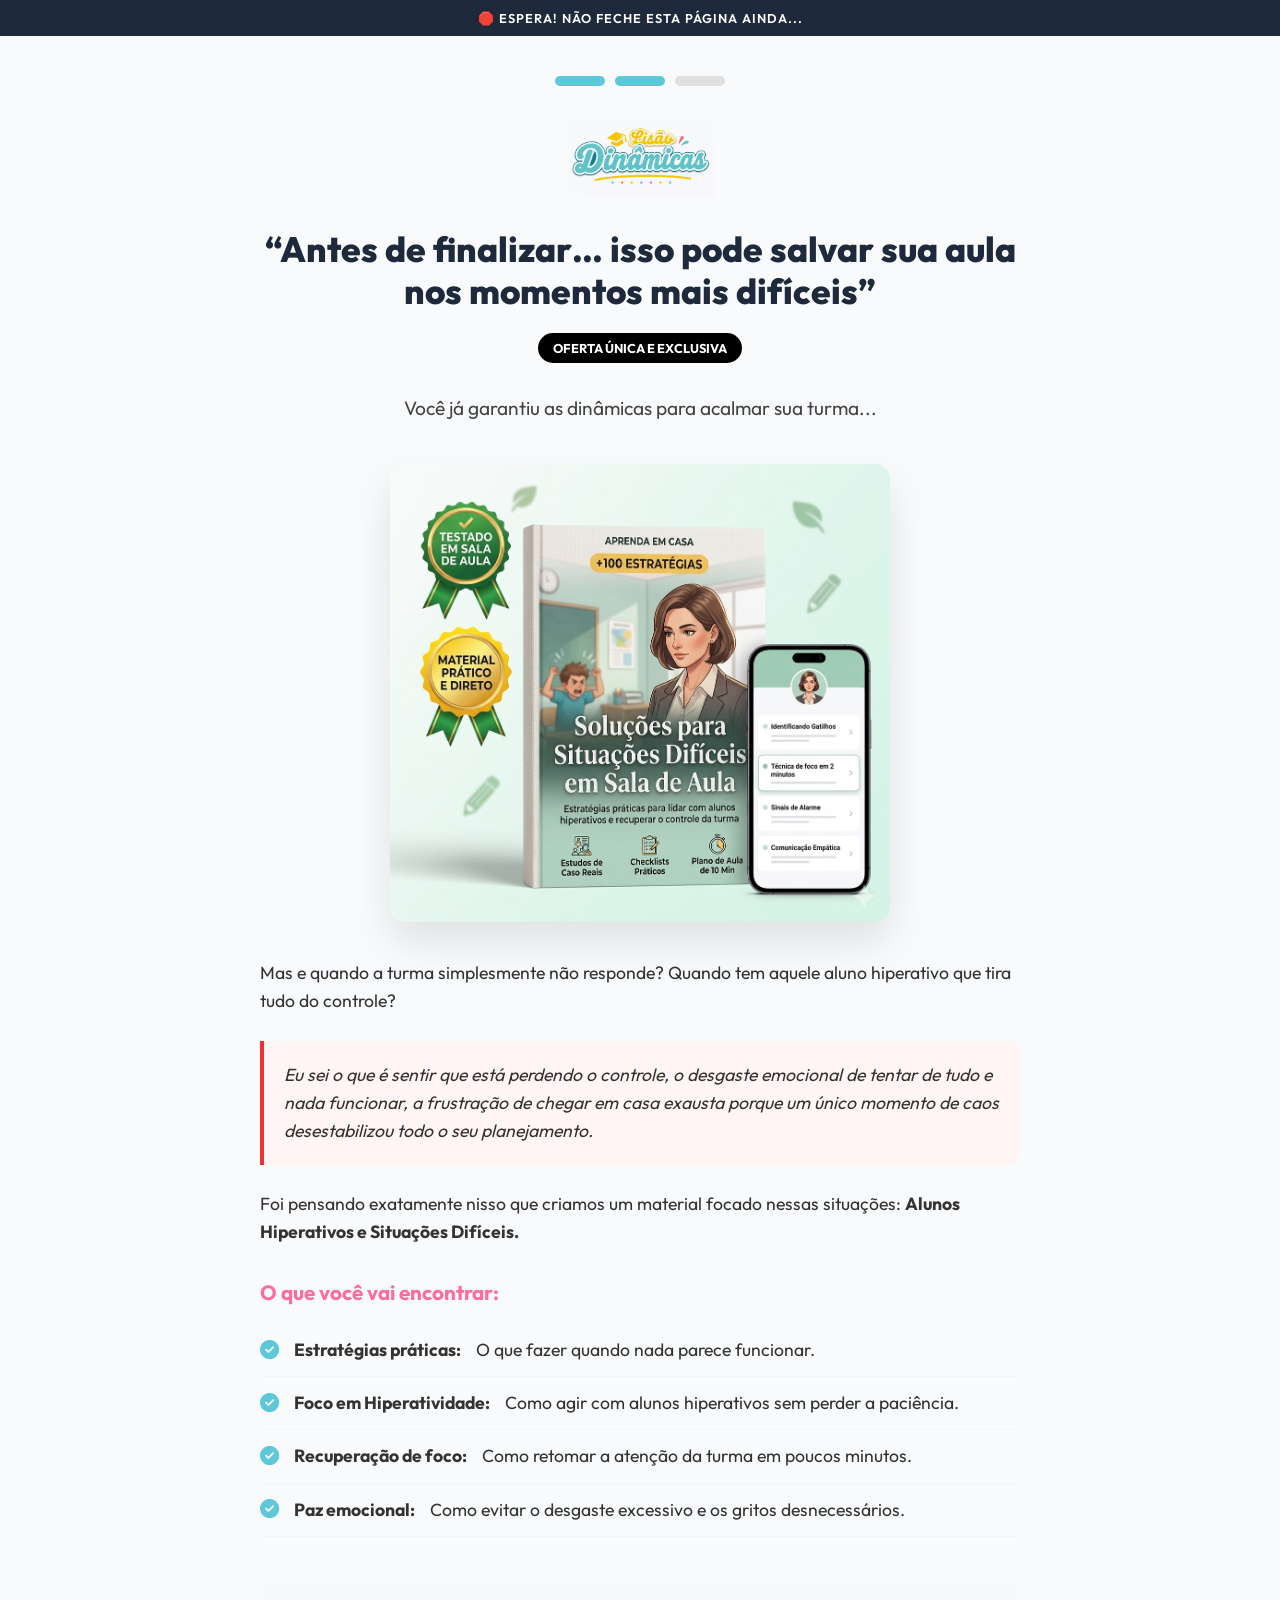
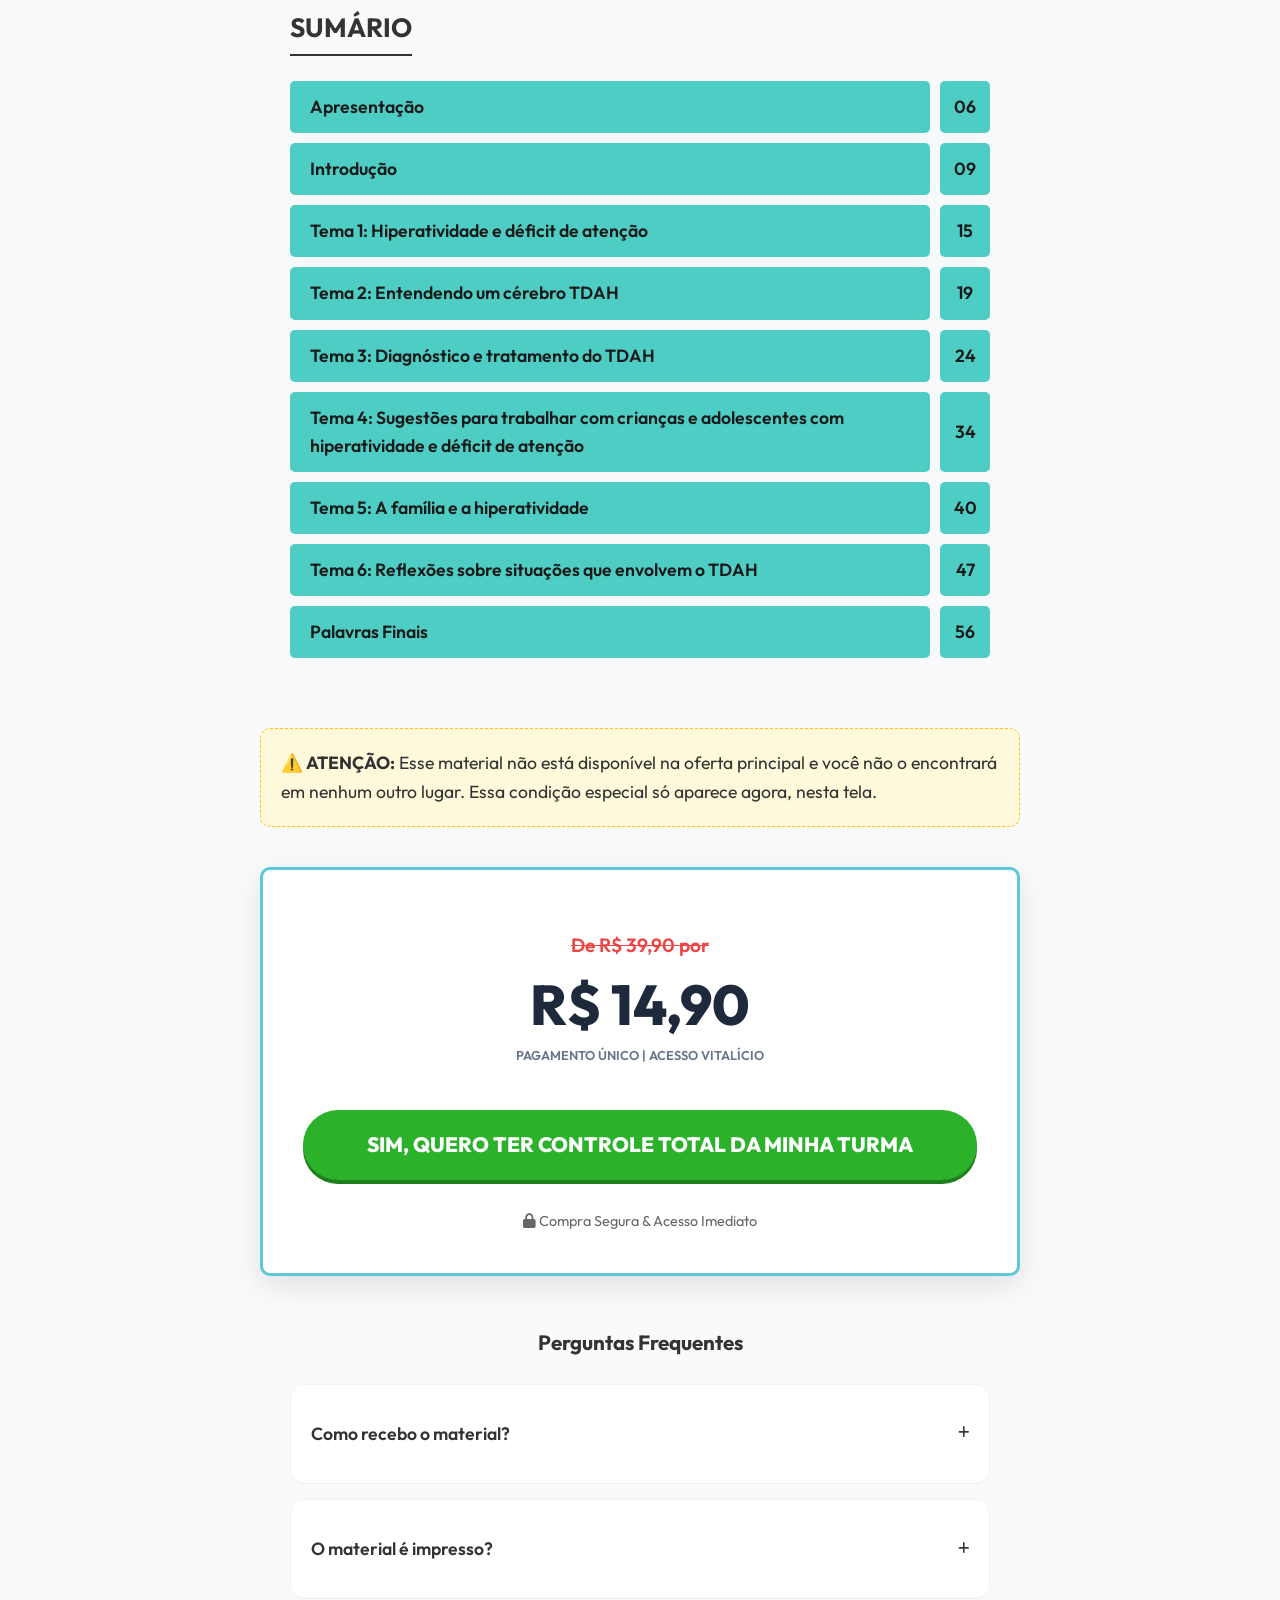
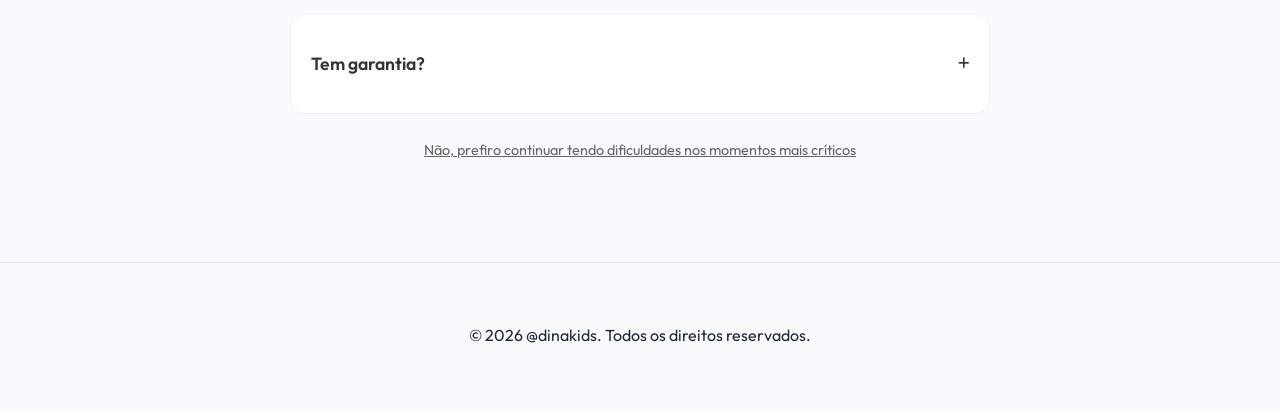
<file: pg kids/upsell/index.html>
<!DOCTYPE html>
<html lang="pt-BR">

<head>
    <meta charset="UTF-8">
    <meta name="viewport" content="width=device-width, initial-scale=1.0">
    <title>OFERTA ESPECIAL: Controle Total da Turma | @dinakids</title>
    <meta name="description"
        content="Estratégias práticas para lidar com alunos hiperativos e recuperar o controle nos momentos mais difíceis.">

    <!-- Performance Preconnects -->
    <link rel="preconnect" href="https://fonts.googleapis.com">
    <link rel="preconnect" href="https://fonts.gstatic.com" crossorigin>
    <link rel="preconnect" href="https://cdnjs.cloudflare.com">
    <link rel="preconnect" href="https://connect.facebook.net">
    <link rel="preconnect" href="https://cdn.utmify.com.br">

    <link
        href="https://fonts.googleapis.com/css2?family=Outfit:wght@300;400;600;700;800&family=Dancing+Script:wght@700&display=swap"
        rel="stylesheet">

    <!-- Font Awesome -->
    <link rel="stylesheet" href="https://cdnjs.cloudflare.com/ajax/libs/font-awesome/6.4.0/css/all.min.css"
        media="print" onload="this.media='all'">
    <noscript>
        <link rel="stylesheet" href="https://cdnjs.cloudflare.com/ajax/libs/font-awesome/6.4.0/css/all.min.css">
    </noscript>

    <link rel="stylesheet" href="style.css">

    <!-- Meta Pixel Code -->
    <script>
        !function (f, b, e, v, n, t, s) {
            if (f.fbq) return; n = f.fbq = function () {
                n.callMethod ?
                    n.callMethod.apply(n, arguments) : n.queue.push(arguments)
            };
            if (!f._fbq) f._fbq = n; n.push = n; n.loaded = !0; n.version = '2.0';
            n.queue = []; t = b.createElement(e); t.async = !0;
            t.src = v; s = b.getElementsByTagName(e)[0];
            s.parentNode.insertBefore(t, s)
        }(window, document, 'script',
            'https://connect.facebook.net/en_US/fbevents.js');
        fbq('init', '27687904280797981');
        fbq('track', 'PageView');
    </script>
    <noscript><img height="1" width="1" style="display:none"
            src="https://www.facebook.com/tr?id=27687904280797981&ev=PageView&noscript=1" /></noscript>
    <!-- End Meta Pixel Code -->

    <!-- UTMify Pixel -->
    <script>
        window.pixelId = "692cd7f5a578e2dd573d526b"; var a =
            document.createElement("script"); a.setAttribute("async", "");
        a.setAttribute("defer", ""); a.setAttribute("src", "https://cdn.utmify.com.br/scripts/pixel/pixel.js"); document.head.appendChild(a);
    </script>
    
    <style>
        .upsell-container {
            max-width: 800px;
            margin: 0 auto;
            padding: 40px 20px;
        }
        .step-progress {
            display: flex;
            justify-content: center;
            gap: 10px;
            margin-bottom: 30px;
        }
        .step-dot {
            height: 10px;
            width: 50px;
            background: #e0e0e0;
            border-radius: 5px;
        }
        .step-dot.active {
            background: var(--primary);
        }
        .refusal-link {
            display: block;
            text-align: center;
            margin-top: 25px;
            color: #666;
            text-decoration: underline;
            font-size: 0.9rem;
            cursor: pointer;
            transition: color 0.3s;
        }
        .refusal-link:hover {
            color: var(--danger);
        }
        .pain-section {
            background: #fff5f5;
            border-left: 4px solid var(--danger);
            padding: 20px;
            margin: 25px 0;
            border-radius: 0 10px 10px 0;
            font-style: italic;
        }
        .exclusivity-tag {
            display: inline-block;
            background: #000;
            color: #fff;
            padding: 5px 15px;
            border-radius: 50px;
            font-size: 0.8rem;
            font-weight: 700;
            margin-bottom: 15px;
        }
    </style>
</head>

<body>

    <!-- Announcement Bar -->
    <div class="announcement-bar">
        🛑 ESPERA! NÃO FECHE ESTA PÁGINA AINDA...
    </div>

    <div class="upsell-container">
        <!-- Progress Bar -->
        <div class="step-progress">
            <div class="step-dot active"></div>
            <div class="step-dot active"></div>
            <div class="step-dot"></div>
        </div>

        <header style="text-align: center; margin-bottom: 40px;">
            <div class="logo">
                <img src="../logo-lisao.webp" alt="Lição Dinâmicas" class="main-logo" style="max-width: 150px;">
            </div>
            
            <h1 class="headline" style="font-size: 2.2rem; line-height: 1.2; margin-top: 20px;">
                “Antes de finalizar… isso pode salvar sua aula nos momentos mais difíceis”
            </h1>
            
            <div class="exclusivity-tag">OFERTA ÚNICA E EXCLUSIVA</div>
            
            <p style="font-size: 1.2rem; color: #444; margin-top: 15px;">
                Você já garantiu as dinâmicas para acalmar sua turma...
            </p>
        </header>

        <section class="upsell-body">
            <div style="margin-bottom: 30px; text-align: center;">
                <img src="mockup.png" alt="Material Alunos Hiperativos" style="width: 100%; max-width: 500px; border-radius: 15px; box-shadow: 0 20px 40px rgba(0,0,0,0.1);">
            </div>

            <div class="copy-content" style="font-size: 1.1rem; line-height: 1.6; color: #333;">
                <p>Mas e quando a turma simplesmente não responde? Quando tem aquele aluno hiperativo que tira tudo do controle?</p>
                
                <div class="pain-section">
                    Eu sei o que é sentir que está perdendo o controle, o desgaste emocional de tentar de tudo e nada funcionar, a frustração de chegar em casa exausta porque um único momento de caos desestabilizou todo o seu planejamento.
                </div>

                <p>Foi pensando exatamente nisso que criamos um material focado nessas situações: <strong>Alunos Hiperativos e Situações Difíceis.</strong></p>

                <h3 style="margin: 30px 0 15px; color: var(--secondary);">O que você vai encontrar:</h3>
                <ul class="benefits-list" style="margin-bottom: 30px;">
                    <li><i class="fas fa-check-circle" style="color: var(--primary);"></i> <strong>Estratégias práticas:</strong> O que fazer quando nada parece funcionar.</li>
                    <li><i class="fas fa-check-circle" style="color: var(--primary);"></i> <strong>Foco em Hiperatividade:</strong> Como agir com alunos hiperativos sem perder a paciência.</li>
                    <li><i class="fas fa-check-circle" style="color: var(--primary);"></i> <strong>Recuperação de foco:</strong> Como retomar a atenção da turma em poucos minutos.</li>
                    <li><i class="fas fa-check-circle" style="color: var(--primary);"></i> <strong>Paz emocional:</strong> Como evitar o desgaste excessivo e os gritos desnecessários.</li>
                </ul>

                <!-- Sumário Section -->
                <div class="summary-box" style="background: #f8f9fa; padding: 30px; border-radius: 15px; margin: 40px 0;">
                    <h2 style="font-family: 'Outfit', sans-serif; border-bottom: 2px solid #333; display: inline-block; margin-bottom: 25px; padding-bottom: 5px;">SUMÁRIO</h2>
                    
                    <div class="summary-list" style="display: flex; flex-direction: column; gap: 10px;">
                        <div style="display: flex; gap: 10px;">
                            <div style="flex: 1; background: #4ecdc4; color: #1a1a1a; padding: 12px 20px; border-radius: 5px; font-weight: 600;">Apresentação</div>
                            <div style="width: 50px; background: #4ecdc4; color: #1a1a1a; padding: 12px; border-radius: 5px; text-align: center; font-weight: 600;">06</div>
                        </div>
                        <div style="display: flex; gap: 10px;">
                            <div style="flex: 1; background: #4ecdc4; color: #1a1a1a; padding: 12px 20px; border-radius: 5px; font-weight: 600;">Introdução</div>
                            <div style="width: 50px; background: #4ecdc4; color: #1a1a1a; padding: 12px; border-radius: 5px; text-align: center; font-weight: 600;">09</div>
                        </div>
                        <div style="display: flex; gap: 10px;">
                            <div style="flex: 1; background: #4ecdc4; color: #1a1a1a; padding: 12px 20px; border-radius: 5px; font-weight: 600;">Tema 1: Hiperatividade e déficit de atenção</div>
                            <div style="width: 50px; background: #4ecdc4; color: #1a1a1a; padding: 12px; border-radius: 5px; text-align: center; font-weight: 600;">15</div>
                        </div>
                        <div style="display: flex; gap: 10px;">
                            <div style="flex: 1; background: #4ecdc4; color: #1a1a1a; padding: 12px 20px; border-radius: 5px; font-weight: 600;">Tema 2: Entendendo um cérebro TDAH</div>
                            <div style="width: 50px; background: #4ecdc4; color: #1a1a1a; padding: 12px; border-radius: 5px; text-align: center; font-weight: 600;">19</div>
                        </div>
                        <div style="display: flex; gap: 10px;">
                            <div style="flex: 1; background: #4ecdc4; color: #1a1a1a; padding: 12px 20px; border-radius: 5px; font-weight: 600;">Tema 3: Diagnóstico e tratamento do TDAH</div>
                            <div style="width: 50px; background: #4ecdc4; color: #1a1a1a; padding: 12px; border-radius: 5px; text-align: center; font-weight: 600;">24</div>
                        </div>
                        <div style="display: flex; gap: 10px;">
                            <div style="flex: 1; background: #4ecdc4; color: #1a1a1a; padding: 12px 20px; border-radius: 5px; font-weight: 600;">Tema 4: Sugestões para trabalhar com crianças e adolescentes com hiperatividade e déficit de atenção</div>
                            <div style="width: 50px; background: #4ecdc4; color: #1a1a1a; padding: 12px; border-radius: 5px; text-align: center; font-weight: 600; display: flex; align-items: center; justify-content: center;">34</div>
                        </div>
                        <div style="display: flex; gap: 10px;">
                            <div style="flex: 1; background: #4ecdc4; color: #1a1a1a; padding: 12px 20px; border-radius: 5px; font-weight: 600;">Tema 5: A família e a hiperatividade</div>
                            <div style="width: 50px; background: #4ecdc4; color: #1a1a1a; padding: 12px; border-radius: 5px; text-align: center; font-weight: 600;">40</div>
                        </div>
                        <div style="display: flex; gap: 10px;">
                            <div style="flex: 1; background: #4ecdc4; color: #1a1a1a; padding: 12px 20px; border-radius: 5px; font-weight: 600;">Tema 6: Reflexões sobre situações que envolvem o TDAH</div>
                            <div style="width: 50px; background: #4ecdc4; color: #1a1a1a; padding: 12px; border-radius: 5px; text-align: center; font-weight: 600; display: flex; align-items: center; justify-content: center;">47</div>
                        </div>
                        <div style="display: flex; gap: 10px;">
                            <div style="flex: 1; background: #4ecdc4; color: #1a1a1a; padding: 12px 20px; border-radius: 5px; font-weight: 600;">Palavras Finais</div>
                            <div style="width: 50px; background: #4ecdc4; color: #1a1a1a; padding: 12px; border-radius: 5px; text-align: center; font-weight: 600;">56</div>
                        </div>
                    </div>
                </div>

                <div style="background: #fff9db; padding: 20px; border-radius: 10px; margin: 30px 0; border: 1px dashed #fcc419;">
                    <p style="margin-bottom: 0;"><strong>⚠️ ATENÇÃO:</strong> Esse material não está disponível na oferta principal e você não o encontrará em nenhum outro lugar. Essa condição especial só aparece agora, nesta tela.</p>
                </div>

                <!-- Pricing -->
                <div class="pricing-card featured" style="margin: 40px 0; border: 3px solid var(--primary);">
                    <div class="price-header">
                        <span class="old-price" style="font-size: 1.2rem;">De R$ 39,90 por</span>
                        <div class="current-price" style="font-size: 3.5rem;"><span class="price-currency">R$</span> 14,90</div>
                        <span class="payment-method">PAGAMENTO ÚNICO | ACESSO VITALÍCIO</span>
                    </div>

                    <a href="https://www.zuckpay.com.br/checkout/situacoes-dificeis-com-alunos-hiperativos" class="btn-primary-v2 btn-pulse" style="margin-top: 20px; font-size: 1.3rem;">
                        SIM, QUERO TER CONTROLE TOTAL DA MINHA TURMA
                    </a>
                    
                    <p style="text-align: center; margin-top: 15px; font-size: 0.9rem; color: #666;">
                        <i class="fas fa-lock"></i> Compra Segura & Acesso Imediato
                    </p>
                </div>

                <!-- FAQ Section -->
                <div class="upsell-faq" style="margin-top: 50px;">
                    <h3 style="text-align: center; margin-bottom: 25px;">Perguntas Frequentes</h3>
                    <div class="faq-item" style="border-bottom: 1px solid #eee; padding: 15px 0;">
                        <div class="faq-question" style="font-weight: 600; cursor: pointer; display: flex; justify-content: space-between; align-items: center;">Como recebo o material? <i class="fas fa-plus" style="font-size: 0.8rem;"></i></div>
                        <div class="faq-answer" style="margin-top: 10px; display: none; color: #666;">O acesso é imediato via e-mail após a confirmação do pagamento. Você recebe o link para baixar o PDF.</div>
                    </div>
                    <div class="faq-item" style="border-bottom: 1px solid #eee; padding: 15px 0;">
                        <div class="faq-question" style="font-weight: 600; cursor: pointer; display: flex; justify-content: space-between; align-items: center;">O material é impresso? <i class="fas fa-plus" style="font-size: 0.8rem;"></i></div>
                        <div class="faq-answer" style="margin-top: 10px; display: none; color: #666;">Não, o material é digital (PDF). Isso permite que você acesse imediatamente e imprima apenas o que precisar.</div>
                    </div>
                    <div class="faq-item" style="border-bottom: 1px solid #eee; padding: 15px 0;">
                        <div class="faq-question" style="font-weight: 600; cursor: pointer; display: flex; justify-content: space-between; align-items: center;">Tem garantia? <i class="fas fa-plus" style="font-size: 0.8rem;"></i></div>
                        <div class="faq-answer" style="margin-top: 10px; display: none; color: #666;">Sim! Você tem 7 dias de garantia incondicional. Se não gostar, devolvemos seu dinheiro.</div>
                    </div>
                </div>

                <a href="https://www.zuckpay.com.br/checkout/250-dinamicas-para-turma-agitada-obrigado" class="refusal-link">
                    Não, prefiro continuar tendo dificuldades nos momentos mais críticos
                </a>
            </div>
        </section>
    </div>

    <footer class="footer" style="margin-top: 60px;">
        <div class="container">
            <p>&copy; 2026 @dinakids. Todos os direitos reservados.</p>
        </div>
    </footer>

    <!-- Simple FAQ script for the upsell page -->
    <script>
        document.querySelectorAll('.faq-question').forEach(item => {
            item.addEventListener('click', () => {
                const answer = item.nextElementSibling;
                const icon = item.querySelector('i');
                if (answer.style.display === 'block') {
                    answer.style.display = 'none';
                    icon.classList.replace('fa-minus', 'fa-plus');
                } else {
                    answer.style.display = 'block';
                    icon.classList.replace('fa-plus', 'fa-minus');
                }
            });
        });
    </script>

    <script src="https://cdn.utmify.com.br/scripts/utmi/helpers.js"></script>
</body>

</html>
</file>
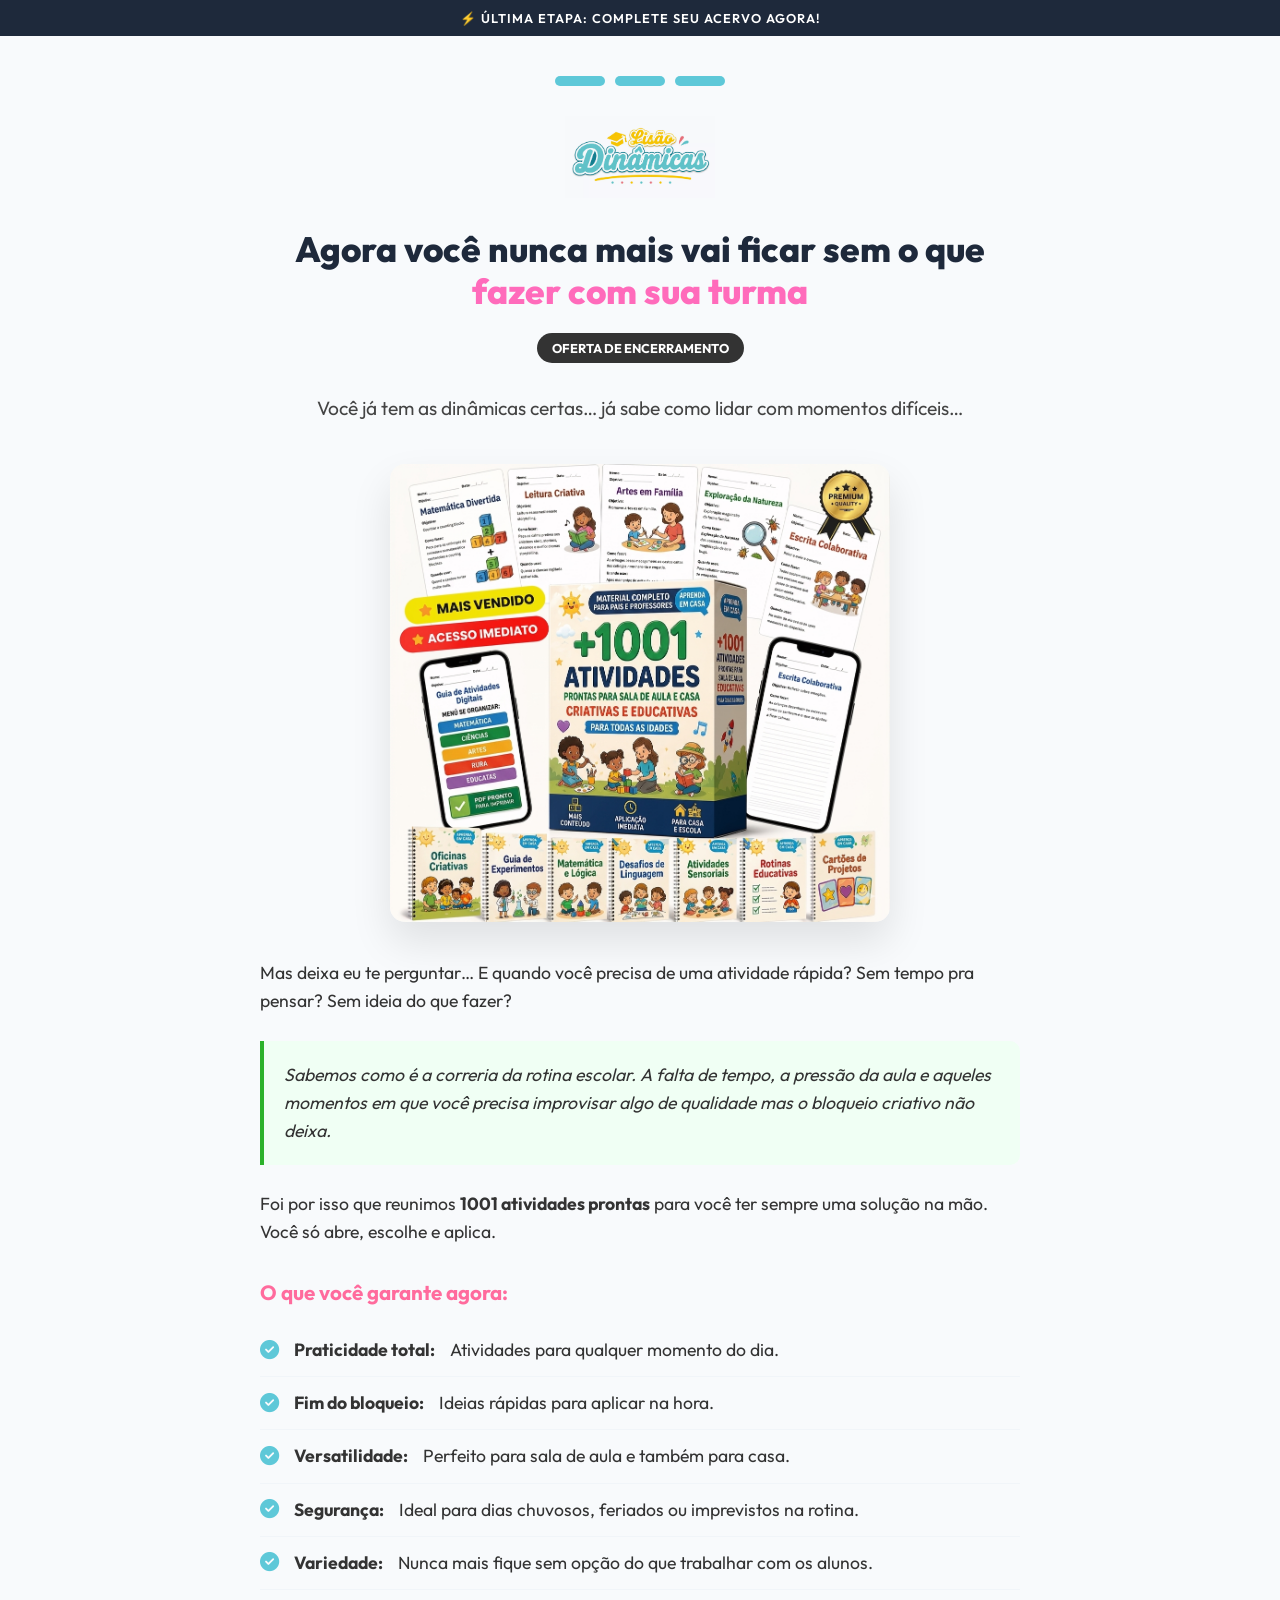
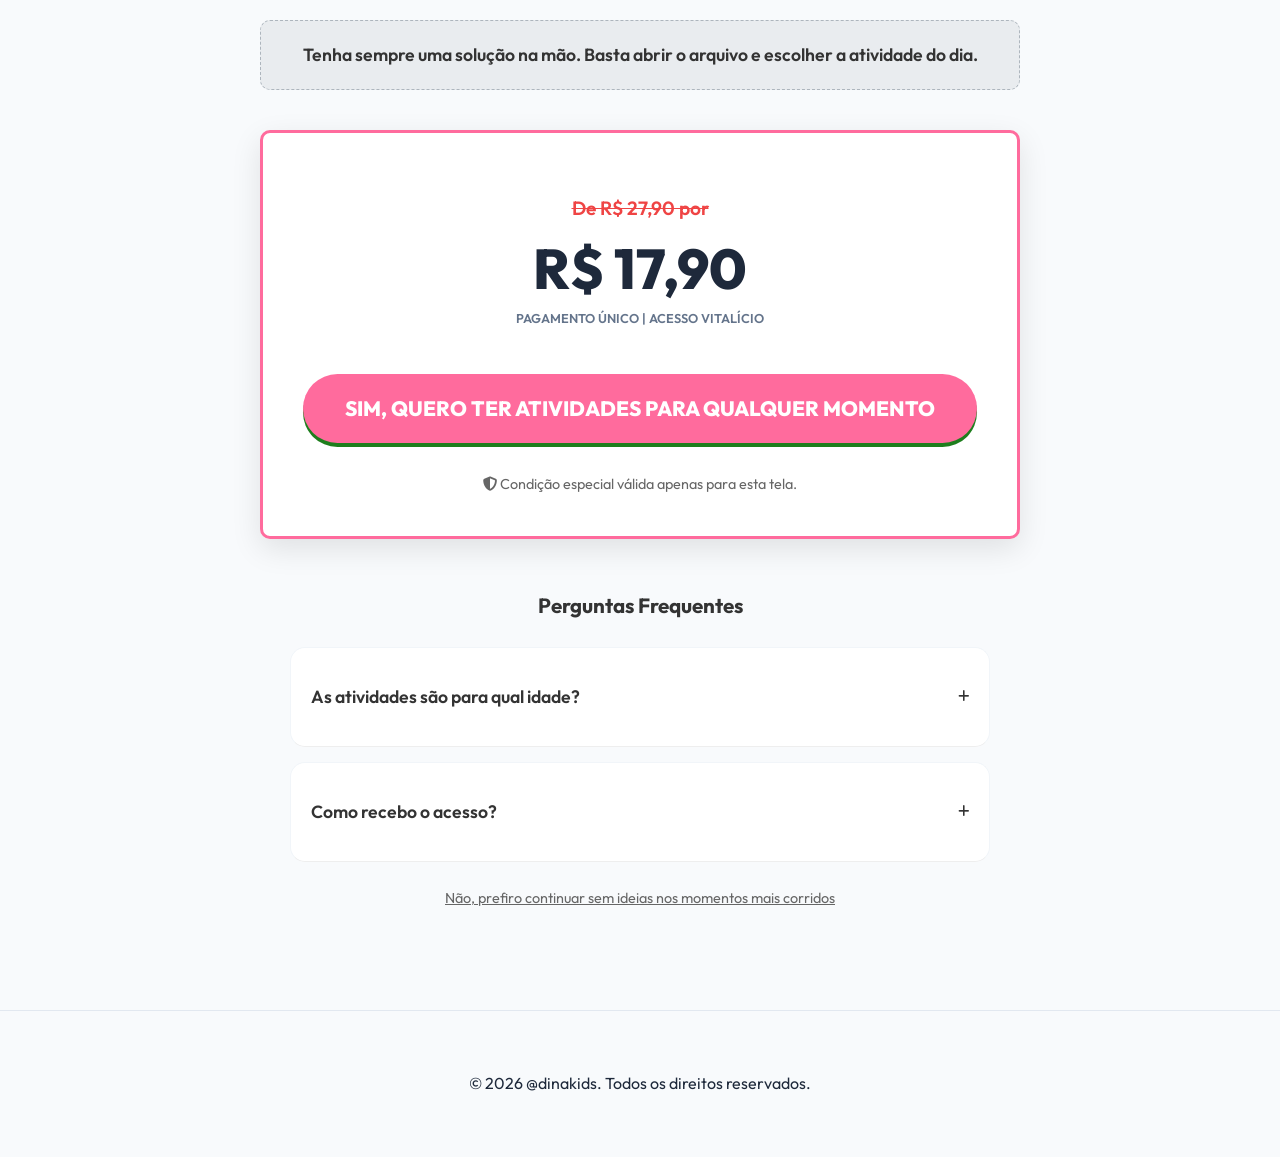
<file: pg kids/upsell2/index.html>
<!DOCTYPE html>
<html lang="pt-BR">

<head>
    <meta charset="UTF-8">
    <meta name="viewport" content="width=device-width, initial-scale=1.0">
    <title>OFERTA FINAL: 1001 Atividades Prontas | @dinakids</title>
    <meta name="description"
        content="Nunca mais fique sem ideias! 1001 atividades prontas para aplicar em sala de aula e em casa. Praticidade total para sua rotina.">

    <!-- Performance Preconnects -->
    <link rel="preconnect" href="https://fonts.googleapis.com">
    <link rel="preconnect" href="https://fonts.gstatic.com" crossorigin>
    <link rel="preconnect" href="https://cdnjs.cloudflare.com">
    <link rel="preconnect" href="https://connect.facebook.net">
    <link rel="preconnect" href="https://cdn.utmify.com.br">

    <link
        href="https://fonts.googleapis.com/css2?family=Outfit:wght@300;400;600;700;800&family=Dancing+Script:wght@700&display=swap"
        rel="stylesheet">

    <!-- Font Awesome -->
    <link rel="stylesheet" href="https://cdnjs.cloudflare.com/ajax/libs/font-awesome/6.4.0/css/all.min.css"
        media="print" onload="this.media='all'">
    <noscript>
        <link rel="stylesheet" href="https://cdnjs.cloudflare.com/ajax/libs/font-awesome/6.4.0/css/all.min.css">
    </noscript>

    <link rel="stylesheet" href="style.css">

    <!-- Meta Pixel Code -->
    <script>
        !function (f, b, e, v, n, t, s) {
            if (f.fbq) return; n = f.fbq = function () {
                n.callMethod ?
                    n.callMethod.apply(n, arguments) : n.queue.push(arguments)
            };
            if (!f._fbq) f._fbq = n; n.push = n; n.loaded = !0; n.version = '2.0';
            n.queue = []; t = b.createElement(e); t.async = !0;
            t.src = v; s = b.getElementsByTagName(e)[0];
            s.parentNode.insertBefore(t, s)
        }(window, document, 'script',
            'https://connect.facebook.net/en_US/fbevents.js');
        fbq('init', '27687904280797981');
        fbq('track', 'PageView');
    </script>
    <noscript><img height="1" width="1" style="display:none"
            src="https://www.facebook.com/tr?id=27687904280797981&ev=PageView&noscript=1" /></noscript>
    <!-- End Meta Pixel Code -->

    <!-- UTMify Pixel -->
    <script>
        window.pixelId = "692cd7f5a578e2dd573d526b"; var a =
            document.createElement("script"); a.setAttribute("async", "");
        a.setAttribute("defer", ""); a.setAttribute("src", "https://cdn.utmify.com.br/scripts/pixel/pixel.js"); document.head.appendChild(a);
    </script>
    
    <style>
        .upsell-container {
            max-width: 800px;
            margin: 0 auto;
            padding: 40px 20px;
        }
        .step-progress {
            display: flex;
            justify-content: center;
            gap: 10px;
            margin-bottom: 30px;
        }
        .step-dot {
            height: 10px;
            width: 50px;
            background: #e0e0e0;
            border-radius: 5px;
        }
        .step-dot.active {
            background: var(--primary);
        }
        .refusal-link {
            display: block;
            text-align: center;
            margin-top: 25px;
            color: #666;
            text-decoration: underline;
            font-size: 0.9rem;
            cursor: pointer;
            transition: color 0.3s;
        }
        .refusal-link:hover {
            color: var(--danger);
        }
        .relief-section {
            background: #f0fff4;
            border-left: 4px solid var(--success);
            padding: 20px;
            margin: 25px 0;
            border-radius: 0 10px 10px 0;
            font-style: italic;
        }
        .exclusivity-tag {
            display: inline-block;
            background: #333;
            color: #fff;
            padding: 5px 15px;
            border-radius: 50px;
            font-size: 0.8rem;
            font-weight: 700;
            margin-bottom: 15px;
        }
    </style>
</head>

<body>

    <!-- Announcement Bar -->
    <div class="announcement-bar">
        ⚡ ÚLTIMA ETAPA: COMPLETE SEU ACERVO AGORA!
    </div>

    <div class="upsell-container">
        <!-- Progress Bar -->
        <div class="step-progress">
            <div class="step-dot active"></div>
            <div class="step-dot active"></div>
            <div class="step-dot active"></div>
        </div>

        <header style="text-align: center; margin-bottom: 40px;">
            <div class="logo">
                <img src="../logo-lisao.webp" alt="Lição Dinâmicas" class="main-logo" style="max-width: 150px;">
            </div>
            
            <h1 class="headline" style="font-size: 2.2rem; line-height: 1.2; margin-top: 20px;">
                Agora você nunca mais vai ficar sem o que <span style="color: #ff6bbb;">fazer com sua turma</span>
            </h1>
            
            <div class="exclusivity-tag">OFERTA DE ENCERRAMENTO</div>
            
            <p style="font-size: 1.2rem; color: #444; margin-top: 15px;">
                Você já tem as dinâmicas certas… já sabe como lidar com momentos difíceis…
            </p>
        </header>

        <section class="upsell-body">
            <div style="margin-bottom: 30px; text-align: center;">
                <img src="mockup.png" alt="1001 Atividades Prontas" style="width: 100%; max-width: 500px; border-radius: 15px; box-shadow: 0 20px 40px rgba(0,0,0,0.1);">
            </div>

            <div class="copy-content" style="font-size: 1.1rem; line-height: 1.6; color: #333;">
                <p>Mas deixa eu te perguntar… E quando você precisa de uma atividade rápida? Sem tempo pra pensar? Sem ideia do que fazer?</p>
                
                <div class="relief-section">
                    Sabemos como é a correria da rotina escolar. A falta de tempo, a pressão da aula e aqueles momentos em que você precisa improvisar algo de qualidade mas o bloqueio criativo não deixa.
                </div>

                <p>Foi por isso que reunimos <strong>1001 atividades prontas</strong> para você ter sempre uma solução na mão. Você só abre, escolhe e aplica.</p>

                <h3 style="margin: 30px 0 15px; color: var(--secondary);">O que você garante agora:</h3>
                <ul class="benefits-list" style="margin-bottom: 30px;">
                    <li><i class="fas fa-check-circle" style="color: var(--primary);"></i> <strong>Praticidade total:</strong> Atividades para qualquer momento do dia.</li>
                    <li><i class="fas fa-check-circle" style="color: var(--primary);"></i> <strong>Fim do bloqueio:</strong> Ideias rápidas para aplicar na hora.</li>
                    <li><i class="fas fa-check-circle" style="color: var(--primary);"></i> <strong>Versatilidade:</strong> Perfeito para sala de aula e também para casa.</li>
                    <li><i class="fas fa-check-circle" style="color: var(--primary);"></i> <strong>Segurança:</strong> Ideal para dias chuvosos, feriados ou imprevistos na rotina.</li>
                    <li><i class="fas fa-check-circle" style="color: var(--primary);"></i> <strong>Variedade:</strong> Nunca mais fique sem opção do que trabalhar com os alunos.</li>
                </ul>

                <div style="background: #e9ecef; padding: 20px; border-radius: 10px; margin: 30px 0; border: 1px dashed #adb5bd; text-align: center;">
                    <p style="margin-bottom: 0; font-weight: 600;">Tenha sempre uma solução na mão. Basta abrir o arquivo e escolher a atividade do dia.</p>
                </div>

                <!-- Pricing -->
                <div class="pricing-card featured" style="margin: 40px 0; border: 3px solid var(--secondary);">
                    <div class="price-header">
                        <span class="old-price" style="font-size: 1.2rem;">De R$ 27,90 por</span>
                        <div class="current-price" style="font-size: 3.5rem;"><span class="price-currency">R$</span> 17,90</div>
                        <span class="payment-method">PAGAMENTO ÚNICO | ACESSO VITALÍCIO</span>
                    </div>

                    <a href="https://www.zuckpay.com.br/checkout/1001-atividades-prontas-para-sala-de-aula-e-casa" class="btn-primary-v2 btn-pulse" style="margin-top: 20px; font-size: 1.3rem; background: var(--secondary); border-color: var(--secondary);">
                        SIM, QUERO TER ATIVIDADES PARA QUALQUER MOMENTO
                    </a>
                    
                    <p style="text-align: center; margin-top: 15px; font-size: 0.9rem; color: #666;">
                        <i class="fas fa-shield-alt"></i> Condição especial válida apenas para esta tela.
                    </p>
                </div>

                <!-- FAQ Section -->
                <div class="upsell-faq" style="margin-top: 50px;">
                    <h3 style="text-align: center; margin-bottom: 25px;">Perguntas Frequentes</h3>
                    <div class="faq-item" style="border-bottom: 1px solid #eee; padding: 15px 0;">
                        <div class="faq-question" style="font-weight: 600; cursor: pointer; display: flex; justify-content: space-between; align-items: center;">As atividades são para qual idade? <i class="fas fa-plus" style="font-size: 0.8rem;"></i></div>
                        <div class="faq-answer" style="margin-top: 10px; display: none; color: #666;">O material cobre desde a Educação Infantil até o Fundamental I, com atividades adaptáveis para diferentes níveis.</div>
                    </div>
                    <div class="faq-item" style="border-bottom: 1px solid #eee; padding: 15px 0;">
                        <div class="faq-question" style="font-weight: 600; cursor: pointer; display: flex; justify-content: space-between; align-items: center;">Como recebo o acesso? <i class="fas fa-plus" style="font-size: 0.8rem;"></i></div>
                        <div class="faq-answer" style="margin-top: 10px; display: none; color: #666;">Assim como sua compra anterior, o link de acesso é enviado imediatamente para o seu e-mail após a aprovação do pagamento.</div>
                    </div>
                </div>

                <a href="https://www.zuckpay.com.br/checkout/250-dinamicas-para-turma-agitada-obrigado" class="refusal-link">
                    Não, prefiro continuar sem ideias nos momentos mais corridos
                </a>
            </div>
        </section>
    </div>

    <footer class="footer" style="margin-top: 60px;">
        <div class="container">
            <p>&copy; 2026 @dinakids. Todos os direitos reservados.</p>
        </div>
    </footer>

    <script>
        // Simple FAQ script
        document.querySelectorAll('.faq-question').forEach(item => {
            item.addEventListener('click', () => {
                const answer = item.nextElementSibling;
                const icon = item.querySelector('i');
                if (answer.style.display === 'block') {
                    answer.style.display = 'none';
                    icon.classList.replace('fa-minus', 'fa-plus');
                } else {
                    answer.style.display = 'block';
                    icon.classList.replace('fa-plus', 'fa-minus');
                }
            });
        });
    </script>
    <script src="https://cdn.utmify.com.br/scripts/utmi/helpers.js"></script>
</body>

</html>
</file>
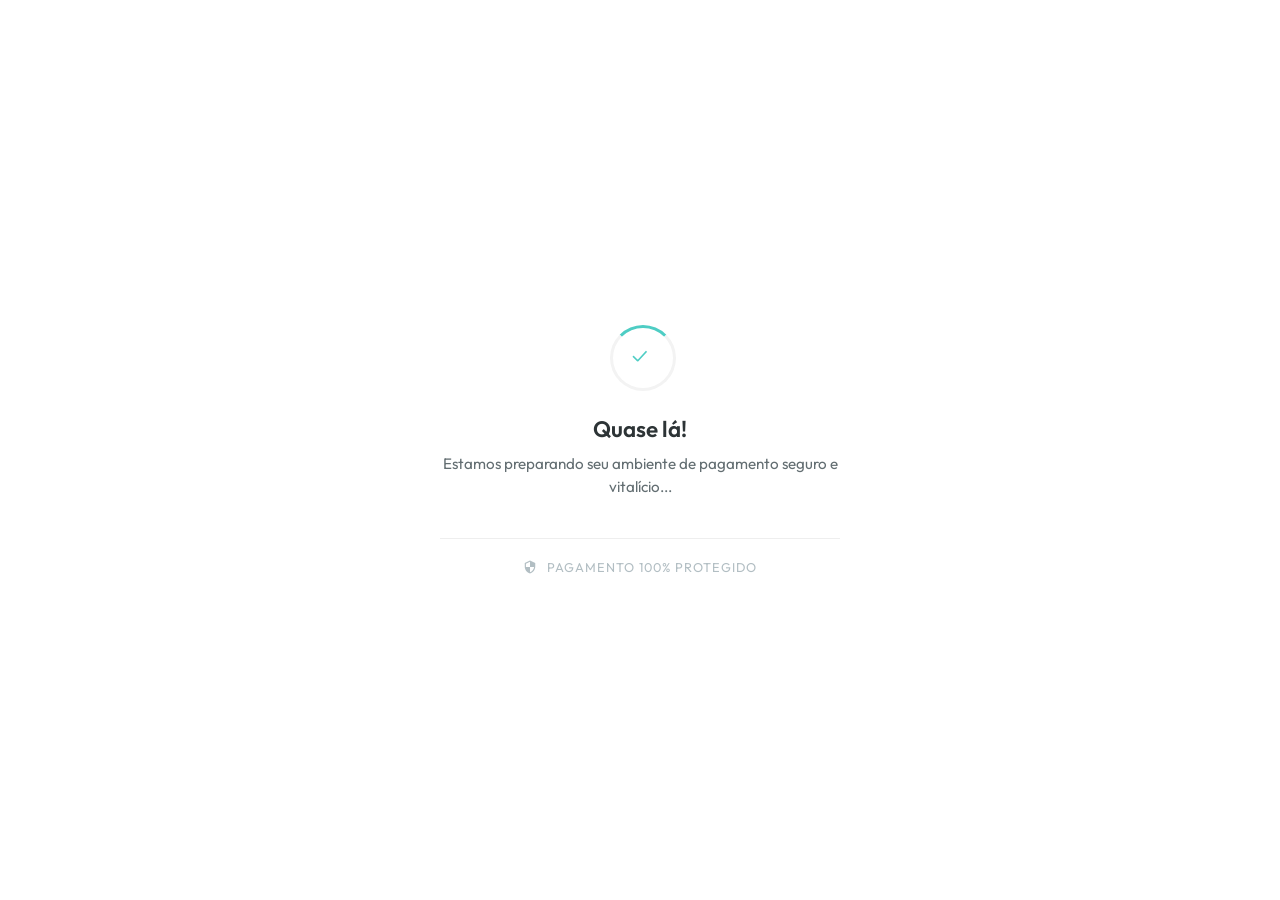
<file: pg kids/checkout.html>
<!DOCTYPE html>
<html lang="pt-BR">
<head>
    <meta charset="UTF-8">
    <meta name="viewport" content="width=device-width, initial-scale=1.0">
    <title>Redirecionando para Pagamento Seguro...</title>
    
    <!-- Scripts UTMify -->
    <script
      src="https://cdn.utmify.com.br/scripts/utms/latest.js"
      data-utmify-prevent-xcod-sck
      data-utmify-prevent-subids
      async
      defer
    ></script>

    <script>
      window.pixelId = "692cd7f5a578e2dd573d526b";
      var a = document.createElement("script");
      a.setAttribute("async", "");
      a.setAttribute("defer", "");
      a.setAttribute("src", "https://cdn.utmify.com.br/scripts/pixel/pixel.js");
      document.head.appendChild(a);
    </script>

    <link href="https://fonts.googleapis.com/css2?family=Outfit:wght@400;600&display=swap" rel="stylesheet">
    
    <style>
        body {
            margin: 0;
            padding: 0;
            display: flex;
            justify-content: center;
            align-items: center;
            height: 100vh;
            background-color: #ffffff;
            font-family: 'Outfit', sans-serif;
            color: #2d3436;
        }
        .container {
            text-align: center;
            padding: 40px;
            max-width: 400px;
            border-radius: 24px;
            background: #fff;
        }
        .loader {
            position: relative;
            width: 60px;
            height: 60px;
            margin: 0 auto 30px;
        }
        .loader-wheel {
            animation: spin 1s linear infinite;
            border: 3px solid #f3f3f3;
            border-top: 3px solid #4ecdc4;
            border-radius: 50%;
            width: 100%;
            height: 100%;
        }
        .loader-check {
            position: absolute;
            top: 50%;
            left: 50%;
            transform: translate(-50%, -50%);
            color: #4ecdc4;
            font-size: 20px;
        }
        @keyframes spin {
            0% { transform: rotate(0deg); }
            100% { transform: rotate(360deg); }
        }
        h2 {
            margin: 0 0 10px;
            font-size: 1.4rem;
            font-weight: 600;
        }
        p {
            margin: 0;
            color: #636e72;
            line-height: 1.5;
            font-size: 0.95rem;
        }
        .secure-footer {
            margin-top: 40px;
            padding-top: 20px;
            border-top: 1px solid #eee;
            display: flex;
            align-items: center;
            justify-content: center;
            gap: 10px;
            font-size: 0.8rem;
            color: #b2bec3;
            text-transform: uppercase;
            letter-spacing: 1px;
        }
        .secure-footer svg {
            width: 14px;
            height: 14px;
            fill: #b2bec3;
        }
    </style>
</head>
<body>
    <div class="container">
        <div class="loader">
            <div class="loader-wheel"></div>
            <div class="loader-check">✓</div>
        </div>
        <h2>Quase lá!</h2>
        <p>Estamos preparando seu ambiente de pagamento seguro e vitalício...</p>
        
        <div class="secure-footer">
            <svg viewBox="0 0 24 24"><path d="M12 1L3 5v6c0 5.55 3.84 10.74 9 12 5.16-1.26 9-6.45 9-12V5l-9-4zm0 10.99h7c-.53 4.12-3.28 7.79-7 8.94V12H5V6.3l7-3.11v8.8z"/></svg>
            Pagamento 100% Protegido
        </div>
    </div>

    <script>
        // Configuração dos Links
        const plans = {
            'premium': 'https://zuckpay.com.br/checkout/250-dinamicas-para-turma-agitada',
            'basico': 'https://zuckpay.com.br/checkout/250-dinamicas-para-turma-agitada-basico',
            'oferta': 'https://zuckpay.com.br/checkout/250-dinamicas-para-turma-agitada-desconto'
        };

        function startRedirect() {
            // Pega o parâmetro 'p' da URL (ex: ?p=premium)
            const urlParams = new URLSearchParams(window.location.search);
            const planKey = urlParams.get('p') || 'premium'; // Padrão é premium se não houver parâmetro
            
            // Define o link base de destino
            let targetUrl = plans[planKey] || plans['premium'];

            // Se o navegador já tiver parâmetros de UTM na URL atual, repassa eles
            const currentParams = window.location.search;
            if (currentParams) {
                const separator = targetUrl.includes('?') ? '&' : '?';
                // Remove o ?p=... para não sujar o link final se não quiser, 
                // mas a UTMify prefere ter tudo disponível.
                targetUrl += separator + currentParams.substring(1);
            }

            // Aguarda um pouco para os scripts da UTMify carregarem/lerem os cookies
            setTimeout(() => {
                window.location.href = targetUrl;
            }, 1200); // 1.2 segundos para passar autoridade e segurança
        }

        window.addEventListener('load', startRedirect);
    </script>
</body>
</html>
</file>
<file: pg kids/style.css>
:root {
    --primary: #5ec8d8; /* Turquesa */
    --secondary: #ff6b9d; /* Rosa */
    --accent: #ffde00; /* Amarelo */
    --danger: #ed3237; /* Vermelho Urgência */
    --success: #2bb22a; /* Verde Botão */
    --bg-light: #F8FAFC;
    --text-dark: #1E293B;
    --text-light: #64748B;
    --white: #FFFFFF;
    --fb-bg: #f0f2f5;
    --container-width: 1100px;
    --shadow-blue: 0 10px 30px rgba(94, 200, 216, 0.2);
    --accent-pink: #ff6b9d;
}

* {
    margin: 0;
    padding: 0;
    box-sizing: border-box;
}

body {
    font-family: 'Outfit', sans-serif;
    background-color: var(--bg-light);
    color: var(--text-dark);
    line-height: 1.6;
    overflow-x: hidden;
}

.container {
    max-width: var(--container-width);
    margin: 0 auto;
    padding: 0 20px;
}

/* Section Titles */
.section-title {
    text-align: center;
    font-size: clamp(1.8rem, 4vw, 2.8rem);
    font-weight: 800;
    margin-bottom: 50px;
    color: var(--text-dark);
    line-height: 1.2;
}

.section-title.centered {
    text-align: center;
}

/* Announcement Bar */
.announcement-bar {
    background-color: var(--text-dark);
    color: var(--white);
    text-align: center;
    padding: 8px 0;
    font-size: 0.8rem;
    font-weight: 600;
    letter-spacing: 1px;
}

/* Hero Section */
.hero {
    background: radial-gradient(circle at top right, rgba(94, 200, 216, 0.1), transparent),
                radial-gradient(circle at bottom left, rgba(255, 107, 157, 0.1), transparent);
    padding: 40px 0 80px;
    text-align: center;
}

.logo {
    margin-bottom: 30px;
    display: flex;
    justify-content: center;
}

.main-logo {
    max-width: 300px;
    height: auto;
    mix-blend-mode: multiply;
}

.headline {
    font-size: clamp(2rem, 5vw, 3.5rem);
    font-weight: 800;
    line-height: 1.1;
    margin-bottom: 20px;
    max-width: 900px;
    margin-left: auto;
    margin-right: auto;
}

.highlight {
    color: var(--secondary);
}

.sub-headline {
    font-size: clamp(1.1rem, 2vw, 1.3rem);
    color: var(--text-light);
    max-width: 800px;
    margin: 0 auto 40px;
}

.sub-headline b {
    color: var(--primary);
}

.hero-content {
    display: flex;
    flex-direction: column;
    align-items: center;
    gap: 25px;
}

.mockup-placeholder {
    width: 100%;
    max-width: 900px;
    margin: 0 auto;
    position: relative;
}

.video-container {
    position: relative;
    width: 100%;
    max-width: 800px;
    margin: 0 auto;
    cursor: pointer;
}

.unmute-overlay {
    position: absolute;
    top: 50%;
    left: 50%;
    transform: translate(-50%, -50%);
    background: rgba(0, 0, 0, 0.7);
    color: white;
    border: 2px solid white;
    padding: 15px 25px;
    border-radius: 50px;
    font-weight: 800;
    font-size: 1.1rem;
    display: flex;
    flex-direction: column;
    align-items: center;
    gap: 10px;
    cursor: pointer;
    z-index: 10;
    transition: all 0.3s ease;
    animation: pulse-border 1.5s infinite;
    width: 180px;
}

@keyframes pulse-border {
    0% { box-shadow: 0 0 0 0 rgba(255, 255, 255, 0.4); }
    70% { box-shadow: 0 0 0 15px rgba(255, 255, 255, 0); }
    100% { box-shadow: 0 0 0 0 rgba(255, 255, 255, 0); }
}

.unmute-icon {
    font-size: 1.8rem;
}

.unmute-overlay:hover {
    background: rgba(255, 255, 255, 0.2);
    transform: translate(-50%, -50%) scale(1.05);
}



.hero-cta {
    display: flex;
    flex-direction: column;
    align-items: center;
    gap: 20px;
}

.badges {
    display: flex;
    gap: 10px;
}

.badge {
    padding: 8px 20px;
    border-radius: 50px;
    font-size: 0.85rem;
    font-weight: 700;
    text-transform: uppercase;
}

.badge.yellow { background-color: var(--accent); color: #000; }
.badge.blue { background-color: var(--primary); color: #fff; }

.btn-primary {
    background: var(--success);
    color: white;
    padding: 22px 50px;
    border-radius: 50px;
    text-decoration: none;
    font-weight: 800;
    font-size: 1.4rem;
    box-shadow: 0 10px 20px rgba(43, 178, 42, 0.3);
    transition: transform 0.3s ease, box-shadow 0.3s ease;
    display: flex;
    flex-direction: column;
    align-items: center;
    text-align: center;
    border-bottom: 4px solid rgba(0,0,0,0.1);
}

.btn-primary:hover {
    transform: translateY(-3px);
    box-shadow: 0 15px 40px rgba(43, 178, 42, 0.4);
}

.btn-primary small {
    font-size: 0.8rem;
    font-weight: 400;
    opacity: 0.9;
}

.secure-payment {
    font-size: 0.85rem;
    color: var(--text-light);
}

/* Stats */
.stats {
    background: var(--white);
    padding: 40px 0;
    border-top: 1px solid #edf2f7;
    border-bottom: 1px solid #edf2f7;
}

.stats-grid {
    display: grid;
    grid-template-columns: repeat(3, 1fr);
    gap: 20px;
    text-align: center;
}

.stat-item i {
    font-size: 1.5rem;
    color: var(--primary);
    margin-bottom: 10px;
}

.stat-item strong {
    display: block;
    font-size: 1.5rem;
    font-weight: 800;
}

.stat-item span {
    font-size: 0.9rem;
    color: var(--text-light);
}

/* Benefits */
.benefits {
    padding: 80px 0;
}

.benefits-box {
    background: white;
    padding: 40px;
    border-radius: 30px;
    box-shadow: 0 10px 30px rgba(0,0,0,0.05);
    max-width: 800px;
    margin: 0 auto;
}

.benefits-box h2 {
    text-align: center;
    margin-bottom: 30px;
    font-size: 1.8rem;
}

.benefits-list {
    list-style: none;
}

.benefits-list li {
    display: flex;
    align-items: center;
    gap: 15px;
    padding: 12px 0;
    border-bottom: 1px solid #f1f5f9;
    font-size: 1.1rem;
}

.benefits-list li i {
    color: var(--success);
    font-size: 1.2rem;
}

/* Infinite Marquee */
.marquee-section {
    padding: 60px 0;
    background-color: #f8fafc;
    overflow: hidden;
}

.marquee-container {
    display: flex;
    flex-direction: column;
    gap: 30px;
}

.marquee-wrapper {
    display: flex;
    overflow: hidden;
    user-select: none;
    mask-image: linear-gradient(to right, transparent, black 10%, black 90%, transparent);
}

.marquee-track {
    display: flex;
    gap: 20px;
    flex-shrink: 0;
    padding: 10px 0;
}

.marquee-track.left {
    animation: scroll-left 40s linear infinite;
}

.marquee-track.right {
    animation: scroll-right 40s linear infinite;
}

.marquee-track:hover {
    animation-play-state: paused;
}

@keyframes scroll-left {
    from { transform: translateX(0); }
    to { transform: translateX(calc(-50% - 10px)); }
}

@keyframes scroll-right {
    from { transform: translateX(calc(-50% - 10px)); }
    to { transform: translateX(0); }
}

.marquee-item {
    width: 280px;
    height: 380px;
    flex-shrink: 0;
    border-radius: 18px;
    overflow: hidden;
    box-shadow: 0 8px 25px rgba(0,0,0,0.08);
    border: 1px solid rgba(0,0,0,0.05);
    transition: transform 0.3s ease;
}

.marquee-item:hover {
    transform: translateY(-10px) scale(1.02);
}

.marquee-item img {
    width: 100%;
    height: 100%;
    object-fit: cover;
    display: block;
}

/* Mobile Adjustments for Marquee */
@media (max-width: 768px) {
    .marquee-item {
        width: 180px;
        height: 250px;
    }
    .marquee-track.left { animation-duration: 25s; }
    .marquee-track.right { animation-duration: 25s; }
}

/* Modules */
.modules {
    padding: 80px 0;
}

.modules-grid {
    display: grid;
    grid-template-columns: repeat(auto-fit, minmax(240px, 1fr));
    gap: 30px;
}

.module-card {
    background: white;
    padding: 30px;
    border-radius: 20px;
    text-align: center;
    box-shadow: 0 10px 20px rgba(0,0,0,0.02);
    border: 1px solid #f1f5f9;
}

.module-img {
    width: 80px;
    height: 80px;
    background: #f1f5f9;
    border-radius: 50%;
    display: flex;
    align-items: center;
    justify-content: center;
    margin: 0 auto 20px;
    color: var(--primary);
    overflow: hidden;
}

.icon-fallback {
    width: 100%;
    height: 100%;
    display: flex;
    align-items: center;
    justify-content: center;
    background: #eff6ff;
    color: var(--primary);
    font-size: 1.8rem;
}

.module-card h3 {
    margin-bottom: 15px;
}

.module-card p {
    font-size: 0.95rem;
    color: var(--text-light);
}

/* Bonus */
.bonus {
    padding: 80px 0;
    background: #fdf2f8;
}

.highlight-text {
    color: var(--primary);
}

.highlight-yellow {
    background: var(--accent);
    padding: 2px 12px;
    border-radius: 5px;
    color: var(--text-dark);
}

.bonus-intro {
    text-align: center;
    font-style: italic;
    font-size: 1.2rem;
    color: var(--text-light);
    margin-bottom: 40px;
}

.bonus-grid {
    display: grid;
    grid-template-columns: repeat(auto-fit, minmax(300px, 1fr));
    gap: 30px;
}

.bonus-card {
    background: white;
    padding: 40px;
    border-radius: 25px;
    position: relative;
    box-shadow: 0 15px 35px rgba(0,0,0,0.05);
    overflow: hidden;
    text-align: center;
}

.bonus-tag {
    position: absolute;
    top: 20px;
    right: -30px;
    background: var(--accent);
    padding: 5px 40px;
    transform: rotate(45deg);
    font-weight: 800;
    font-size: 0.8rem;
}

.bonus-tag.premium {
    background: var(--primary);
    color: white;
}

.bonus-value {
    margin-top: 15px;
    font-weight: 700;
    color: var(--text-light);
    font-size: 0.9rem;
}

.bonus-value .strikethrough {
    color: var(--danger);
    text-decoration: line-through;
}

.bonus-img {
    width: 100%;
    aspect-ratio: 16/9;
    background: transparent;
    border-radius: 15px;
    display: flex;
    align-items: center;
    justify-content: center;
    margin-bottom: 25px;
    color: #cbd5e1;
}

/* How it Works */
.how-it-works {
    padding: 80px 0;
}

.steps-grid {
    display: grid;
    grid-template-columns: repeat(3, 1fr);
    gap: 30px;
}

.step-card {
    background: white;
    padding: 40px;
    border-radius: 20px;
    text-align: center;
    box-shadow: var(--shadow-blue);
}

.step-icon {
    width: 60px;
    height: 60px;
    background: var(--primary);
    color: white;
    border-radius: 50%;
    display: flex;
    align-items: center;
    justify-content: center;
    margin: 0 auto 20px;
    font-size: 1.5rem;
}

/* Indicators */
.indicators {
    padding: 80px 0;
    background: #f1f5f9;
}

.indicator-grid {
    display: grid;
    grid-template-columns: 1fr 1fr;
    gap: 30px;
}

.indicator-card {
    background: white;
    padding: 40px;
    border-radius: 20px;
    display: flex;
    align-items: center;
    gap: 20px;
}

.indicator-img {
    width: 120px;
    height: 120px;
    background: transparent;
    border-radius: 10px;
}

/* Pricing Section V3 */
.pricing {
    position: relative;
    padding-top: 0;
    background-color: #f1f5f9;
}

.offer-today-strip {
    background-color: var(--secondary); /* Rosa/Vermelho */
    color: white;
    text-align: center;
    padding: 12px 0;
    font-size: 1.4rem;
    font-weight: 900;
    text-transform: uppercase;
    letter-spacing: 2px;
    margin-bottom: 40px;
    box-shadow: 0 4px 15px rgba(0,0,0,0.1);
}



.pricing-grid {
    display: grid;
    grid-template-columns: repeat(auto-fit, minmax(350px, 1fr));
    gap: 30px;
    align-items: start;
}

.guarantee-box-v2 {
    background: white;
    padding: 30px;
    border-radius: 15px;
    display: flex;
    align-items: center;
    gap: 25px;
    max-width: 600px;
    margin: 40px auto 0;
    box-shadow: 0 10px 30px rgba(0,0,0,0.05);
    border: 1px solid #e2e8f0;
}

.guarantee-seal-img {
    width: 100px;
    height: auto;
    flex-shrink: 0;
}

.guarantee-box-v2 p {
    font-weight: 800;
    font-size: 1.1rem;
    color: var(--text-dark);
    margin-bottom: 5px;
}

.guarantee-box-v2 small {
    color: var(--text-light);
    font-size: 0.9rem;
}

@media (max-width: 768px) {
    .guarantee-box-v2 {
        flex-direction: column;
        text-align: center;
        gap: 15px;
    }
    .guarantee-seal-img {
        width: 80px;
    }
}

.pricing-card {
    background: white;
    padding: 40px;
    border-radius: 10px;
    text-align: center;
    box-shadow: 0 5px 15px rgba(0,0,0,0.05);
    border: 1px solid #e2e8f0;
    position: relative;
}

.pricing-card.featured {
    border: 2px solid var(--accent);
    box-shadow: 0 10px 30px rgba(0,0,0,0.1);
    transform: none;
    padding-top: 80px;
}

.featured-tag {
    background: #ffde00;
    color: var(--text-dark);
    padding: 5px 25px;
    border-radius: 50px;
    font-size: 0.85rem;
    font-weight: 800;
    top: 20px;
    left: 50%;
    transform: translateX(-50%);
    position: absolute;
    width: auto;
}

/* Pricing Mockups */
.pricing-main-mockup {
    display: flex;
    justify-content: center;
    margin-bottom: 20px;
    position: relative;
    z-index: 5;
}

.pricing-product-img {
    max-width: 450px;
    width: 100%;
    height: auto;
    filter: drop-shadow(0 15px 30px rgba(0,0,0,0.15));
}

.card-mockup {
    margin: -30px auto 20px;
    max-width: 250px;
}

.premium-mockup-img {
    width: 100%;
    height: auto;
    filter: drop-shadow(0 10px 20px rgba(0,0,0,0.1));
}

@media (max-width: 768px) {
    .pricing-product-img {
        max-width: 300px;
    }
    .card-mockup {
        max-width: 180px;
        margin-top: -20px;
    }
}

.premium-callout {
    background-color: var(--accent-pink, #ff6b9d);
    color: #ffffff;
    padding: 15px 20px;
    border-radius: 12px;
    margin-bottom: 0;
    align-self: center;
    text-align: center;
    box-shadow: 0 8px 20px rgba(255, 107, 157, 0.2);
    border: 1px solid rgba(255, 255, 255, 0.2);
}

.premium-callout strong {
    display: block;
    font-size: 1.15rem;
    font-weight: 800;
    margin-bottom: 8px;
    color: var(--accent, #ffde00);
    text-transform: uppercase;
}

.premium-callout p {
    font-size: 0.95rem;
    margin-bottom: 12px;
    line-height: 1.4;
    font-weight: 500;
}

.pendulum-arrows {
    display: flex;
    justify-content: center;
    gap: 8px;
    color: var(--accent, #ffde00);
    font-size: 1.3rem;
    animation: pendulum 1.5s ease-in-out infinite;
}

@keyframes pendulum {
    0%, 100% {
        transform: translateY(0);
    }
    50% {
        transform: translateY(6px);
    }
}

.price-header {
    margin-bottom: 25px;
}

.price-header .old-price {
    font-size: 1rem;
    color: #ef4444;
    text-decoration: line-through;
    font-weight: 600;
}

.current-price {
    font-size: 4rem;
    font-weight: 800;
    color: var(--text-dark);
}

.payment-method {
    display: block;
    font-size: 0.8rem;
    color: var(--text-light);
    font-weight: 600;
    margin-top: -5px;
}

.installments {
    display: block;
    font-size: 1.1rem;
    font-weight: 700;
    color: var(--success);
    margin: 5px 0;
}

.savings {
    color: #2bb22a;
    font-weight: 700;
    font-size: 0.9rem;
    margin-top: 10px;
}

.format-text {
    font-size: 0.85rem;
    color: #ef4444;
    margin-top: 10px;
    line-height: 1.3;
}

.divider {
    height: 1px;
    background: #e2e8f0;
    margin: 20px 0;
}

.price-features {
    text-align: left;
    list-style: none;
    margin-bottom: 30px;
}

.price-features li {
    display: flex;
    align-items: center;
    gap: 10px;
    padding: 8px 0;
    font-size: 0.95rem;
    color: #334155;
    border: none;
}

.detailed-list li i.fa-check {
    color: #38bdf8;
    font-size: 0.8rem;
}

.detailed-list li i.fa-chevron-right {
    color: #38bdf8;
    font-size: 0.7rem;
}

.guarantee-item {
    font-size: 0.85rem !important;
    color: #38bdf8 !important;
}

.you-get-item {
    font-size: 1rem !important;
    background: #f0fdf4;
    padding: 10px !important;
    border-radius: 5px;
}

.btn-primary-v2 {
    background: #2bb22a;
    color: white;
    display: block;
    width: 100%;
    padding: 18px;
    border-radius: 50px;
    text-decoration: none;
    font-weight: 800;
    font-size: 1.5rem;
    box-shadow: 0 4px 0 #1e7e1d;
    transition: transform 0.2s;
    margin-bottom: 15px;
}

.btn-primary-v2:hover {
    transform: translateY(2px);
    box-shadow: 0 2px 0 #1e7e1d;
}

.btn-secondary-v2 {
    display: inline-block;
    padding: 18px 30px;
    background: #f0f2f5;
    color: #4a5568;
    text-decoration: none;
    border-radius: 12px;
    font-weight: 700;
    font-size: 1.1rem;
    transition: all 0.3s ease;
    border: 2px solid #e2e8f0;
    text-align: center;
    width: 100%;
}

.btn-secondary-v2:hover {
    background: #e2e8f0;
    color: #2d3748;
}

.attention-text {
    font-size: 0.85rem;
    color: #ef4444;
    line-height: 1.4;
}

.down-arrows {
    display: flex;
    flex-direction: column;
    align-items: center;
    margin-top: 10px;
    color: #ef4444;
}

.limited-offer-text {
    font-size: 0.85rem;
    color: #334155;
    margin-bottom: 20px;
}

.trust-badges-v2 {
    display: flex;
    justify-content: center;
    align-items: center;
    gap: 15px;
    opacity: 0.7;
}

.trust-badges-v2 img {
    height: 20px;
    filter: grayscale(1);
}

/* Timer Section */
.timer-section {
    margin: 40px 0;
}

.timer-text {
    font-weight: 800;
    margin-bottom: 15px;
    color: var(--text-dark);
}

.timer-display {
    display: flex;
    justify-content: center;
    gap: 10px;
}

.timer-unit {
    display: flex;
    flex-direction: column;
    align-items: center;
}

.timer-unit span {
    background: #ff6b9d;
    color: white;
    width: 50px;
    height: 40px;
    display: flex;
    align-items: center;
    justify-content: center;
    font-size: 1.2rem;
    font-weight: 800;
    border-radius: 5px;
}

.timer-unit small {
    font-size: 0.7rem;
    text-transform: uppercase;
    margin-top: 5px;
    font-weight: 700;
}

/* Timer and Guarantee Below Offer */
.timer-section-v2 {
    margin: 60px 0 40px;
    text-align: center;
}

.timer-section-v2 .timer-text {
    font-weight: 800;
    font-size: 1.8rem;
    margin-bottom: 25px;
    color: var(--text-dark);
    letter-spacing: -0.5px;
}

.timer-section-v2 .timer-display {
    display: flex;
    justify-content: center;
    gap: 15px;
}

.timer-section-v2 .timer-unit {
    display: flex;
    flex-direction: column;
    align-items: center;
}

.timer-section-v2 .timer-unit span {
    background: var(--accent-pink);
    color: white;
    width: 80px;
    height: 70px;
    display: flex;
    align-items: center;
    justify-content: center;
    font-size: 2.2rem;
    font-weight: 800;
    border-radius: 12px;
    box-shadow: 0 4px 0 #e05586;
}

.timer-section-v2 .timer-unit small {
    font-size: 0.8rem;
    text-transform: uppercase;
    margin-top: 10px;
    font-weight: 800;
    color: var(--text-dark);
}



/* Value Stacking */
.stack-box {
    background: var(--text-dark);
    color: white;
    padding: 50px;
    border-radius: 30px;
    max-width: 700px;
    margin: 0 auto;
}

.stack-box h3 {
    margin-bottom: 25px;
    color: var(--accent);
}

.stack-box ul {
    list-style: none;
    margin-bottom: 30px;
}

.stack-box li {
    padding: 8px 0;
}

.total-value {
    border-top: 1px solid #475569;
    padding-top: 20px;
    font-size: 1.2rem;
}

.strikethrough {
    text-decoration: line-through;
    opacity: 0.6;
}

/* Testimonials V2 */
.testimonials-v2 {
    padding: 80px 0;
    background: #fff;
    text-align: center;
}

.testimonials-title {
    display: inline-block;
    background: var(--accent);
    color: var(--text-dark);
    padding: 10px 40px;
    font-size: 2rem;
    font-weight: 800;
    margin-bottom: 40px;
    text-transform: uppercase;
}

.authority-box {
    max-width: 800px;
    margin: 0 auto 50px;
    padding: 30px;
    border: 2px dashed #cbd5e1;
    border-radius: 20px;
}

.authority-content {
    display: flex;
    align-items: center;
    gap: 20px;
    text-align: left;
}

.authority-content i {
    font-size: 3rem;
    color: var(--accent);
}

.authority-content h3 {
    font-size: 1.4rem;
    margin-bottom: 5px;
}

.authority-content p {
    color: var(--text-light);
    font-size: 1rem;
}

.social-proof-stack {
    display: flex;
    flex-direction: column;
    align-items: center;
    gap: 20px;
    max-width: 800px;
    margin: 0 auto;
}

.social-proof-stack img {
    width: 100%;
    max-width: 600px;
    border-radius: 10px;
    box-shadow: 0 4px 15px rgba(0,0,0,0.05);
}

/* FAQ */
.faq {
    padding: 80px 0;
}

.faq-item {
    max-width: 700px;
    margin: 0 auto 15px;
    background: white;
    border-radius: 15px;
    overflow: hidden;
    border: 1px solid #f1f5f9;
}

.faq-question {
    padding: 20px;
    font-weight: 700;
    cursor: pointer;
    display: flex;
    justify-content: space-between;
    align-items: center;
}

.faq-answer {
    padding: 0 20px 20px;
    color: var(--text-light);
    display: none;
}

/* Footer */
.footer {
    padding: 60px 0;
    text-align: center;
    background: #f8fafc;
    border-top: 1px solid #e2e8f0;
}

.footer-links {
    margin-top: 10px;
}

.footer-links a {
    color: var(--text-light);
    text-decoration: none;
    font-size: 0.9rem;
}

/* WhatsApp */
.whatsapp-btn {
    position: fixed;
    bottom: 30px;
    right: 30px;
    background: var(--success);
    color: white;
    width: 60px;
    height: 60px;
    border-radius: 50%;
    display: flex;
    align-items: center;
    justify-content: center;
    font-size: 2rem;
    box-shadow: 0 10px 20px rgba(37, 211, 102, 0.3);
    z-index: 1000;
    transition: transform 0.3s;
}

.whatsapp-btn:hover {
    transform: scale(1.1);
}

/* Responsive Improvements */
@media (max-width: 768px) {
    .container {
        padding: 0 15px;
    }

    .announcement-bar {
        font-size: 0.7rem;
        padding: 5px 10px;
    }

    .hero {
        padding: 10px 0 30px;
    }

    .headline {
        font-size: 1.6rem !important;
        margin-bottom: 15px;
        padding: 0 5px;
    }

    .sub-headline {
        font-size: 0.95rem;
        margin-bottom: 20px;
    }

    .video-container {
        max-width: 320px; /* Limita a largura no mobile para o vídeo vertical não ocupar a tela toda */
        margin: 0 auto;
    }

    .main-logo {
        max-width: 160px;
        margin-bottom: 10px;
    }

    .stats-grid {
        grid-template-columns: 1fr;
        gap: 30px;
    }

    .benefits-box {
        padding: 25px 20px;
    }

    .benefits-box h2 {
        font-size: 1.5rem;
    }

    .benefits-list li {
        font-size: 1rem;
    }

    .carousel-item {
        flex: 0 0 100%;
    }

    .indicator-grid {
        grid-template-columns: 1fr;
    }

    .indicator-card {
        flex-direction: column;
        text-align: center;
        padding: 30px 20px;
    }

    .indicator-img {
        margin: 0 auto 15px;
    }

    .steps-grid {
        grid-template-columns: 1fr;
    }

    .bonus-grid {
        grid-template-columns: 1fr;
    }

    .testimonials-title {
        font-size: 1.5rem;
        padding: 8px 25px;
    }

    .authority-content {
        flex-direction: column;
        text-align: center;
    }

    .authority-content i {
        font-size: 2.5rem;
    }

    .pricing-grid {
        grid-template-columns: 1fr;
    }

    .pricing-card.featured {
        transform: none !important;
        margin-top: 20px;
    }

    .current-price {
        font-size: 3rem;
    }

    .stack-box {
        padding: 30px 20px;
    }

    .stack-box h3 {
        font-size: 1.2rem;
    }

    .timer-display {
        gap: 5px;
    }

    .timer-unit span {
        width: 40px;
        height: 35px;
        font-size: 1rem;
    }

    .pricing-top-bar {
        font-size: 1.1rem;
        padding: 10px 0;
    }

    .whatsapp-btn {
        width: 50px;
        height: 50px;
        bottom: 20px;
        right: 20px;
        font-size: 1.5rem;
    }
}

@media (max-width: 480px) {
    .headline {
        font-size: 1.6rem !important;
    }

    .btn-primary, .btn-primary-v2 {
        font-size: 1.2rem;
        padding: 15px 20px;
    }

    .current-price {
        font-size: 2.5rem;
    }
}

/* Upsell Pop-up */
.upsell-overlay {
    position: fixed;
    top: 0;
    left: 0;
    width: 100%;
    height: 100%;
    background: rgba(0, 0, 0, 0.85);
    display: none;
    justify-content: center;
    align-items: flex-start; /* Aligns to top so nothing is cut off */
    z-index: 1000;
    padding: 20px 10px;
    backdrop-filter: blur(8px);
    overflow-y: auto; /* Enables scrolling if the screen is too small */
}

.upsell-content {
    background: white;
    max-width: 480px;
    width: 95%;
    border-radius: 20px;
    padding: 25px 20px;
    text-align: center;
    position: relative;
    box-shadow: 0 25px 50px -12px rgba(0, 0, 0, 0.5);
    border: 3px solid #ff7b00;
    animation: popIn 0.4s cubic-bezier(0.68, -0.55, 0.265, 1.55);
    margin: 20px auto; /* Ensures space at top and bottom */
}

.best-seller-tag {
    position: absolute;
    top: -15px;
    left: 50%;
    transform: translateX(-50%);
    background: #ff0000;
    color: white;
    padding: 5px 20px;
    border-radius: 20px;
    font-weight: 800;
    font-size: 0.9rem;
    box-shadow: 0 4px 10px rgba(0,0,0,0.2);
    z-index: 10;
    text-transform: uppercase;
}

@keyframes popIn {
    0% { transform: scale(0.5); opacity: 0; }
    100% { transform: scale(1); opacity: 1; }
}

.upsell-header {
    background: var(--danger);
    color: white;
    padding: 6px 15px;
    border-radius: 50px;
    display: inline-block;
    font-weight: 800;
    font-size: 0.7rem;
    margin-bottom: 10px;
}

.upsell-content h3 {
    font-size: 1.4rem;
    font-weight: 900;
    margin-bottom: 8px;
    color: var(--text-dark);
    line-height: 1.2;
}

.upsell-content p {
    font-size: 0.9rem;
    color: var(--text-light);
    line-height: 1.3;
    margin-bottom: 15px;
}

.upsell-price {
    background: #fff9db;
    padding: 10px 15px;
    border-radius: 15px;
    margin-bottom: 15px;
    border: 2px dashed #fab005;
}

.upsell-price .old-price {
    font-size: 0.8rem;
    text-decoration: line-through;
    color: #ef4444;
}

.upsell-price .new-price {
    font-size: 2.2rem;
    font-weight: 900;
    color: var(--text-dark);
}

.upsell-actions {
    display: flex;
    flex-direction: column;
    gap: 8px;
}

.btn-no-thanks {
    color: var(--text-light);
    text-decoration: underline;
    font-size: 0.85rem;
    cursor: pointer;
    background: none;
    border: none;
    padding: 0;
}

.urgency-text {
    margin-top: 20px;
    font-weight: 700;
    color: #ef4444;
    font-size: 0.85rem;
}

/* Responsive Popup */
@media (max-width: 480px) {
    .upsell-content {
        padding: 25px 20px;
    }
    .upsell-content h3 {
        font-size: 1.5rem;
    }
    .upsell-price .new-price {
        font-size: 2.5rem;
    }
}
</file>
<file: pg kids/pg kids/style.css>
:root {
    --primary: #5ec8d8; /* Turquesa */
    --secondary: #ff6b9d; /* Rosa */
    --accent: #ffde00; /* Amarelo */
    --danger: #ed3237; /* Vermelho Urgência */
    --success: #2bb22a; /* Verde Botão */
    --bg-light: #F8FAFC;
    --text-dark: #1E293B;
    --text-light: #64748B;
    --white: #FFFFFF;
    --fb-bg: #f0f2f5;
    --container-width: 1100px;
    --shadow-blue: 0 10px 30px rgba(94, 200, 216, 0.2);
    --accent-pink: #ff6b9d;
}

* {
    margin: 0;
    padding: 0;
    box-sizing: border-box;
}

body {
    font-family: 'Outfit', sans-serif;
    background-color: var(--bg-light);
    color: var(--text-dark);
    line-height: 1.6;
    overflow-x: hidden;
}

.container {
    max-width: var(--container-width);
    margin: 0 auto;
    padding: 0 20px;
}

/* Announcement Bar */
.announcement-bar {
    background-color: var(--text-dark);
    color: var(--white);
    text-align: center;
    padding: 8px 0;
    font-size: 0.8rem;
    font-weight: 600;
    letter-spacing: 1px;
}

/* Hero Section */
.hero {
    background: radial-gradient(circle at top right, rgba(94, 200, 216, 0.1), transparent),
                radial-gradient(circle at bottom left, rgba(255, 107, 157, 0.1), transparent);
    padding: 40px 0 80px;
    text-align: center;
}

.logo {
    margin-bottom: 30px;
    display: flex;
    justify-content: center;
}

.main-logo {
    max-width: 300px;
    height: auto;
    mix-blend-mode: multiply;
}

.headline {
    font-size: clamp(2rem, 5vw, 3.5rem);
    font-weight: 800;
    line-height: 1.1;
    margin-bottom: 20px;
    max-width: 900px;
    margin-left: auto;
    margin-right: auto;
}

.highlight {
    color: var(--secondary);
}

.sub-headline {
    font-size: clamp(1.1rem, 2vw, 1.3rem);
    color: var(--text-light);
    max-width: 800px;
    margin: 0 auto 40px;
}

.sub-headline b {
    color: var(--primary);
}

.hero-content {
    display: flex;
    flex-direction: column;
    align-items: center;
    gap: 25px;
}

.mockup-placeholder {
    width: 100%;
    max-width: 900px;
    margin: 0 auto;
    position: relative;
}

.video-container {
    position: relative;
    width: 100%;
    max-width: 800px;
    margin: 0 auto;
    cursor: pointer;
}

.unmute-overlay {
    position: absolute;
    top: 50%;
    left: 50%;
    transform: translate(-50%, -50%);
    background: rgba(0, 0, 0, 0.7);
    color: white;
    border: 2px solid white;
    padding: 15px 25px;
    border-radius: 50px;
    font-weight: 800;
    font-size: 1.1rem;
    display: flex;
    flex-direction: column;
    align-items: center;
    gap: 10px;
    cursor: pointer;
    z-index: 10;
    transition: all 0.3s ease;
    animation: pulse-border 1.5s infinite;
    width: 180px;
}

@keyframes pulse-border {
    0% { box-shadow: 0 0 0 0 rgba(255, 255, 255, 0.4); }
    70% { box-shadow: 0 0 0 15px rgba(255, 255, 255, 0); }
    100% { box-shadow: 0 0 0 0 rgba(255, 255, 255, 0); }
}

.unmute-icon {
    font-size: 1.8rem;
}

.unmute-overlay:hover {
    background: rgba(255, 255, 255, 0.2);
    transform: translate(-50%, -50%) scale(1.05);
}

.mockup-placeholder span {
    color: var(--primary);
    font-weight: 600;
}

.hero-cta {
    display: flex;
    flex-direction: column;
    align-items: center;
    gap: 20px;
}

.badges {
    display: flex;
    gap: 10px;
}

.badge {
    padding: 8px 20px;
    border-radius: 50px;
    font-size: 0.85rem;
    font-weight: 700;
    text-transform: uppercase;
}

.badge.yellow { background-color: var(--accent); color: #000; }
.badge.blue { background-color: var(--primary); color: #fff; }

.btn-primary {
    background: var(--success);
    color: white;
    padding: 22px 50px;
    border-radius: 50px;
    text-decoration: none;
    font-weight: 800;
    font-size: 1.4rem;
    box-shadow: 0 10px 20px rgba(43, 178, 42, 0.3);
    transition: transform 0.3s ease, box-shadow 0.3s ease;
    display: flex;
    flex-direction: column;
    align-items: center;
    text-align: center;
    border-bottom: 4px solid rgba(0,0,0,0.1);
}

.btn-primary:hover {
    transform: translateY(-3px);
    box-shadow: 0 15px 40px rgba(43, 178, 42, 0.4);
}

.btn-primary small {
    font-size: 0.8rem;
    font-weight: 400;
    opacity: 0.9;
}

.secure-payment {
    font-size: 0.85rem;
    color: var(--text-light);
}

/* Stats */
.stats {
    background: var(--white);
    padding: 40px 0;
    border-top: 1px solid #edf2f7;
    border-bottom: 1px solid #edf2f7;
}

.stats-grid {
    display: grid;
    grid-template-columns: repeat(3, 1fr);
    gap: 20px;
    text-align: center;
}

.stat-item i {
    font-size: 1.5rem;
    color: var(--primary);
    margin-bottom: 10px;
}

.stat-item strong {
    display: block;
    font-size: 1.5rem;
    font-weight: 800;
}

.stat-item span {
    font-size: 0.9rem;
    color: var(--text-light);
}

/* Benefits */
.benefits {
    padding: 80px 0;
}

.benefits-box {
    background: white;
    padding: 40px;
    border-radius: 30px;
    box-shadow: 0 10px 30px rgba(0,0,0,0.05);
    max-width: 800px;
    margin: 0 auto;
}

.benefits-box h2 {
    text-align: center;
    margin-bottom: 30px;
    font-size: 1.8rem;
}

.benefits-list {
    list-style: none;
}

.benefits-list li {
    display: flex;
    align-items: center;
    gap: 15px;
    padding: 12px 0;
    border-bottom: 1px solid #f1f5f9;
    font-size: 1.1rem;
}

.benefits-list li i {
    color: var(--success);
    font-size: 1.2rem;
}

/* Carousel */
.carousel-section {
    padding: 80px 0;
    background-color: #f8fafc;
}

.section-title {
    text-align: center;
    font-size: 2.2rem;
    margin-bottom: 50px;
}

.carousel-container {
    position: relative;
    max-width: 900px;
    margin: 0 auto;
    overflow: hidden;
}

.carousel-track {
    display: flex;
    transition: transform 0.5s ease-in-out;
}

.carousel-item {
    min-width: 300px;
    flex: 0 0 33.333%;
    padding: 10px;
    transition: transform 0.3s ease;
}

.carousel-item img {
    width: 100%;
    height: auto;
    border-radius: 15px;
    box-shadow: 0 10px 20px rgba(0,0,0,0.1);
    border: 1px solid #e2e8f0;
}

.carousel-item:hover {
    transform: scale(1.05);
}

.carousel-nav {
    display: flex;
    justify-content: center;
    gap: 20px;
    margin-top: 30px;
}

.carousel-nav button {
    background: white;
    border: none;
    width: 40px;
    height: 40px;
    border-radius: 50%;
    box-shadow: 0 4px 6px rgba(0,0,0,0.1);
    cursor: pointer;
    transition: background 0.3s;
}

.carousel-nav button:hover {
    background: var(--primary);
    color: white;
}

/* Modules */
.modules {
    padding: 80px 0;
}

.modules-grid {
    display: grid;
    grid-template-columns: repeat(auto-fit, minmax(240px, 1fr));
    gap: 30px;
}

.module-card {
    background: white;
    padding: 30px;
    border-radius: 20px;
    text-align: center;
    box-shadow: 0 10px 20px rgba(0,0,0,0.02);
    border: 1px solid #f1f5f9;
}

.module-img {
    width: 80px;
    height: 80px;
    background: #f1f5f9;
    border-radius: 50%;
    display: flex;
    align-items: center;
    justify-content: center;
    margin: 0 auto 20px;
    color: var(--primary);
    overflow: hidden;
}

.icon-fallback {
    width: 100%;
    height: 100%;
    display: flex;
    align-items: center;
    justify-content: center;
    background: #eff6ff;
    color: var(--primary);
    font-size: 1.8rem;
}

.module-card h3 {
    margin-bottom: 15px;
}

.module-card p {
    font-size: 0.95rem;
    color: var(--text-light);
}

/* Bonus */
.bonus {
    padding: 80px 0;
    background: #fdf2f8;
}

.highlight-text {
    color: var(--primary);
}

.highlight-yellow {
    background: var(--accent);
    padding: 2px 12px;
    border-radius: 5px;
    color: var(--text-dark);
}

.bonus-intro {
    text-align: center;
    font-style: italic;
    font-size: 1.2rem;
    color: var(--text-light);
    margin-bottom: 40px;
}

.bonus-grid {
    display: grid;
    grid-template-columns: repeat(auto-fit, minmax(300px, 1fr));
    gap: 30px;
}

.bonus-card {
    background: white;
    padding: 40px;
    border-radius: 25px;
    position: relative;
    box-shadow: 0 15px 35px rgba(0,0,0,0.05);
    overflow: hidden;
}

.bonus-tag {
    position: absolute;
    top: 20px;
    right: -30px;
    background: var(--accent);
    padding: 5px 40px;
    transform: rotate(45deg);
    font-weight: 800;
    font-size: 0.8rem;
}

.bonus-tag.premium {
    background: var(--primary);
    color: white;
}

.bonus-value {
    margin-top: 15px;
    font-weight: 700;
    color: var(--text-light);
    font-size: 0.9rem;
}

.bonus-value .strikethrough {
    color: var(--danger);
    text-decoration: line-through;
}

.bonus-img {
    width: 100%;
    aspect-ratio: 16/9;
    background: transparent;
    border-radius: 15px;
    display: flex;
    align-items: center;
    justify-content: center;
    margin-bottom: 25px;
    color: #cbd5e1;
}

/* How it Works */
.how-it-works {
    padding: 80px 0;
}

.steps-grid {
    display: grid;
    grid-template-columns: repeat(3, 1fr);
    gap: 30px;
}

.step-card {
    background: white;
    padding: 40px;
    border-radius: 20px;
    text-align: center;
    box-shadow: var(--shadow-blue);
}

.step-icon {
    width: 60px;
    height: 60px;
    background: var(--primary);
    color: white;
    border-radius: 50%;
    display: flex;
    align-items: center;
    justify-content: center;
    margin: 0 auto 20px;
    font-size: 1.5rem;
}

/* Indicators */
.indicators {
    padding: 80px 0;
    background: #f1f5f9;
}

.indicator-grid {
    display: grid;
    grid-template-columns: 1fr 1fr;
    gap: 30px;
}

.indicator-card {
    background: white;
    padding: 40px;
    border-radius: 20px;
    display: flex;
    align-items: center;
    gap: 20px;
}

.indicator-img {
    width: 120px;
    height: 120px;
    background: transparent;
    border-radius: 10px;
}

/* Pricing Card Glow */
.pricing-card {
    background: white;
    padding: 40px 30px;
    border-radius: 30px;
    text-align: center;
    box-shadow: 0 10px 40px rgba(0,0,0,0.05);
    display: flex;
    flex-direction: column;
    border: 1px solid #f1f5f9;
    transition: transform 0.3s ease, box-shadow 0.3s ease;
    position: relative;
    overflow: hidden;
}

.pricing-card.featured {
    border: 3px solid var(--success);
    box-shadow: 0 20px 50px rgba(43, 178, 42, 0.2);
    transform: scale(1.05);
    z-index: 2;
}

.pricing-card.featured .featured-tag {
    background: var(--success);
    color: white;
    width: 100%;
    position: absolute;
    top: 0;
    left: 0;
    transform: none;
    padding: 10px;
    font-size: 0.9rem;
    font-weight: 800;
    border-radius: 0;
}

/* Pricing Section V3 */
.pricing {
    position: relative;
    padding-top: 0;
    background-color: #f1f5f9;
}

.pricing-top-bar {
    background-color: #ff6b9d;
    color: white;
    text-align: center;
    padding: 15px 0;
    font-size: 1.5rem;
    font-weight: 800;
    text-transform: uppercase;
    margin-bottom: 50px;
}

.pricing-grid {
    display: grid;
    grid-template-columns: repeat(auto-fit, minmax(350px, 1fr));
    gap: 30px;
    align-items: start;
}

.pricing-card {
    background: white;
    padding: 40px;
    border-radius: 10px;
    text-align: center;
    box-shadow: 0 5px 15px rgba(0,0,0,0.05);
    border: 1px solid #e2e8f0;
}

.pricing-card.featured {
    border: none;
    box-shadow: 0 10px 30px rgba(0,0,0,0.1);
    transform: none;
    padding-top: 60px;
}

.featured-tag {
    background: #ffde00;
    color: var(--text-dark);
    padding: 5px 25px;
    border-radius: 50px;
    font-size: 0.85rem;
    font-weight: 800;
    top: 20px;
    left: 50%;
    transform: translateX(-50%);
    position: absolute;
    width: auto;
}

.premium-callout {
    background-color: var(--accent-pink, #ff6b9d);
    color: #ffffff;
    padding: 15px 20px;
    border-radius: 12px;
    margin-bottom: 0;
    align-self: center;
    text-align: center;
    box-shadow: 0 8px 20px rgba(255, 107, 157, 0.2);
    border: 1px solid rgba(255, 255, 255, 0.2);
}

.premium-callout strong {
    display: block;
    font-size: 1.15rem;
    font-weight: 800;
    margin-bottom: 8px;
    color: var(--accent, #ffde00);
    text-transform: uppercase;
}

.premium-callout p {
    font-size: 0.95rem;
    margin-bottom: 12px;
    line-height: 1.4;
    font-weight: 500;
}

.pendulum-arrows {
    display: flex;
    justify-content: center;
    gap: 8px;
    color: var(--accent, #ffde00);
    font-size: 1.3rem;
    animation: pendulum 1.5s ease-in-out infinite;
}

@keyframes pendulum {
    0%, 100% {
        transform: translateY(0);
    }
    50% {
        transform: translateY(6px);
    }
}

.price-header {
    margin-bottom: 25px;
}

.price-header .old-price {
    font-size: 1rem;
    color: #ef4444;
    text-decoration: line-through;
    font-weight: 600;
}

.current-price {
    font-size: 4rem;
    font-weight: 800;
    color: var(--text-dark);
}

.payment-method {
    display: block;
    font-size: 0.8rem;
    color: var(--text-light);
    font-weight: 600;
    margin-top: -5px;
}

.savings {
    color: #2bb22a;
    font-weight: 700;
    font-size: 0.9rem;
    margin-top: 10px;
}

.format-text {
    font-size: 0.85rem;
    color: #ef4444;
    margin-top: 10px;
    line-height: 1.3;
}

.divider {
    height: 1px;
    background: #e2e8f0;
    margin: 20px 0;
}

.price-features {
    text-align: left;
    list-style: none;
    margin-bottom: 30px;
}

.price-features li {
    display: flex;
    align-items: center;
    gap: 10px;
    padding: 8px 0;
    font-size: 0.95rem;
    color: #334155;
    border: none;
}

.detailed-list li i.fa-check {
    color: #38bdf8;
    font-size: 0.8rem;
}

.detailed-list li i.fa-chevron-right {
    color: #38bdf8;
    font-size: 0.7rem;
}

.guarantee-item {
    font-size: 0.85rem !important;
    color: #38bdf8 !important;
}

.you-get-item {
    font-size: 1rem !important;
    background: #f0fdf4;
    padding: 10px !important;
    border-radius: 5px;
}

.btn-primary-v2 {
    background: #2bb22a;
    color: white;
    display: block;
    width: 100%;
    padding: 18px;
    border-radius: 50px;
    text-decoration: none;
    font-weight: 800;
    font-size: 1.5rem;
    box-shadow: 0 4px 0 #1e7e1d;
    transition: transform 0.2s;
    margin-bottom: 15px;
}

.btn-primary-v2:hover {
    transform: translateY(2px);
    box-shadow: 0 2px 0 #1e7e1d;
}

.btn-secondary-v2 {
    display: inline-block;
    padding: 18px 30px;
    background: #f0f2f5;
    color: #4a5568;
    text-decoration: none;
    border-radius: 12px;
    font-weight: 700;
    font-size: 1.1rem;
    transition: all 0.3s ease;
    border: 2px solid #e2e8f0;
    text-align: center;
    width: 100%;
}

.btn-secondary-v2:hover {
    background: #e2e8f0;
    color: #2d3748;
}

.attention-text {
    font-size: 0.85rem;
    color: #ef4444;
    line-height: 1.4;
}

.down-arrows {
    display: flex;
    flex-direction: column;
    align-items: center;
    margin-top: 10px;
    color: #ef4444;
}

.limited-offer-text {
    font-size: 0.85rem;
    color: #334155;
    margin-bottom: 20px;
}

.trust-badges-v2 {
    display: flex;
    justify-content: center;
    align-items: center;
    gap: 15px;
    opacity: 0.7;
}

.trust-badges-v2 img {
    height: 20px;
    filter: grayscale(1);
}

/* Timer Section */
.timer-section {
    margin: 40px 0;
}

.timer-text {
    font-weight: 800;
    margin-bottom: 15px;
    color: var(--text-dark);
}

.timer-display {
    display: flex;
    justify-content: center;
    gap: 10px;
}

.timer-unit {
    display: flex;
    flex-direction: column;
    align-items: center;
}

.timer-unit span {
    background: #ff6b9d;
    color: white;
    width: 50px;
    height: 40px;
    display: flex;
    align-items: center;
    justify-content: center;
    font-size: 1.2rem;
    font-weight: 800;
    border-radius: 5px;
}

.timer-unit small {
    font-size: 0.7rem;
    text-transform: uppercase;
    margin-top: 5px;
    font-weight: 700;
}

/* Timer and Guarantee Below Offer */
.timer-section-v2 {
    margin: 60px 0 40px;
    text-align: center;
}

.timer-section-v2 .timer-text {
    font-weight: 800;
    font-size: 1.8rem;
    margin-bottom: 25px;
    color: var(--text-dark);
    letter-spacing: -0.5px;
}

.timer-section-v2 .timer-display {
    display: flex;
    justify-content: center;
    gap: 15px;
}

.timer-section-v2 .timer-unit {
    display: flex;
    flex-direction: column;
    align-items: center;
}

.timer-section-v2 .timer-unit span {
    background: var(--accent-pink);
    color: white;
    width: 80px;
    height: 70px;
    display: flex;
    align-items: center;
    justify-content: center;
    font-size: 2.2rem;
    font-weight: 800;
    border-radius: 12px;
    box-shadow: 0 4px 0 #e05586;
}

.timer-section-v2 .timer-unit small {
    font-size: 0.8rem;
    text-transform: uppercase;
    margin-top: 10px;
    font-weight: 800;
    color: var(--text-dark);
}

.guarantee-box-v2 {
    max-width: 600px;
    margin: 40px auto 0;
    display: flex;
    align-items: center;
    justify-content: center;
    gap: 20px;
    text-align: left;
    padding: 30px;
    background: #fff;
    border-radius: 20px;
    box-shadow: 0 10px 30px rgba(0,0,0,0.05);
}

.guarantee-box-v2 i {
    font-size: 2.5rem;
    color: var(--text-dark);
}

.guarantee-box-v2 p {
    font-weight: 800;
    font-size: 1.1rem;
    margin-bottom: 5px;
}

.guarantee-box-v2 small {
    color: var(--text-light);
    font-size: 1rem;
}

/* Value Stacking */
.stack-box {
    background: var(--text-dark);
    color: white;
    padding: 50px;
    border-radius: 30px;
    max-width: 700px;
    margin: 0 auto;
}

.stack-box h3 {
    margin-bottom: 25px;
    color: var(--accent);
}

.stack-box ul {
    list-style: none;
    margin-bottom: 30px;
}

.stack-box li {
    padding: 8px 0;
}

.total-value {
    border-top: 1px solid #475569;
    padding-top: 20px;
    font-size: 1.2rem;
}

.strikethrough {
    text-decoration: line-through;
    opacity: 0.6;
}

/* Testimonials V2 */
.testimonials-v2 {
    padding: 80px 0;
    background: #fff;
    text-align: center;
}

.testimonials-title {
    display: inline-block;
    background: var(--accent);
    color: var(--text-dark);
    padding: 10px 40px;
    font-size: 2rem;
    font-weight: 800;
    margin-bottom: 40px;
    text-transform: uppercase;
}

.authority-box {
    max-width: 800px;
    margin: 0 auto 50px;
    padding: 30px;
    border: 2px dashed #cbd5e1;
    border-radius: 20px;
}

.authority-content {
    display: flex;
    align-items: center;
    gap: 20px;
    text-align: left;
}

.authority-content i {
    font-size: 3rem;
    color: var(--accent);
}

.authority-content h3 {
    font-size: 1.4rem;
    margin-bottom: 5px;
}

.authority-content p {
    color: var(--text-light);
    font-size: 1rem;
}

.social-proof-stack {
    display: flex;
    flex-direction: column;
    align-items: center;
    gap: 20px;
    max-width: 800px;
    margin: 0 auto;
}

.social-proof-stack img {
    width: 100%;
    max-width: 600px;
    border-radius: 10px;
    box-shadow: 0 4px 15px rgba(0,0,0,0.05);
}

/* FAQ */
.faq {
    padding: 80px 0;
}

.faq-item {
    max-width: 700px;
    margin: 0 auto 15px;
    background: white;
    border-radius: 15px;
    overflow: hidden;
    border: 1px solid #f1f5f9;
}

.faq-question {
    padding: 20px;
    font-weight: 700;
    cursor: pointer;
    display: flex;
    justify-content: space-between;
    align-items: center;
}

.faq-answer {
    padding: 0 20px 20px;
    color: var(--text-light);
    display: none;
}

/* Footer */
.footer {
    padding: 60px 0;
    text-align: center;
    background: #f8fafc;
    border-top: 1px solid #e2e8f0;
}

.footer-links {
    margin-top: 10px;
}

.footer-links a {
    color: var(--text-light);
    text-decoration: none;
    font-size: 0.9rem;
}

/* WhatsApp */
.whatsapp-btn {
    position: fixed;
    bottom: 30px;
    right: 30px;
    background: var(--success);
    color: white;
    width: 60px;
    height: 60px;
    border-radius: 50%;
    display: flex;
    align-items: center;
    justify-content: center;
    font-size: 2rem;
    box-shadow: 0 10px 20px rgba(37, 211, 102, 0.3);
    z-index: 1000;
    transition: transform 0.3s;
}

.whatsapp-btn:hover {
    transform: scale(1.1);
}

/* Responsive Improvements */
@media (max-width: 768px) {
    .container {
        padding: 0 15px;
    }

    .announcement-bar {
        font-size: 0.7rem;
        padding: 5px 10px;
    }

    .hero {
        padding: 10px 0 30px;
    }

    .headline {
        font-size: 1.6rem !important;
        margin-bottom: 15px;
        padding: 0 5px;
    }

    .sub-headline {
        font-size: 0.95rem;
        margin-bottom: 20px;
    }

    .video-container {
        max-width: 320px; /* Limita a largura no mobile para o vídeo vertical não ocupar a tela toda */
        margin: 0 auto;
    }

    .main-logo {
        max-width: 160px;
        margin-bottom: 10px;
    }

    .stats-grid {
        grid-template-columns: 1fr;
        gap: 30px;
    }

    .benefits-box {
        padding: 25px 20px;
    }

    .benefits-box h2 {
        font-size: 1.5rem;
    }

    .benefits-list li {
        font-size: 1rem;
    }

    .carousel-item {
        flex: 0 0 100%;
    }

    .indicator-grid {
        grid-template-columns: 1fr;
    }

    .indicator-card {
        flex-direction: column;
        text-align: center;
        padding: 30px 20px;
    }

    .indicator-img {
        margin: 0 auto 15px;
    }

    .steps-grid {
        grid-template-columns: 1fr;
    }

    .bonus-grid {
        grid-template-columns: 1fr;
    }

    .testimonials-title {
        font-size: 1.5rem;
        padding: 8px 25px;
    }

    .authority-content {
        flex-direction: column;
        text-align: center;
    }

    .authority-content i {
        font-size: 2.5rem;
    }

    .pricing-grid {
        grid-template-columns: 1fr;
    }

    .pricing-card.featured {
        transform: none !important;
        margin-top: 20px;
    }

    .current-price {
        font-size: 3rem;
    }

    .stack-box {
        padding: 30px 20px;
    }

    .stack-box h3 {
        font-size: 1.2rem;
    }

    .timer-display {
        gap: 5px;
    }

    .timer-unit span {
        width: 40px;
        height: 35px;
        font-size: 1rem;
    }

    .pricing-top-bar {
        font-size: 1.1rem;
        padding: 10px 0;
    }

    .whatsapp-btn {
        width: 50px;
        height: 50px;
        bottom: 20px;
        right: 20px;
        font-size: 1.5rem;
    }
}

@media (max-width: 480px) {
    .headline {
        font-size: 1.6rem !important;
    }

    .btn-primary, .btn-primary-v2 {
        font-size: 1.2rem;
        padding: 15px 20px;
    }

    .current-price {
        font-size: 2.5rem;
    }
}

/* Upsell Pop-up */
.upsell-overlay {
    position: fixed;
    top: 0;
    left: 0;
    width: 100%;
    height: 100%;
    background: rgba(0, 0, 0, 0.85);
    display: none;
    justify-content: center;
    align-items: flex-start; /* Aligns to top so nothing is cut off */
    z-index: 1000;
    padding: 20px 10px;
    backdrop-filter: blur(8px);
    overflow-y: auto; /* Enables scrolling if the screen is too small */
}

.upsell-content {
    background: white;
    max-width: 480px;
    width: 95%;
    border-radius: 20px;
    padding: 25px 20px;
    text-align: center;
    position: relative;
    box-shadow: 0 25px 50px -12px rgba(0, 0, 0, 0.5);
    border: 3px solid #ff7b00;
    animation: popIn 0.4s cubic-bezier(0.68, -0.55, 0.265, 1.55);
    margin: 20px auto; /* Ensures space at top and bottom */
}

.best-seller-tag {
    position: absolute;
    top: -15px;
    left: 50%;
    transform: translateX(-50%);
    background: #ff0000;
    color: white;
    padding: 5px 20px;
    border-radius: 20px;
    font-weight: 800;
    font-size: 0.9rem;
    box-shadow: 0 4px 10px rgba(0,0,0,0.2);
    z-index: 10;
    text-transform: uppercase;
}

@keyframes popIn {
    0% { transform: scale(0.5); opacity: 0; }
    100% { transform: scale(1); opacity: 1; }
}

.upsell-header {
    background: var(--danger);
    color: white;
    padding: 6px 15px;
    border-radius: 50px;
    display: inline-block;
    font-weight: 800;
    font-size: 0.7rem;
    margin-bottom: 10px;
}

.upsell-content h3 {
    font-size: 1.4rem;
    font-weight: 900;
    margin-bottom: 8px;
    color: var(--text-dark);
    line-height: 1.2;
}

.upsell-content p {
    font-size: 0.9rem;
    color: var(--text-light);
    line-height: 1.3;
    margin-bottom: 15px;
}

.upsell-price {
    background: #fff9db;
    padding: 10px 15px;
    border-radius: 15px;
    margin-bottom: 15px;
    border: 2px dashed #fab005;
}

.upsell-price .old-price {
    font-size: 0.8rem;
    text-decoration: line-through;
    color: #ef4444;
}

.upsell-price .new-price {
    font-size: 2.2rem;
    font-weight: 900;
    color: var(--text-dark);
}

.upsell-actions {
    display: flex;
    flex-direction: column;
    gap: 8px;
}

.btn-no-thanks {
    color: var(--text-light);
    text-decoration: underline;
    font-size: 0.85rem;
    cursor: pointer;
    background: none;
    border: none;
    padding: 0;
}

.urgency-text {
    margin-top: 20px;
    font-weight: 700;
    color: #ef4444;
    font-size: 0.85rem;
}

/* Responsive Popup */
@media (max-width: 480px) {
    .upsell-content {
        padding: 25px 20px;
    }
    .upsell-content h3 {
        font-size: 1.5rem;
    }
    .upsell-price .new-price {
        font-size: 2.5rem;
    }
}
</file>
<file: pg kids/upsell/style.css>
:root {
    --primary: #5ec8d8; /* Turquesa */
    --secondary: #ff6b9d; /* Rosa */
    --accent: #ffde00; /* Amarelo */
    --danger: #ed3237; /* Vermelho Urgência */
    --success: #2bb22a; /* Verde Botão */
    --bg-light: #F8FAFC;
    --text-dark: #1E293B;
    --text-light: #64748B;
    --white: #FFFFFF;
    --fb-bg: #f0f2f5;
    --container-width: 1100px;
    --shadow-blue: 0 10px 30px rgba(94, 200, 216, 0.2);
    --accent-pink: #ff6b9d;
}

* {
    margin: 0;
    padding: 0;
    box-sizing: border-box;
}

body {
    font-family: 'Outfit', sans-serif;
    background-color: var(--bg-light);
    color: var(--text-dark);
    line-height: 1.6;
    overflow-x: hidden;
}

.container {
    max-width: var(--container-width);
    margin: 0 auto;
    padding: 0 20px;
}

/* Announcement Bar */
.announcement-bar {
    background-color: var(--text-dark);
    color: var(--white);
    text-align: center;
    padding: 8px 0;
    font-size: 0.8rem;
    font-weight: 600;
    letter-spacing: 1px;
}

/* Hero Section */
.hero {
    background: radial-gradient(circle at top right, rgba(94, 200, 216, 0.1), transparent),
                radial-gradient(circle at bottom left, rgba(255, 107, 157, 0.1), transparent);
    padding: 40px 0 80px;
    text-align: center;
}

.logo {
    margin-bottom: 30px;
    display: flex;
    justify-content: center;
}

.main-logo {
    max-width: 300px;
    height: auto;
    mix-blend-mode: multiply;
}

.headline {
    font-size: clamp(2rem, 5vw, 3.5rem);
    font-weight: 800;
    line-height: 1.1;
    margin-bottom: 20px;
    max-width: 900px;
    margin-left: auto;
    margin-right: auto;
}

.highlight {
    color: var(--secondary);
}

.sub-headline {
    font-size: clamp(1.1rem, 2vw, 1.3rem);
    color: var(--text-light);
    max-width: 800px;
    margin: 0 auto 40px;
}

.sub-headline b {
    color: var(--primary);
}

.hero-content {
    display: flex;
    flex-direction: column;
    align-items: center;
    gap: 25px;
}

.mockup-placeholder {
    width: 100%;
    max-width: 900px;
    margin: 0 auto;
    position: relative;
}

.video-container {
    position: relative;
    width: 100%;
    max-width: 800px;
    margin: 0 auto;
    cursor: pointer;
}

.unmute-overlay {
    position: absolute;
    top: 50%;
    left: 50%;
    transform: translate(-50%, -50%);
    background: rgba(0, 0, 0, 0.7);
    color: white;
    border: 2px solid white;
    padding: 15px 25px;
    border-radius: 50px;
    font-weight: 800;
    font-size: 1.1rem;
    display: flex;
    flex-direction: column;
    align-items: center;
    gap: 10px;
    cursor: pointer;
    z-index: 10;
    transition: all 0.3s ease;
    animation: pulse-border 1.5s infinite;
    width: 180px;
}

@keyframes pulse-border {
    0% { box-shadow: 0 0 0 0 rgba(255, 255, 255, 0.4); }
    70% { box-shadow: 0 0 0 15px rgba(255, 255, 255, 0); }
    100% { box-shadow: 0 0 0 0 rgba(255, 255, 255, 0); }
}

.unmute-icon {
    font-size: 1.8rem;
}

.unmute-overlay:hover {
    background: rgba(255, 255, 255, 0.2);
    transform: translate(-50%, -50%) scale(1.05);
}

.mockup-placeholder span {
    color: var(--primary);
    font-weight: 600;
}

.hero-cta {
    display: flex;
    flex-direction: column;
    align-items: center;
    gap: 20px;
}

.badges {
    display: flex;
    gap: 10px;
}

.badge {
    padding: 8px 20px;
    border-radius: 50px;
    font-size: 0.85rem;
    font-weight: 700;
    text-transform: uppercase;
}

.badge.yellow { background-color: var(--accent); color: #000; }
.badge.blue { background-color: var(--primary); color: #fff; }

.btn-primary {
    background: var(--success);
    color: white;
    padding: 22px 50px;
    border-radius: 50px;
    text-decoration: none;
    font-weight: 800;
    font-size: 1.4rem;
    box-shadow: 0 10px 20px rgba(43, 178, 42, 0.3);
    transition: transform 0.3s ease, box-shadow 0.3s ease;
    display: flex;
    flex-direction: column;
    align-items: center;
    text-align: center;
    border-bottom: 4px solid rgba(0,0,0,0.1);
}

.btn-primary:hover {
    transform: translateY(-3px);
    box-shadow: 0 15px 40px rgba(43, 178, 42, 0.4);
}

.btn-primary small {
    font-size: 0.8rem;
    font-weight: 400;
    opacity: 0.9;
}

.secure-payment {
    font-size: 0.85rem;
    color: var(--text-light);
}

/* Stats */
.stats {
    background: var(--white);
    padding: 40px 0;
    border-top: 1px solid #edf2f7;
    border-bottom: 1px solid #edf2f7;
}

.stats-grid {
    display: grid;
    grid-template-columns: repeat(3, 1fr);
    gap: 20px;
    text-align: center;
}

.stat-item i {
    font-size: 1.5rem;
    color: var(--primary);
    margin-bottom: 10px;
}

.stat-item strong {
    display: block;
    font-size: 1.5rem;
    font-weight: 800;
}

.stat-item span {
    font-size: 0.9rem;
    color: var(--text-light);
}

/* Benefits */
.benefits {
    padding: 80px 0;
}

.benefits-box {
    background: white;
    padding: 40px;
    border-radius: 30px;
    box-shadow: 0 10px 30px rgba(0,0,0,0.05);
    max-width: 800px;
    margin: 0 auto;
}

.benefits-box h2 {
    text-align: center;
    margin-bottom: 30px;
    font-size: 1.8rem;
}

.benefits-list {
    list-style: none;
}

.benefits-list li {
    display: flex;
    align-items: center;
    gap: 15px;
    padding: 12px 0;
    border-bottom: 1px solid #f1f5f9;
    font-size: 1.1rem;
}

.benefits-list li i {
    color: var(--success);
    font-size: 1.2rem;
}

/* Carousel */
.carousel-section {
    padding: 80px 0;
    background-color: #f8fafc;
}

.section-title {
    text-align: center;
    font-size: 2.2rem;
    margin-bottom: 50px;
}

.carousel-container {
    position: relative;
    max-width: 900px;
    margin: 0 auto;
    overflow: hidden;
}

.carousel-track {
    display: flex;
    transition: transform 0.5s ease-in-out;
}

.carousel-item {
    min-width: 300px;
    flex: 0 0 33.333%;
    padding: 10px;
    transition: transform 0.3s ease;
}

.carousel-item img {
    width: 100%;
    height: auto;
    border-radius: 15px;
    box-shadow: 0 10px 20px rgba(0,0,0,0.1);
    border: 1px solid #e2e8f0;
}

.carousel-item:hover {
    transform: scale(1.05);
}

.carousel-nav {
    display: flex;
    justify-content: center;
    gap: 20px;
    margin-top: 30px;
}

.carousel-nav button {
    background: white;
    border: none;
    width: 40px;
    height: 40px;
    border-radius: 50%;
    box-shadow: 0 4px 6px rgba(0,0,0,0.1);
    cursor: pointer;
    transition: background 0.3s;
}

.carousel-nav button:hover {
    background: var(--primary);
    color: white;
}

/* Modules */
.modules {
    padding: 80px 0;
}

.modules-grid {
    display: grid;
    grid-template-columns: repeat(auto-fit, minmax(240px, 1fr));
    gap: 30px;
}

.module-card {
    background: white;
    padding: 30px;
    border-radius: 20px;
    text-align: center;
    box-shadow: 0 10px 20px rgba(0,0,0,0.02);
    border: 1px solid #f1f5f9;
}

.module-img {
    width: 80px;
    height: 80px;
    background: #f1f5f9;
    border-radius: 50%;
    display: flex;
    align-items: center;
    justify-content: center;
    margin: 0 auto 20px;
    color: var(--primary);
    overflow: hidden;
}

.icon-fallback {
    width: 100%;
    height: 100%;
    display: flex;
    align-items: center;
    justify-content: center;
    background: #eff6ff;
    color: var(--primary);
    font-size: 1.8rem;
}

.module-card h3 {
    margin-bottom: 15px;
}

.module-card p {
    font-size: 0.95rem;
    color: var(--text-light);
}

/* Bonus */
.bonus {
    padding: 80px 0;
    background: #fdf2f8;
}

.highlight-text {
    color: var(--primary);
}

.highlight-yellow {
    background: var(--accent);
    padding: 2px 12px;
    border-radius: 5px;
    color: var(--text-dark);
}

.bonus-intro {
    text-align: center;
    font-style: italic;
    font-size: 1.2rem;
    color: var(--text-light);
    margin-bottom: 40px;
}

.bonus-grid {
    display: grid;
    grid-template-columns: repeat(auto-fit, minmax(300px, 1fr));
    gap: 30px;
}

.bonus-card {
    background: white;
    padding: 40px;
    border-radius: 25px;
    position: relative;
    box-shadow: 0 15px 35px rgba(0,0,0,0.05);
    overflow: hidden;
}

.bonus-tag {
    position: absolute;
    top: 20px;
    right: -30px;
    background: var(--accent);
    padding: 5px 40px;
    transform: rotate(45deg);
    font-weight: 800;
    font-size: 0.8rem;
}

.bonus-tag.premium {
    background: var(--primary);
    color: white;
}

.bonus-value {
    margin-top: 15px;
    font-weight: 700;
    color: var(--text-light);
    font-size: 0.9rem;
}

.bonus-value .strikethrough {
    color: var(--danger);
    text-decoration: line-through;
}

.bonus-img {
    width: 100%;
    aspect-ratio: 16/9;
    background: transparent;
    border-radius: 15px;
    display: flex;
    align-items: center;
    justify-content: center;
    margin-bottom: 25px;
    color: #cbd5e1;
}

/* How it Works */
.how-it-works {
    padding: 80px 0;
}

.steps-grid {
    display: grid;
    grid-template-columns: repeat(3, 1fr);
    gap: 30px;
}

.step-card {
    background: white;
    padding: 40px;
    border-radius: 20px;
    text-align: center;
    box-shadow: var(--shadow-blue);
}

.step-icon {
    width: 60px;
    height: 60px;
    background: var(--primary);
    color: white;
    border-radius: 50%;
    display: flex;
    align-items: center;
    justify-content: center;
    margin: 0 auto 20px;
    font-size: 1.5rem;
}

/* Indicators */
.indicators {
    padding: 80px 0;
    background: #f1f5f9;
}

.indicator-grid {
    display: grid;
    grid-template-columns: 1fr 1fr;
    gap: 30px;
}

.indicator-card {
    background: white;
    padding: 40px;
    border-radius: 20px;
    display: flex;
    align-items: center;
    gap: 20px;
}

.indicator-img {
    width: 120px;
    height: 120px;
    background: transparent;
    border-radius: 10px;
}

/* Pricing Card Glow */
.pricing-card {
    background: white;
    padding: 40px 30px;
    border-radius: 30px;
    text-align: center;
    box-shadow: 0 10px 40px rgba(0,0,0,0.05);
    display: flex;
    flex-direction: column;
    border: 1px solid #f1f5f9;
    transition: transform 0.3s ease, box-shadow 0.3s ease;
    position: relative;
    overflow: hidden;
}

.pricing-card.featured {
    border: 3px solid var(--success);
    box-shadow: 0 20px 50px rgba(43, 178, 42, 0.2);
    transform: scale(1.05);
    z-index: 2;
}

.pricing-card.featured .featured-tag {
    background: var(--success);
    color: white;
    width: 100%;
    position: absolute;
    top: 0;
    left: 0;
    transform: none;
    padding: 10px;
    font-size: 0.9rem;
    font-weight: 800;
    border-radius: 0;
}

/* Pricing Section V3 */
.pricing {
    position: relative;
    padding-top: 0;
    background-color: #f1f5f9;
}

.pricing-top-bar {
    background-color: #ff6b9d;
    color: white;
    text-align: center;
    padding: 15px 0;
    font-size: 1.5rem;
    font-weight: 800;
    text-transform: uppercase;
    margin-bottom: 50px;
}

.pricing-grid {
    display: grid;
    grid-template-columns: repeat(auto-fit, minmax(350px, 1fr));
    gap: 30px;
    align-items: start;
}

.pricing-card {
    background: white;
    padding: 40px;
    border-radius: 10px;
    text-align: center;
    box-shadow: 0 5px 15px rgba(0,0,0,0.05);
    border: 1px solid #e2e8f0;
}

.pricing-card.featured {
    border: none;
    box-shadow: 0 10px 30px rgba(0,0,0,0.1);
    transform: none;
    padding-top: 60px;
}

.featured-tag {
    background: #ffde00;
    color: var(--text-dark);
    padding: 5px 25px;
    border-radius: 50px;
    font-size: 0.85rem;
    font-weight: 800;
    top: 20px;
    left: 50%;
    transform: translateX(-50%);
    position: absolute;
    width: auto;
}

.premium-callout {
    background-color: var(--accent-pink, #ff6b9d);
    color: #ffffff;
    padding: 15px 20px;
    border-radius: 12px;
    margin-bottom: 0;
    align-self: center;
    text-align: center;
    box-shadow: 0 8px 20px rgba(255, 107, 157, 0.2);
    border: 1px solid rgba(255, 255, 255, 0.2);
}

.premium-callout strong {
    display: block;
    font-size: 1.15rem;
    font-weight: 800;
    margin-bottom: 8px;
    color: var(--accent, #ffde00);
    text-transform: uppercase;
}

.premium-callout p {
    font-size: 0.95rem;
    margin-bottom: 12px;
    line-height: 1.4;
    font-weight: 500;
}

.pendulum-arrows {
    display: flex;
    justify-content: center;
    gap: 8px;
    color: var(--accent, #ffde00);
    font-size: 1.3rem;
    animation: pendulum 1.5s ease-in-out infinite;
}

@keyframes pendulum {
    0%, 100% {
        transform: translateY(0);
    }
    50% {
        transform: translateY(6px);
    }
}

.price-header {
    margin-bottom: 25px;
}

.price-header .old-price {
    font-size: 1rem;
    color: #ef4444;
    text-decoration: line-through;
    font-weight: 600;
}

.current-price {
    font-size: 4rem;
    font-weight: 800;
    color: var(--text-dark);
}

.payment-method {
    display: block;
    font-size: 0.8rem;
    color: var(--text-light);
    font-weight: 600;
    margin-top: -5px;
}

.installments {
    display: block;
    font-size: 1.1rem;
    font-weight: 700;
    color: var(--success);
    margin: 5px 0;
}

.savings {
    color: #2bb22a;
    font-weight: 700;
    font-size: 0.9rem;
    margin-top: 10px;
}

.format-text {
    font-size: 0.85rem;
    color: #ef4444;
    margin-top: 10px;
    line-height: 1.3;
}

.divider {
    height: 1px;
    background: #e2e8f0;
    margin: 20px 0;
}

.price-features {
    text-align: left;
    list-style: none;
    margin-bottom: 30px;
}

.price-features li {
    display: flex;
    align-items: center;
    gap: 10px;
    padding: 8px 0;
    font-size: 0.95rem;
    color: #334155;
    border: none;
}

.detailed-list li i.fa-check {
    color: #38bdf8;
    font-size: 0.8rem;
}

.detailed-list li i.fa-chevron-right {
    color: #38bdf8;
    font-size: 0.7rem;
}

.guarantee-item {
    font-size: 0.85rem !important;
    color: #38bdf8 !important;
}

.you-get-item {
    font-size: 1rem !important;
    background: #f0fdf4;
    padding: 10px !important;
    border-radius: 5px;
}

.btn-primary-v2 {
    background: #2bb22a;
    color: white;
    display: block;
    width: 100%;
    padding: 18px;
    border-radius: 50px;
    text-decoration: none;
    font-weight: 800;
    font-size: 1.5rem;
    box-shadow: 0 4px 0 #1e7e1d;
    transition: transform 0.2s;
    margin-bottom: 15px;
}

.btn-primary-v2:hover {
    transform: translateY(2px);
    box-shadow: 0 2px 0 #1e7e1d;
}

.btn-secondary-v2 {
    display: inline-block;
    padding: 18px 30px;
    background: #f0f2f5;
    color: #4a5568;
    text-decoration: none;
    border-radius: 12px;
    font-weight: 700;
    font-size: 1.1rem;
    transition: all 0.3s ease;
    border: 2px solid #e2e8f0;
    text-align: center;
    width: 100%;
}

.btn-secondary-v2:hover {
    background: #e2e8f0;
    color: #2d3748;
}

.attention-text {
    font-size: 0.85rem;
    color: #ef4444;
    line-height: 1.4;
}

.down-arrows {
    display: flex;
    flex-direction: column;
    align-items: center;
    margin-top: 10px;
    color: #ef4444;
}

.limited-offer-text {
    font-size: 0.85rem;
    color: #334155;
    margin-bottom: 20px;
}

.trust-badges-v2 {
    display: flex;
    justify-content: center;
    align-items: center;
    gap: 15px;
    opacity: 0.7;
}

.trust-badges-v2 img {
    height: 20px;
    filter: grayscale(1);
}

/* Timer Section */
.timer-section {
    margin: 40px 0;
}

.timer-text {
    font-weight: 800;
    margin-bottom: 15px;
    color: var(--text-dark);
}

.timer-display {
    display: flex;
    justify-content: center;
    gap: 10px;
}

.timer-unit {
    display: flex;
    flex-direction: column;
    align-items: center;
}

.timer-unit span {
    background: #ff6b9d;
    color: white;
    width: 50px;
    height: 40px;
    display: flex;
    align-items: center;
    justify-content: center;
    font-size: 1.2rem;
    font-weight: 800;
    border-radius: 5px;
}

.timer-unit small {
    font-size: 0.7rem;
    text-transform: uppercase;
    margin-top: 5px;
    font-weight: 700;
}

/* Timer and Guarantee Below Offer */
.timer-section-v2 {
    margin: 60px 0 40px;
    text-align: center;
}

.timer-section-v2 .timer-text {
    font-weight: 800;
    font-size: 1.8rem;
    margin-bottom: 25px;
    color: var(--text-dark);
    letter-spacing: -0.5px;
}

.timer-section-v2 .timer-display {
    display: flex;
    justify-content: center;
    gap: 15px;
}

.timer-section-v2 .timer-unit {
    display: flex;
    flex-direction: column;
    align-items: center;
}

.timer-section-v2 .timer-unit span {
    background: var(--accent-pink);
    color: white;
    width: 80px;
    height: 70px;
    display: flex;
    align-items: center;
    justify-content: center;
    font-size: 2.2rem;
    font-weight: 800;
    border-radius: 12px;
    box-shadow: 0 4px 0 #e05586;
}

.timer-section-v2 .timer-unit small {
    font-size: 0.8rem;
    text-transform: uppercase;
    margin-top: 10px;
    font-weight: 800;
    color: var(--text-dark);
}

.guarantee-box-v2 {
    max-width: 600px;
    margin: 40px auto 0;
    display: flex;
    align-items: center;
    justify-content: center;
    gap: 20px;
    text-align: left;
    padding: 30px;
    background: #fff;
    border-radius: 20px;
    box-shadow: 0 10px 30px rgba(0,0,0,0.05);
}

.guarantee-box-v2 i {
    font-size: 2.5rem;
    color: var(--text-dark);
}

.guarantee-box-v2 p {
    font-weight: 800;
    font-size: 1.1rem;
    margin-bottom: 5px;
}

.guarantee-box-v2 small {
    color: var(--text-light);
    font-size: 1rem;
}

/* Value Stacking */
.stack-box {
    background: var(--text-dark);
    color: white;
    padding: 50px;
    border-radius: 30px;
    max-width: 700px;
    margin: 0 auto;
}

.stack-box h3 {
    margin-bottom: 25px;
    color: var(--accent);
}

.stack-box ul {
    list-style: none;
    margin-bottom: 30px;
}

.stack-box li {
    padding: 8px 0;
}

.total-value {
    border-top: 1px solid #475569;
    padding-top: 20px;
    font-size: 1.2rem;
}

.strikethrough {
    text-decoration: line-through;
    opacity: 0.6;
}

/* Testimonials V2 */
.testimonials-v2 {
    padding: 80px 0;
    background: #fff;
    text-align: center;
}

.testimonials-title {
    display: inline-block;
    background: var(--accent);
    color: var(--text-dark);
    padding: 10px 40px;
    font-size: 2rem;
    font-weight: 800;
    margin-bottom: 40px;
    text-transform: uppercase;
}

.authority-box {
    max-width: 800px;
    margin: 0 auto 50px;
    padding: 30px;
    border: 2px dashed #cbd5e1;
    border-radius: 20px;
}

.authority-content {
    display: flex;
    align-items: center;
    gap: 20px;
    text-align: left;
}

.authority-content i {
    font-size: 3rem;
    color: var(--accent);
}

.authority-content h3 {
    font-size: 1.4rem;
    margin-bottom: 5px;
}

.authority-content p {
    color: var(--text-light);
    font-size: 1rem;
}

.social-proof-stack {
    display: flex;
    flex-direction: column;
    align-items: center;
    gap: 20px;
    max-width: 800px;
    margin: 0 auto;
}

.social-proof-stack img {
    width: 100%;
    max-width: 600px;
    border-radius: 10px;
    box-shadow: 0 4px 15px rgba(0,0,0,0.05);
}

/* FAQ */
.faq {
    padding: 80px 0;
}

.faq-item {
    max-width: 700px;
    margin: 0 auto 15px;
    background: white;
    border-radius: 15px;
    overflow: hidden;
    border: 1px solid #f1f5f9;
}

.faq-question {
    padding: 20px;
    font-weight: 700;
    cursor: pointer;
    display: flex;
    justify-content: space-between;
    align-items: center;
}

.faq-answer {
    padding: 0 20px 20px;
    color: var(--text-light);
    display: none;
}

/* Footer */
.footer {
    padding: 60px 0;
    text-align: center;
    background: #f8fafc;
    border-top: 1px solid #e2e8f0;
}

.footer-links {
    margin-top: 10px;
}

.footer-links a {
    color: var(--text-light);
    text-decoration: none;
    font-size: 0.9rem;
}

/* WhatsApp */
.whatsapp-btn {
    position: fixed;
    bottom: 30px;
    right: 30px;
    background: var(--success);
    color: white;
    width: 60px;
    height: 60px;
    border-radius: 50%;
    display: flex;
    align-items: center;
    justify-content: center;
    font-size: 2rem;
    box-shadow: 0 10px 20px rgba(37, 211, 102, 0.3);
    z-index: 1000;
    transition: transform 0.3s;
}

.whatsapp-btn:hover {
    transform: scale(1.1);
}

/* Responsive Improvements */
@media (max-width: 768px) {
    .container {
        padding: 0 15px;
    }

    .announcement-bar {
        font-size: 0.7rem;
        padding: 5px 10px;
    }

    .hero {
        padding: 10px 0 30px;
    }

    .headline {
        font-size: 1.6rem !important;
        margin-bottom: 15px;
        padding: 0 5px;
    }

    .sub-headline {
        font-size: 0.95rem;
        margin-bottom: 20px;
    }

    .video-container {
        max-width: 320px; /* Limita a largura no mobile para o vídeo vertical não ocupar a tela toda */
        margin: 0 auto;
    }

    .main-logo {
        max-width: 160px;
        margin-bottom: 10px;
    }

    .stats-grid {
        grid-template-columns: 1fr;
        gap: 30px;
    }

    .benefits-box {
        padding: 25px 20px;
    }

    .benefits-box h2 {
        font-size: 1.5rem;
    }

    .benefits-list li {
        font-size: 1rem;
    }

    .carousel-item {
        flex: 0 0 100%;
    }

    .indicator-grid {
        grid-template-columns: 1fr;
    }

    .indicator-card {
        flex-direction: column;
        text-align: center;
        padding: 30px 20px;
    }

    .indicator-img {
        margin: 0 auto 15px;
    }

    .steps-grid {
        grid-template-columns: 1fr;
    }

    .bonus-grid {
        grid-template-columns: 1fr;
    }

    .testimonials-title {
        font-size: 1.5rem;
        padding: 8px 25px;
    }

    .authority-content {
        flex-direction: column;
        text-align: center;
    }

    .authority-content i {
        font-size: 2.5rem;
    }

    .pricing-grid {
        grid-template-columns: 1fr;
    }

    .pricing-card.featured {
        transform: none !important;
        margin-top: 20px;
    }

    .current-price {
        font-size: 3rem;
    }

    .stack-box {
        padding: 30px 20px;
    }

    .stack-box h3 {
        font-size: 1.2rem;
    }

    .timer-display {
        gap: 5px;
    }

    .timer-unit span {
        width: 40px;
        height: 35px;
        font-size: 1rem;
    }

    .pricing-top-bar {
        font-size: 1.1rem;
        padding: 10px 0;
    }

    .whatsapp-btn {
        width: 50px;
        height: 50px;
        bottom: 20px;
        right: 20px;
        font-size: 1.5rem;
    }
}

@media (max-width: 480px) {
    .headline {
        font-size: 1.6rem !important;
    }

    .btn-primary, .btn-primary-v2 {
        font-size: 1.2rem;
        padding: 15px 20px;
    }

    .current-price {
        font-size: 2.5rem;
    }
}

/* Upsell Pop-up */
.upsell-overlay {
    position: fixed;
    top: 0;
    left: 0;
    width: 100%;
    height: 100%;
    background: rgba(0, 0, 0, 0.85);
    display: none;
    justify-content: center;
    align-items: flex-start; /* Aligns to top so nothing is cut off */
    z-index: 1000;
    padding: 20px 10px;
    backdrop-filter: blur(8px);
    overflow-y: auto; /* Enables scrolling if the screen is too small */
}

.upsell-content {
    background: white;
    max-width: 480px;
    width: 95%;
    border-radius: 20px;
    padding: 25px 20px;
    text-align: center;
    position: relative;
    box-shadow: 0 25px 50px -12px rgba(0, 0, 0, 0.5);
    border: 3px solid #ff7b00;
    animation: popIn 0.4s cubic-bezier(0.68, -0.55, 0.265, 1.55);
    margin: 20px auto; /* Ensures space at top and bottom */
}

.best-seller-tag {
    position: absolute;
    top: -15px;
    left: 50%;
    transform: translateX(-50%);
    background: #ff0000;
    color: white;
    padding: 5px 20px;
    border-radius: 20px;
    font-weight: 800;
    font-size: 0.9rem;
    box-shadow: 0 4px 10px rgba(0,0,0,0.2);
    z-index: 10;
    text-transform: uppercase;
}

@keyframes popIn {
    0% { transform: scale(0.5); opacity: 0; }
    100% { transform: scale(1); opacity: 1; }
}

.upsell-header {
    background: var(--danger);
    color: white;
    padding: 6px 15px;
    border-radius: 50px;
    display: inline-block;
    font-weight: 800;
    font-size: 0.7rem;
    margin-bottom: 10px;
}

.upsell-content h3 {
    font-size: 1.4rem;
    font-weight: 900;
    margin-bottom: 8px;
    color: var(--text-dark);
    line-height: 1.2;
}

.upsell-content p {
    font-size: 0.9rem;
    color: var(--text-light);
    line-height: 1.3;
    margin-bottom: 15px;
}

.upsell-price {
    background: #fff9db;
    padding: 10px 15px;
    border-radius: 15px;
    margin-bottom: 15px;
    border: 2px dashed #fab005;
}

.upsell-price .old-price {
    font-size: 0.8rem;
    text-decoration: line-through;
    color: #ef4444;
}

.upsell-price .new-price {
    font-size: 2.2rem;
    font-weight: 900;
    color: var(--text-dark);
}

.upsell-actions {
    display: flex;
    flex-direction: column;
    gap: 8px;
}

.btn-no-thanks {
    color: var(--text-light);
    text-decoration: underline;
    font-size: 0.85rem;
    cursor: pointer;
    background: none;
    border: none;
    padding: 0;
}

.urgency-text {
    margin-top: 20px;
    font-weight: 700;
    color: #ef4444;
    font-size: 0.85rem;
}

/* Responsive Popup */
@media (max-width: 480px) {
    .upsell-content {
        padding: 25px 20px;
    }
    .upsell-content h3 {
        font-size: 1.5rem;
    }
    .upsell-price .new-price {
        font-size: 2.5rem;
    }
}
</file>
<file: pg kids/upsell2/style.css>
:root {
    --primary: #5ec8d8; /* Turquesa */
    --secondary: #ff6b9d; /* Rosa */
    --accent: #ffde00; /* Amarelo */
    --danger: #ed3237; /* Vermelho Urgência */
    --success: #2bb22a; /* Verde Botão */
    --bg-light: #F8FAFC;
    --text-dark: #1E293B;
    --text-light: #64748B;
    --white: #FFFFFF;
    --fb-bg: #f0f2f5;
    --container-width: 1100px;
    --shadow-blue: 0 10px 30px rgba(94, 200, 216, 0.2);
    --accent-pink: #ff6b9d;
}

* {
    margin: 0;
    padding: 0;
    box-sizing: border-box;
}

body {
    font-family: 'Outfit', sans-serif;
    background-color: var(--bg-light);
    color: var(--text-dark);
    line-height: 1.6;
    overflow-x: hidden;
}

.container {
    max-width: var(--container-width);
    margin: 0 auto;
    padding: 0 20px;
}

/* Announcement Bar */
.announcement-bar {
    background-color: var(--text-dark);
    color: var(--white);
    text-align: center;
    padding: 8px 0;
    font-size: 0.8rem;
    font-weight: 600;
    letter-spacing: 1px;
}

/* Hero Section */
.hero {
    background: radial-gradient(circle at top right, rgba(94, 200, 216, 0.1), transparent),
                radial-gradient(circle at bottom left, rgba(255, 107, 157, 0.1), transparent);
    padding: 40px 0 80px;
    text-align: center;
}

.logo {
    margin-bottom: 30px;
    display: flex;
    justify-content: center;
}

.main-logo {
    max-width: 300px;
    height: auto;
    mix-blend-mode: multiply;
}

.headline {
    font-size: clamp(2rem, 5vw, 3.5rem);
    font-weight: 800;
    line-height: 1.1;
    margin-bottom: 20px;
    max-width: 900px;
    margin-left: auto;
    margin-right: auto;
}

.highlight {
    color: var(--secondary);
}

.sub-headline {
    font-size: clamp(1.1rem, 2vw, 1.3rem);
    color: var(--text-light);
    max-width: 800px;
    margin: 0 auto 40px;
}

.sub-headline b {
    color: var(--primary);
}

.hero-content {
    display: flex;
    flex-direction: column;
    align-items: center;
    gap: 25px;
}

.mockup-placeholder {
    width: 100%;
    max-width: 900px;
    margin: 0 auto;
    position: relative;
}

.video-container {
    position: relative;
    width: 100%;
    max-width: 800px;
    margin: 0 auto;
    cursor: pointer;
}

.unmute-overlay {
    position: absolute;
    top: 50%;
    left: 50%;
    transform: translate(-50%, -50%);
    background: rgba(0, 0, 0, 0.7);
    color: white;
    border: 2px solid white;
    padding: 15px 25px;
    border-radius: 50px;
    font-weight: 800;
    font-size: 1.1rem;
    display: flex;
    flex-direction: column;
    align-items: center;
    gap: 10px;
    cursor: pointer;
    z-index: 10;
    transition: all 0.3s ease;
    animation: pulse-border 1.5s infinite;
    width: 180px;
}

@keyframes pulse-border {
    0% { box-shadow: 0 0 0 0 rgba(255, 255, 255, 0.4); }
    70% { box-shadow: 0 0 0 15px rgba(255, 255, 255, 0); }
    100% { box-shadow: 0 0 0 0 rgba(255, 255, 255, 0); }
}

.unmute-icon {
    font-size: 1.8rem;
}

.unmute-overlay:hover {
    background: rgba(255, 255, 255, 0.2);
    transform: translate(-50%, -50%) scale(1.05);
}

.mockup-placeholder span {
    color: var(--primary);
    font-weight: 600;
}

.hero-cta {
    display: flex;
    flex-direction: column;
    align-items: center;
    gap: 20px;
}

.badges {
    display: flex;
    gap: 10px;
}

.badge {
    padding: 8px 20px;
    border-radius: 50px;
    font-size: 0.85rem;
    font-weight: 700;
    text-transform: uppercase;
}

.badge.yellow { background-color: var(--accent); color: #000; }
.badge.blue { background-color: var(--primary); color: #fff; }

.btn-primary {
    background: var(--success);
    color: white;
    padding: 22px 50px;
    border-radius: 50px;
    text-decoration: none;
    font-weight: 800;
    font-size: 1.4rem;
    box-shadow: 0 10px 20px rgba(43, 178, 42, 0.3);
    transition: transform 0.3s ease, box-shadow 0.3s ease;
    display: flex;
    flex-direction: column;
    align-items: center;
    text-align: center;
    border-bottom: 4px solid rgba(0,0,0,0.1);
}

.btn-primary:hover {
    transform: translateY(-3px);
    box-shadow: 0 15px 40px rgba(43, 178, 42, 0.4);
}

.btn-primary small {
    font-size: 0.8rem;
    font-weight: 400;
    opacity: 0.9;
}

.secure-payment {
    font-size: 0.85rem;
    color: var(--text-light);
}

/* Stats */
.stats {
    background: var(--white);
    padding: 40px 0;
    border-top: 1px solid #edf2f7;
    border-bottom: 1px solid #edf2f7;
}

.stats-grid {
    display: grid;
    grid-template-columns: repeat(3, 1fr);
    gap: 20px;
    text-align: center;
}

.stat-item i {
    font-size: 1.5rem;
    color: var(--primary);
    margin-bottom: 10px;
}

.stat-item strong {
    display: block;
    font-size: 1.5rem;
    font-weight: 800;
}

.stat-item span {
    font-size: 0.9rem;
    color: var(--text-light);
}

/* Benefits */
.benefits {
    padding: 80px 0;
}

.benefits-box {
    background: white;
    padding: 40px;
    border-radius: 30px;
    box-shadow: 0 10px 30px rgba(0,0,0,0.05);
    max-width: 800px;
    margin: 0 auto;
}

.benefits-box h2 {
    text-align: center;
    margin-bottom: 30px;
    font-size: 1.8rem;
}

.benefits-list {
    list-style: none;
}

.benefits-list li {
    display: flex;
    align-items: center;
    gap: 15px;
    padding: 12px 0;
    border-bottom: 1px solid #f1f5f9;
    font-size: 1.1rem;
}

.benefits-list li i {
    color: var(--success);
    font-size: 1.2rem;
}

/* Carousel */
.carousel-section {
    padding: 80px 0;
    background-color: #f8fafc;
}

.section-title {
    text-align: center;
    font-size: 2.2rem;
    margin-bottom: 50px;
}

.carousel-container {
    position: relative;
    max-width: 900px;
    margin: 0 auto;
    overflow: hidden;
}

.carousel-track {
    display: flex;
    transition: transform 0.5s ease-in-out;
}

.carousel-item {
    min-width: 300px;
    flex: 0 0 33.333%;
    padding: 10px;
    transition: transform 0.3s ease;
}

.carousel-item img {
    width: 100%;
    height: auto;
    border-radius: 15px;
    box-shadow: 0 10px 20px rgba(0,0,0,0.1);
    border: 1px solid #e2e8f0;
}

.carousel-item:hover {
    transform: scale(1.05);
}

.carousel-nav {
    display: flex;
    justify-content: center;
    gap: 20px;
    margin-top: 30px;
}

.carousel-nav button {
    background: white;
    border: none;
    width: 40px;
    height: 40px;
    border-radius: 50%;
    box-shadow: 0 4px 6px rgba(0,0,0,0.1);
    cursor: pointer;
    transition: background 0.3s;
}

.carousel-nav button:hover {
    background: var(--primary);
    color: white;
}

/* Modules */
.modules {
    padding: 80px 0;
}

.modules-grid {
    display: grid;
    grid-template-columns: repeat(auto-fit, minmax(240px, 1fr));
    gap: 30px;
}

.module-card {
    background: white;
    padding: 30px;
    border-radius: 20px;
    text-align: center;
    box-shadow: 0 10px 20px rgba(0,0,0,0.02);
    border: 1px solid #f1f5f9;
}

.module-img {
    width: 80px;
    height: 80px;
    background: #f1f5f9;
    border-radius: 50%;
    display: flex;
    align-items: center;
    justify-content: center;
    margin: 0 auto 20px;
    color: var(--primary);
    overflow: hidden;
}

.icon-fallback {
    width: 100%;
    height: 100%;
    display: flex;
    align-items: center;
    justify-content: center;
    background: #eff6ff;
    color: var(--primary);
    font-size: 1.8rem;
}

.module-card h3 {
    margin-bottom: 15px;
}

.module-card p {
    font-size: 0.95rem;
    color: var(--text-light);
}

/* Bonus */
.bonus {
    padding: 80px 0;
    background: #fdf2f8;
}

.highlight-text {
    color: var(--primary);
}

.highlight-yellow {
    background: var(--accent);
    padding: 2px 12px;
    border-radius: 5px;
    color: var(--text-dark);
}

.bonus-intro {
    text-align: center;
    font-style: italic;
    font-size: 1.2rem;
    color: var(--text-light);
    margin-bottom: 40px;
}

.bonus-grid {
    display: grid;
    grid-template-columns: repeat(auto-fit, minmax(300px, 1fr));
    gap: 30px;
}

.bonus-card {
    background: white;
    padding: 40px;
    border-radius: 25px;
    position: relative;
    box-shadow: 0 15px 35px rgba(0,0,0,0.05);
    overflow: hidden;
}

.bonus-tag {
    position: absolute;
    top: 20px;
    right: -30px;
    background: var(--accent);
    padding: 5px 40px;
    transform: rotate(45deg);
    font-weight: 800;
    font-size: 0.8rem;
}

.bonus-tag.premium {
    background: var(--primary);
    color: white;
}

.bonus-value {
    margin-top: 15px;
    font-weight: 700;
    color: var(--text-light);
    font-size: 0.9rem;
}

.bonus-value .strikethrough {
    color: var(--danger);
    text-decoration: line-through;
}

.bonus-img {
    width: 100%;
    aspect-ratio: 16/9;
    background: transparent;
    border-radius: 15px;
    display: flex;
    align-items: center;
    justify-content: center;
    margin-bottom: 25px;
    color: #cbd5e1;
}

/* How it Works */
.how-it-works {
    padding: 80px 0;
}

.steps-grid {
    display: grid;
    grid-template-columns: repeat(3, 1fr);
    gap: 30px;
}

.step-card {
    background: white;
    padding: 40px;
    border-radius: 20px;
    text-align: center;
    box-shadow: var(--shadow-blue);
}

.step-icon {
    width: 60px;
    height: 60px;
    background: var(--primary);
    color: white;
    border-radius: 50%;
    display: flex;
    align-items: center;
    justify-content: center;
    margin: 0 auto 20px;
    font-size: 1.5rem;
}

/* Indicators */
.indicators {
    padding: 80px 0;
    background: #f1f5f9;
}

.indicator-grid {
    display: grid;
    grid-template-columns: 1fr 1fr;
    gap: 30px;
}

.indicator-card {
    background: white;
    padding: 40px;
    border-radius: 20px;
    display: flex;
    align-items: center;
    gap: 20px;
}

.indicator-img {
    width: 120px;
    height: 120px;
    background: transparent;
    border-radius: 10px;
}

/* Pricing Card Glow */
.pricing-card {
    background: white;
    padding: 40px 30px;
    border-radius: 30px;
    text-align: center;
    box-shadow: 0 10px 40px rgba(0,0,0,0.05);
    display: flex;
    flex-direction: column;
    border: 1px solid #f1f5f9;
    transition: transform 0.3s ease, box-shadow 0.3s ease;
    position: relative;
    overflow: hidden;
}

.pricing-card.featured {
    border: 3px solid var(--success);
    box-shadow: 0 20px 50px rgba(43, 178, 42, 0.2);
    transform: scale(1.05);
    z-index: 2;
}

.pricing-card.featured .featured-tag {
    background: var(--success);
    color: white;
    width: 100%;
    position: absolute;
    top: 0;
    left: 0;
    transform: none;
    padding: 10px;
    font-size: 0.9rem;
    font-weight: 800;
    border-radius: 0;
}

/* Pricing Section V3 */
.pricing {
    position: relative;
    padding-top: 0;
    background-color: #f1f5f9;
}

.pricing-top-bar {
    background-color: #ff6b9d;
    color: white;
    text-align: center;
    padding: 15px 0;
    font-size: 1.5rem;
    font-weight: 800;
    text-transform: uppercase;
    margin-bottom: 50px;
}

.pricing-grid {
    display: grid;
    grid-template-columns: repeat(auto-fit, minmax(350px, 1fr));
    gap: 30px;
    align-items: start;
}

.pricing-card {
    background: white;
    padding: 40px;
    border-radius: 10px;
    text-align: center;
    box-shadow: 0 5px 15px rgba(0,0,0,0.05);
    border: 1px solid #e2e8f0;
}

.pricing-card.featured {
    border: none;
    box-shadow: 0 10px 30px rgba(0,0,0,0.1);
    transform: none;
    padding-top: 60px;
}

.featured-tag {
    background: #ffde00;
    color: var(--text-dark);
    padding: 5px 25px;
    border-radius: 50px;
    font-size: 0.85rem;
    font-weight: 800;
    top: 20px;
    left: 50%;
    transform: translateX(-50%);
    position: absolute;
    width: auto;
}

.premium-callout {
    background-color: var(--accent-pink, #ff6b9d);
    color: #ffffff;
    padding: 15px 20px;
    border-radius: 12px;
    margin-bottom: 0;
    align-self: center;
    text-align: center;
    box-shadow: 0 8px 20px rgba(255, 107, 157, 0.2);
    border: 1px solid rgba(255, 255, 255, 0.2);
}

.premium-callout strong {
    display: block;
    font-size: 1.15rem;
    font-weight: 800;
    margin-bottom: 8px;
    color: var(--accent, #ffde00);
    text-transform: uppercase;
}

.premium-callout p {
    font-size: 0.95rem;
    margin-bottom: 12px;
    line-height: 1.4;
    font-weight: 500;
}

.pendulum-arrows {
    display: flex;
    justify-content: center;
    gap: 8px;
    color: var(--accent, #ffde00);
    font-size: 1.3rem;
    animation: pendulum 1.5s ease-in-out infinite;
}

@keyframes pendulum {
    0%, 100% {
        transform: translateY(0);
    }
    50% {
        transform: translateY(6px);
    }
}

.price-header {
    margin-bottom: 25px;
}

.price-header .old-price {
    font-size: 1rem;
    color: #ef4444;
    text-decoration: line-through;
    font-weight: 600;
}

.current-price {
    font-size: 4rem;
    font-weight: 800;
    color: var(--text-dark);
}

.payment-method {
    display: block;
    font-size: 0.8rem;
    color: var(--text-light);
    font-weight: 600;
    margin-top: -5px;
}

.installments {
    display: block;
    font-size: 1.1rem;
    font-weight: 700;
    color: var(--success);
    margin: 5px 0;
}

.savings {
    color: #2bb22a;
    font-weight: 700;
    font-size: 0.9rem;
    margin-top: 10px;
}

.format-text {
    font-size: 0.85rem;
    color: #ef4444;
    margin-top: 10px;
    line-height: 1.3;
}

.divider {
    height: 1px;
    background: #e2e8f0;
    margin: 20px 0;
}

.price-features {
    text-align: left;
    list-style: none;
    margin-bottom: 30px;
}

.price-features li {
    display: flex;
    align-items: center;
    gap: 10px;
    padding: 8px 0;
    font-size: 0.95rem;
    color: #334155;
    border: none;
}

.detailed-list li i.fa-check {
    color: #38bdf8;
    font-size: 0.8rem;
}

.detailed-list li i.fa-chevron-right {
    color: #38bdf8;
    font-size: 0.7rem;
}

.guarantee-item {
    font-size: 0.85rem !important;
    color: #38bdf8 !important;
}

.you-get-item {
    font-size: 1rem !important;
    background: #f0fdf4;
    padding: 10px !important;
    border-radius: 5px;
}

.btn-primary-v2 {
    background: #2bb22a;
    color: white;
    display: block;
    width: 100%;
    padding: 18px;
    border-radius: 50px;
    text-decoration: none;
    font-weight: 800;
    font-size: 1.5rem;
    box-shadow: 0 4px 0 #1e7e1d;
    transition: transform 0.2s;
    margin-bottom: 15px;
}

.btn-primary-v2:hover {
    transform: translateY(2px);
    box-shadow: 0 2px 0 #1e7e1d;
}

.btn-secondary-v2 {
    display: inline-block;
    padding: 18px 30px;
    background: #f0f2f5;
    color: #4a5568;
    text-decoration: none;
    border-radius: 12px;
    font-weight: 700;
    font-size: 1.1rem;
    transition: all 0.3s ease;
    border: 2px solid #e2e8f0;
    text-align: center;
    width: 100%;
}

.btn-secondary-v2:hover {
    background: #e2e8f0;
    color: #2d3748;
}

.attention-text {
    font-size: 0.85rem;
    color: #ef4444;
    line-height: 1.4;
}

.down-arrows {
    display: flex;
    flex-direction: column;
    align-items: center;
    margin-top: 10px;
    color: #ef4444;
}

.limited-offer-text {
    font-size: 0.85rem;
    color: #334155;
    margin-bottom: 20px;
}

.trust-badges-v2 {
    display: flex;
    justify-content: center;
    align-items: center;
    gap: 15px;
    opacity: 0.7;
}

.trust-badges-v2 img {
    height: 20px;
    filter: grayscale(1);
}

/* Timer Section */
.timer-section {
    margin: 40px 0;
}

.timer-text {
    font-weight: 800;
    margin-bottom: 15px;
    color: var(--text-dark);
}

.timer-display {
    display: flex;
    justify-content: center;
    gap: 10px;
}

.timer-unit {
    display: flex;
    flex-direction: column;
    align-items: center;
}

.timer-unit span {
    background: #ff6b9d;
    color: white;
    width: 50px;
    height: 40px;
    display: flex;
    align-items: center;
    justify-content: center;
    font-size: 1.2rem;
    font-weight: 800;
    border-radius: 5px;
}

.timer-unit small {
    font-size: 0.7rem;
    text-transform: uppercase;
    margin-top: 5px;
    font-weight: 700;
}

/* Timer and Guarantee Below Offer */
.timer-section-v2 {
    margin: 60px 0 40px;
    text-align: center;
}

.timer-section-v2 .timer-text {
    font-weight: 800;
    font-size: 1.8rem;
    margin-bottom: 25px;
    color: var(--text-dark);
    letter-spacing: -0.5px;
}

.timer-section-v2 .timer-display {
    display: flex;
    justify-content: center;
    gap: 15px;
}

.timer-section-v2 .timer-unit {
    display: flex;
    flex-direction: column;
    align-items: center;
}

.timer-section-v2 .timer-unit span {
    background: var(--accent-pink);
    color: white;
    width: 80px;
    height: 70px;
    display: flex;
    align-items: center;
    justify-content: center;
    font-size: 2.2rem;
    font-weight: 800;
    border-radius: 12px;
    box-shadow: 0 4px 0 #e05586;
}

.timer-section-v2 .timer-unit small {
    font-size: 0.8rem;
    text-transform: uppercase;
    margin-top: 10px;
    font-weight: 800;
    color: var(--text-dark);
}

.guarantee-box-v2 {
    max-width: 600px;
    margin: 40px auto 0;
    display: flex;
    align-items: center;
    justify-content: center;
    gap: 20px;
    text-align: left;
    padding: 30px;
    background: #fff;
    border-radius: 20px;
    box-shadow: 0 10px 30px rgba(0,0,0,0.05);
}

.guarantee-box-v2 i {
    font-size: 2.5rem;
    color: var(--text-dark);
}

.guarantee-box-v2 p {
    font-weight: 800;
    font-size: 1.1rem;
    margin-bottom: 5px;
}

.guarantee-box-v2 small {
    color: var(--text-light);
    font-size: 1rem;
}

/* Value Stacking */
.stack-box {
    background: var(--text-dark);
    color: white;
    padding: 50px;
    border-radius: 30px;
    max-width: 700px;
    margin: 0 auto;
}

.stack-box h3 {
    margin-bottom: 25px;
    color: var(--accent);
}

.stack-box ul {
    list-style: none;
    margin-bottom: 30px;
}

.stack-box li {
    padding: 8px 0;
}

.total-value {
    border-top: 1px solid #475569;
    padding-top: 20px;
    font-size: 1.2rem;
}

.strikethrough {
    text-decoration: line-through;
    opacity: 0.6;
}

/* Testimonials V2 */
.testimonials-v2 {
    padding: 80px 0;
    background: #fff;
    text-align: center;
}

.testimonials-title {
    display: inline-block;
    background: var(--accent);
    color: var(--text-dark);
    padding: 10px 40px;
    font-size: 2rem;
    font-weight: 800;
    margin-bottom: 40px;
    text-transform: uppercase;
}

.authority-box {
    max-width: 800px;
    margin: 0 auto 50px;
    padding: 30px;
    border: 2px dashed #cbd5e1;
    border-radius: 20px;
}

.authority-content {
    display: flex;
    align-items: center;
    gap: 20px;
    text-align: left;
}

.authority-content i {
    font-size: 3rem;
    color: var(--accent);
}

.authority-content h3 {
    font-size: 1.4rem;
    margin-bottom: 5px;
}

.authority-content p {
    color: var(--text-light);
    font-size: 1rem;
}

.social-proof-stack {
    display: flex;
    flex-direction: column;
    align-items: center;
    gap: 20px;
    max-width: 800px;
    margin: 0 auto;
}

.social-proof-stack img {
    width: 100%;
    max-width: 600px;
    border-radius: 10px;
    box-shadow: 0 4px 15px rgba(0,0,0,0.05);
}

/* FAQ */
.faq {
    padding: 80px 0;
}

.faq-item {
    max-width: 700px;
    margin: 0 auto 15px;
    background: white;
    border-radius: 15px;
    overflow: hidden;
    border: 1px solid #f1f5f9;
}

.faq-question {
    padding: 20px;
    font-weight: 700;
    cursor: pointer;
    display: flex;
    justify-content: space-between;
    align-items: center;
}

.faq-answer {
    padding: 0 20px 20px;
    color: var(--text-light);
    display: none;
}

/* Footer */
.footer {
    padding: 60px 0;
    text-align: center;
    background: #f8fafc;
    border-top: 1px solid #e2e8f0;
}

.footer-links {
    margin-top: 10px;
}

.footer-links a {
    color: var(--text-light);
    text-decoration: none;
    font-size: 0.9rem;
}

/* WhatsApp */
.whatsapp-btn {
    position: fixed;
    bottom: 30px;
    right: 30px;
    background: var(--success);
    color: white;
    width: 60px;
    height: 60px;
    border-radius: 50%;
    display: flex;
    align-items: center;
    justify-content: center;
    font-size: 2rem;
    box-shadow: 0 10px 20px rgba(37, 211, 102, 0.3);
    z-index: 1000;
    transition: transform 0.3s;
}

.whatsapp-btn:hover {
    transform: scale(1.1);
}

/* Responsive Improvements */
@media (max-width: 768px) {
    .container {
        padding: 0 15px;
    }

    .announcement-bar {
        font-size: 0.7rem;
        padding: 5px 10px;
    }

    .hero {
        padding: 10px 0 30px;
    }

    .headline {
        font-size: 1.6rem !important;
        margin-bottom: 15px;
        padding: 0 5px;
    }

    .sub-headline {
        font-size: 0.95rem;
        margin-bottom: 20px;
    }

    .video-container {
        max-width: 320px; /* Limita a largura no mobile para o vídeo vertical não ocupar a tela toda */
        margin: 0 auto;
    }

    .main-logo {
        max-width: 160px;
        margin-bottom: 10px;
    }

    .stats-grid {
        grid-template-columns: 1fr;
        gap: 30px;
    }

    .benefits-box {
        padding: 25px 20px;
    }

    .benefits-box h2 {
        font-size: 1.5rem;
    }

    .benefits-list li {
        font-size: 1rem;
    }

    .carousel-item {
        flex: 0 0 100%;
    }

    .indicator-grid {
        grid-template-columns: 1fr;
    }

    .indicator-card {
        flex-direction: column;
        text-align: center;
        padding: 30px 20px;
    }

    .indicator-img {
        margin: 0 auto 15px;
    }

    .steps-grid {
        grid-template-columns: 1fr;
    }

    .bonus-grid {
        grid-template-columns: 1fr;
    }

    .testimonials-title {
        font-size: 1.5rem;
        padding: 8px 25px;
    }

    .authority-content {
        flex-direction: column;
        text-align: center;
    }

    .authority-content i {
        font-size: 2.5rem;
    }

    .pricing-grid {
        grid-template-columns: 1fr;
    }

    .pricing-card.featured {
        transform: none !important;
        margin-top: 20px;
    }

    .current-price {
        font-size: 3rem;
    }

    .stack-box {
        padding: 30px 20px;
    }

    .stack-box h3 {
        font-size: 1.2rem;
    }

    .timer-display {
        gap: 5px;
    }

    .timer-unit span {
        width: 40px;
        height: 35px;
        font-size: 1rem;
    }

    .pricing-top-bar {
        font-size: 1.1rem;
        padding: 10px 0;
    }

    .whatsapp-btn {
        width: 50px;
        height: 50px;
        bottom: 20px;
        right: 20px;
        font-size: 1.5rem;
    }
}

@media (max-width: 480px) {
    .headline {
        font-size: 1.6rem !important;
    }

    .btn-primary, .btn-primary-v2 {
        font-size: 1.2rem;
        padding: 15px 20px;
    }

    .current-price {
        font-size: 2.5rem;
    }
}

/* Upsell Pop-up */
.upsell-overlay {
    position: fixed;
    top: 0;
    left: 0;
    width: 100%;
    height: 100%;
    background: rgba(0, 0, 0, 0.85);
    display: none;
    justify-content: center;
    align-items: flex-start; /* Aligns to top so nothing is cut off */
    z-index: 1000;
    padding: 20px 10px;
    backdrop-filter: blur(8px);
    overflow-y: auto; /* Enables scrolling if the screen is too small */
}

.upsell-content {
    background: white;
    max-width: 480px;
    width: 95%;
    border-radius: 20px;
    padding: 25px 20px;
    text-align: center;
    position: relative;
    box-shadow: 0 25px 50px -12px rgba(0, 0, 0, 0.5);
    border: 3px solid #ff7b00;
    animation: popIn 0.4s cubic-bezier(0.68, -0.55, 0.265, 1.55);
    margin: 20px auto; /* Ensures space at top and bottom */
}

.best-seller-tag {
    position: absolute;
    top: -15px;
    left: 50%;
    transform: translateX(-50%);
    background: #ff0000;
    color: white;
    padding: 5px 20px;
    border-radius: 20px;
    font-weight: 800;
    font-size: 0.9rem;
    box-shadow: 0 4px 10px rgba(0,0,0,0.2);
    z-index: 10;
    text-transform: uppercase;
}

@keyframes popIn {
    0% { transform: scale(0.5); opacity: 0; }
    100% { transform: scale(1); opacity: 1; }
}

.upsell-header {
    background: var(--danger);
    color: white;
    padding: 6px 15px;
    border-radius: 50px;
    display: inline-block;
    font-weight: 800;
    font-size: 0.7rem;
    margin-bottom: 10px;
}

.upsell-content h3 {
    font-size: 1.4rem;
    font-weight: 900;
    margin-bottom: 8px;
    color: var(--text-dark);
    line-height: 1.2;
}

.upsell-content p {
    font-size: 0.9rem;
    color: var(--text-light);
    line-height: 1.3;
    margin-bottom: 15px;
}

.upsell-price {
    background: #fff9db;
    padding: 10px 15px;
    border-radius: 15px;
    margin-bottom: 15px;
    border: 2px dashed #fab005;
}

.upsell-price .old-price {
    font-size: 0.8rem;
    text-decoration: line-through;
    color: #ef4444;
}

.upsell-price .new-price {
    font-size: 2.2rem;
    font-weight: 900;
    color: var(--text-dark);
}

.upsell-actions {
    display: flex;
    flex-direction: column;
    gap: 8px;
}

.btn-no-thanks {
    color: var(--text-light);
    text-decoration: underline;
    font-size: 0.85rem;
    cursor: pointer;
    background: none;
    border: none;
    padding: 0;
}

.urgency-text {
    margin-top: 20px;
    font-weight: 700;
    color: #ef4444;
    font-size: 0.85rem;
}

/* Responsive Popup */
@media (max-width: 480px) {
    .upsell-content {
        padding: 25px 20px;
    }
    .upsell-content h3 {
        font-size: 1.5rem;
    }
    .upsell-price .new-price {
        font-size: 2.5rem;
    }
}
</file>
